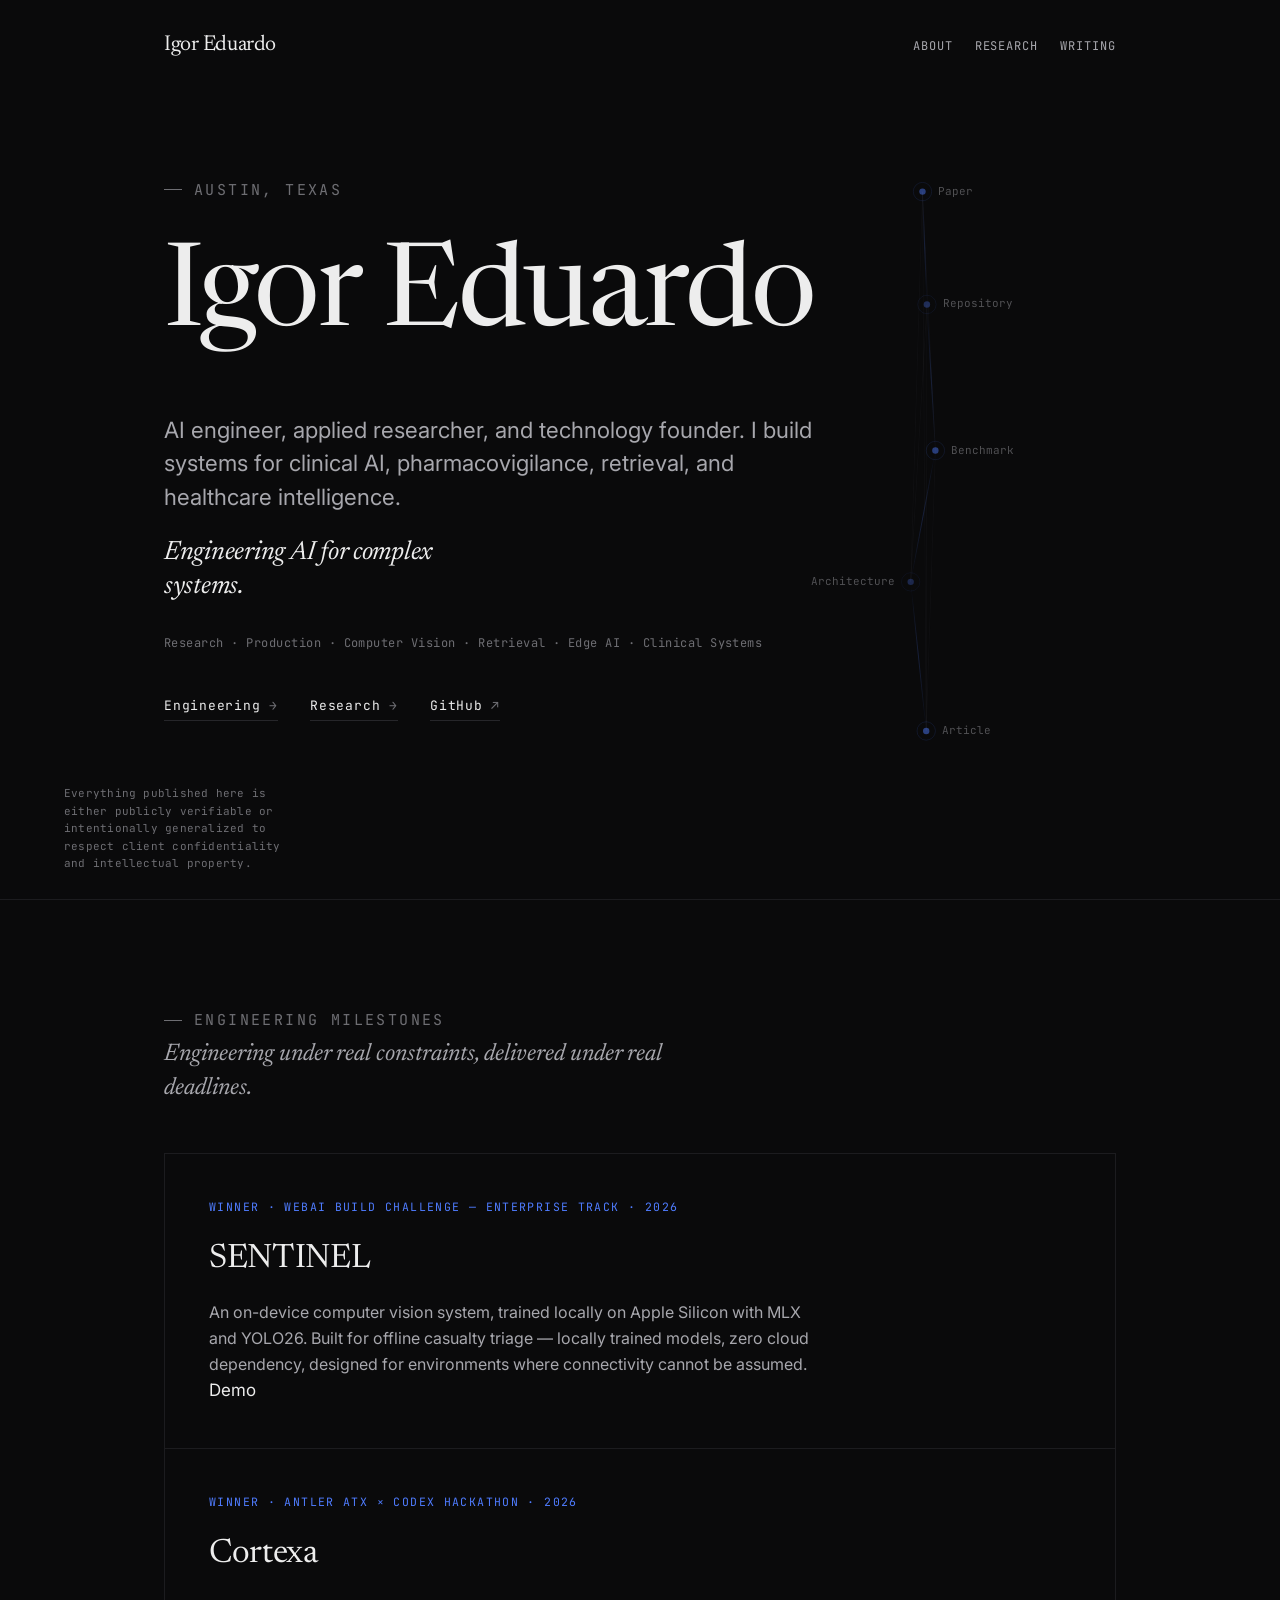
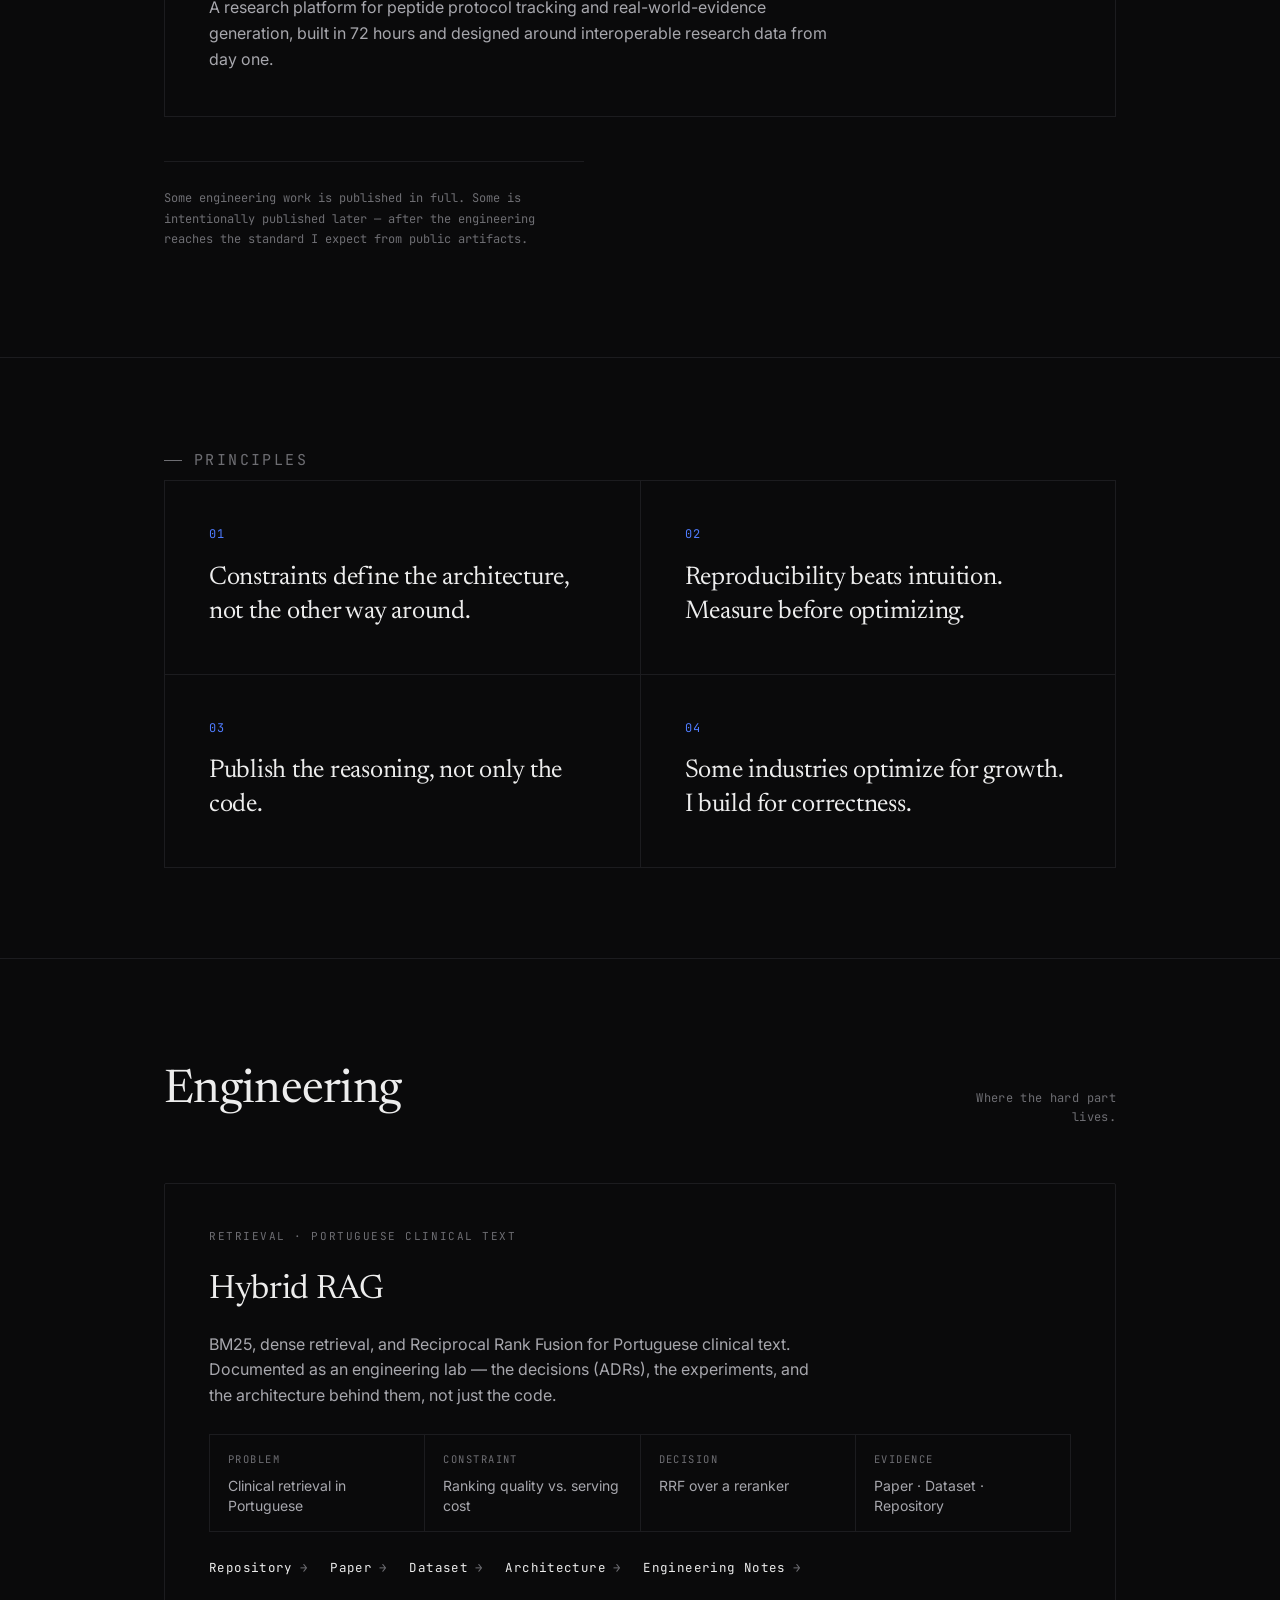
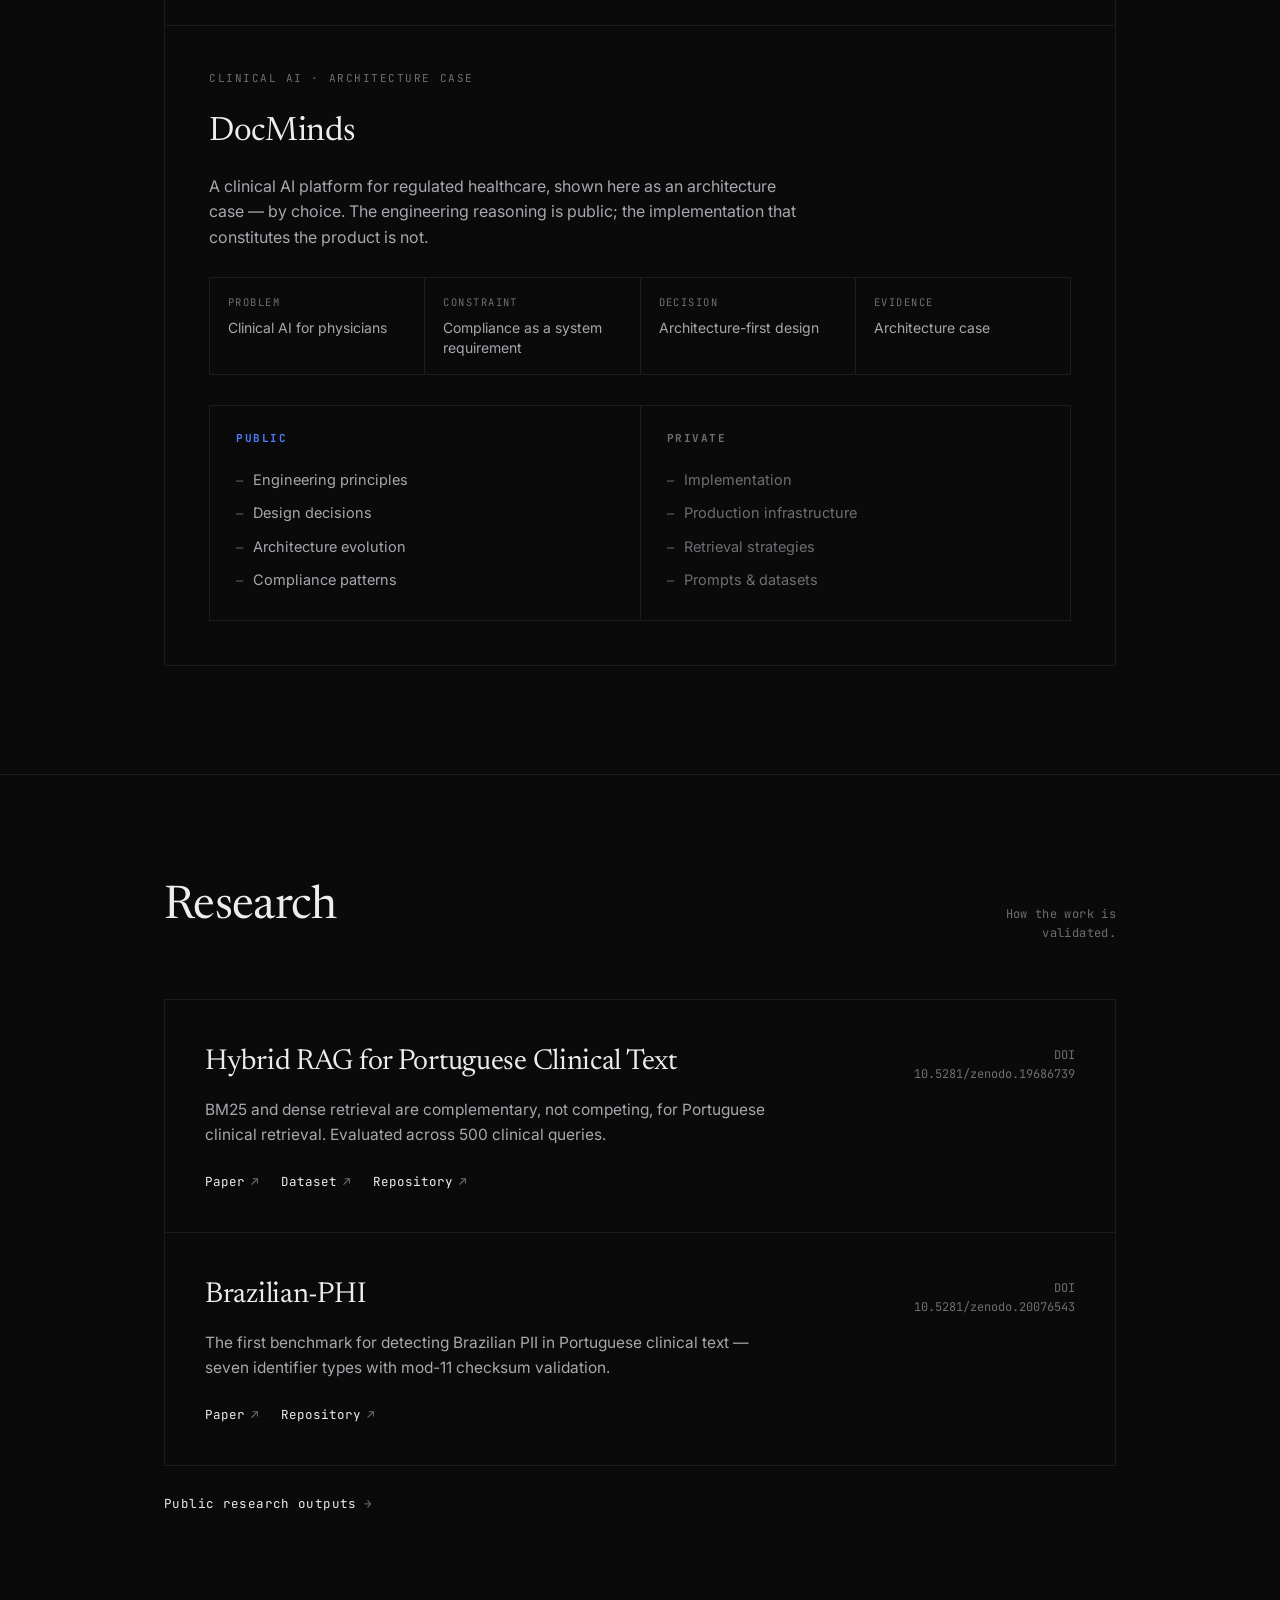
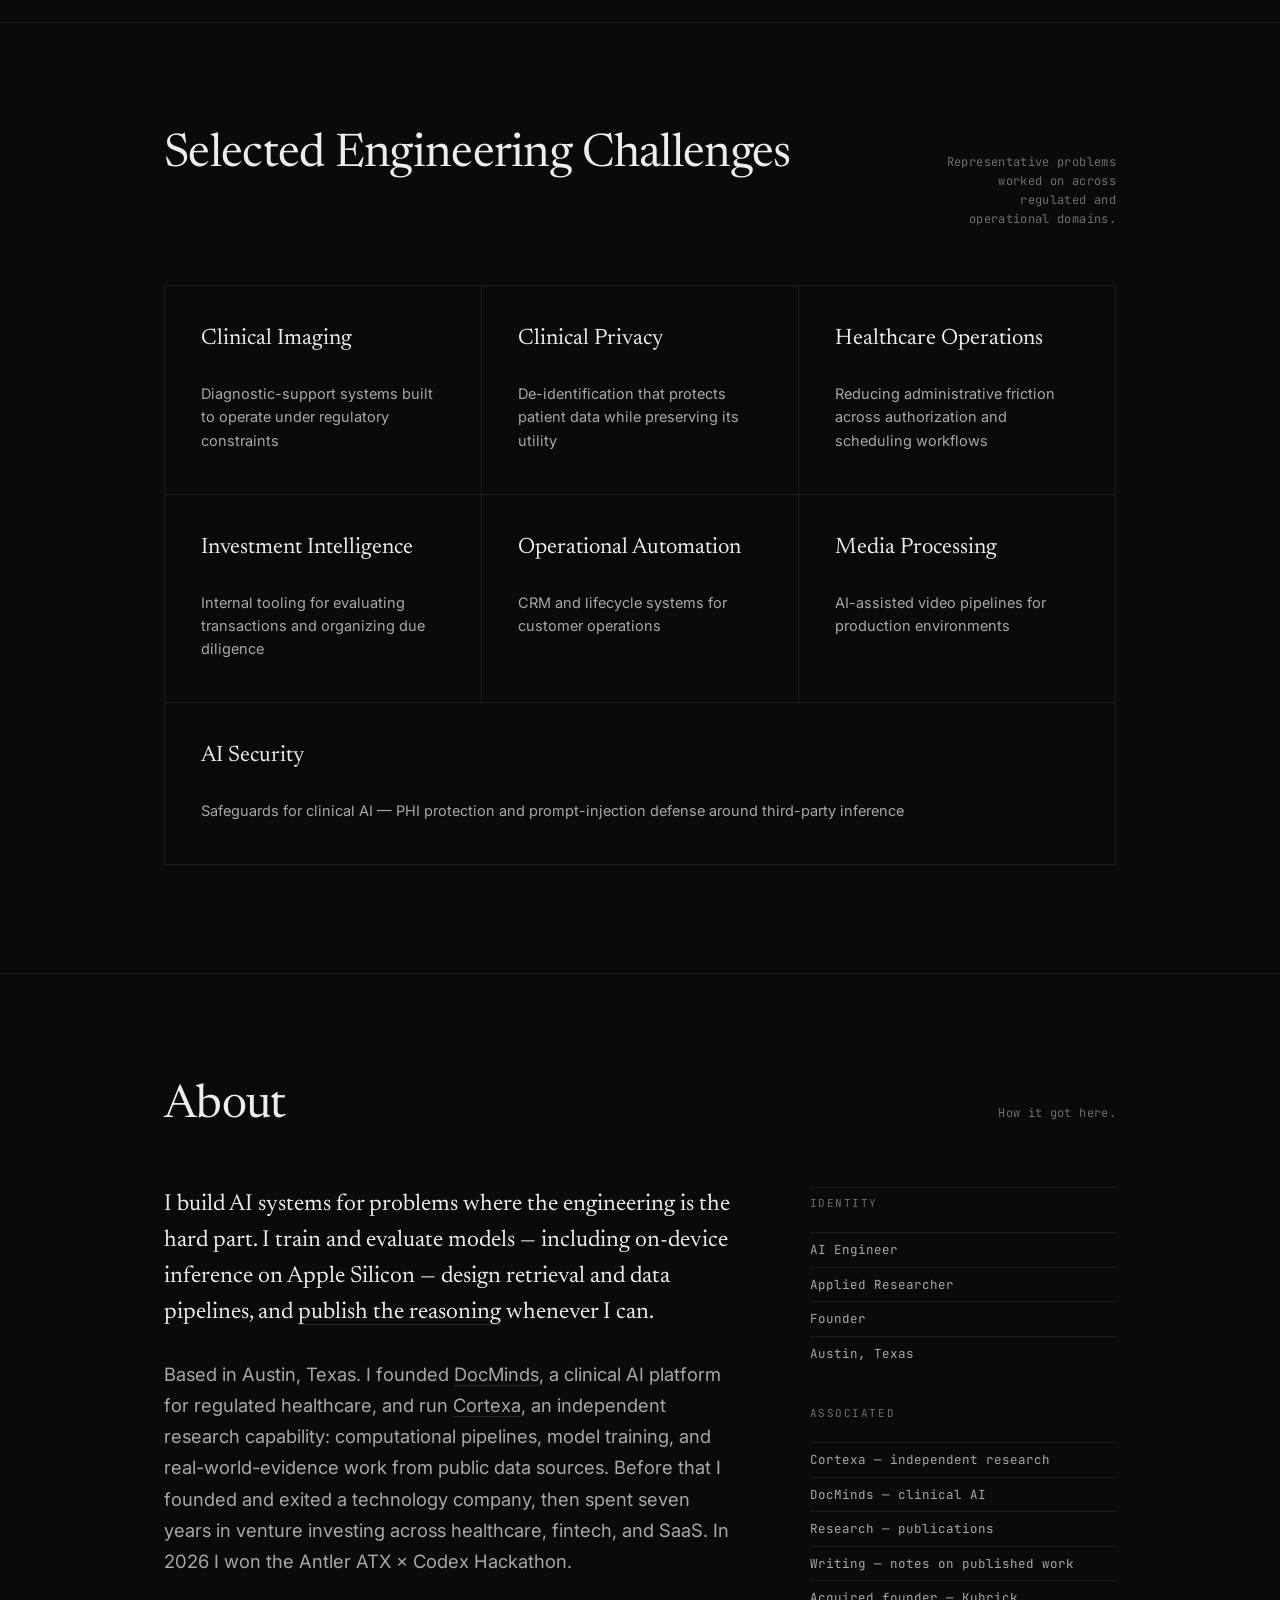
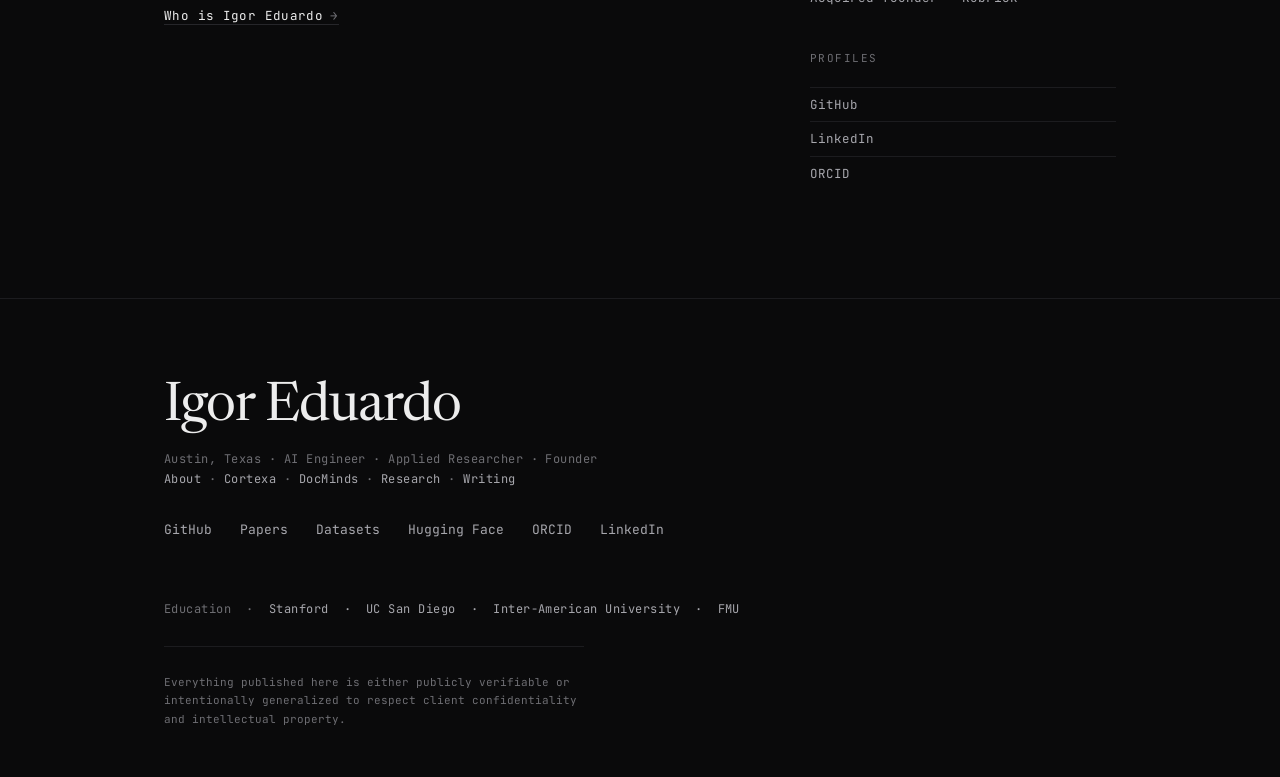
<file: index.html>
<!DOCTYPE html>
<html lang="en">
<head>
<meta charset="UTF-8">
<meta name="viewport" content="width=device-width, initial-scale=1.0">
<!-- Google tag (gtag.js) -->
<script async src="https://www.googletagmanager.com/gtag/js?id=G-GVETYRRB9K"></script>
<script>
  window.dataLayer = window.dataLayer || [];
  function gtag(){dataLayer.push(arguments);}
  gtag('js', new Date());

  gtag('config', 'G-GVETYRRB9K');
</script>
<title>Igor Eduardo — AI Engineer &amp; Founder, Cortexa · Austin, TX</title>
<meta name="description" content="Igor Eduardo is an AI engineer, applied researcher, and technology founder based in Austin, Texas. Work focuses on clinical AI, pharmacovigilance, retrieval systems, and healthcare intelligence.">
<meta name="author" content="Igor Eduardo">
<link rel="canonical" href="https://igoreduardo.com/">
<link rel="icon" href="/favicon.svg" type="image/svg+xml">
<link rel="icon" href="/favicon.ico" sizes="any">
<link rel="apple-touch-icon" href="/apple-touch-icon.png">
<meta property="og:title" content="Igor Eduardo — AI Engineer &amp; Founder, Cortexa · Austin, TX">
<meta property="og:description" content="AI engineer, applied researcher, and technology founder based in Austin, Texas. Clinical AI, pharmacovigilance, retrieval systems, and healthcare intelligence.">
<meta property="og:url" content="https://igoreduardo.com/">
<meta property="og:type" content="profile">
<meta property="og:image" content="https://igoreduardo.com/images/og-igor-eduardo.jpg">
<meta property="og:image:width" content="1200">
<meta property="og:image:height" content="630">
<meta property="og:image:alt" content="Igor Eduardo">
<meta property="og:locale" content="en_US">
<meta name="twitter:card" content="summary_large_image">
<meta name="twitter:title" content="Igor Eduardo — AI Engineer &amp; Founder, Cortexa · Austin, TX">
<meta name="twitter:description" content="AI engineer, applied researcher, and technology founder based in Austin, Texas. Clinical AI, pharmacovigilance, retrieval systems, and healthcare intelligence.">
<meta name="twitter:image" content="https://igoreduardo.com/images/og-igor-eduardo.jpg">
<meta name="twitter:creator" content="@igoreduardht">
<meta property="profile:first_name" content="Igor">
<meta property="profile:last_name" content="Eduardo">
<script type="application/ld+json">
{
  "@context": "https://schema.org",
  "@type": "ProfilePage",
  "mainEntity": {
    "@type": "Person",
    "@id": "https://igoreduardo.com/#igor",
    "name": "Igor Eduardo",
    "url": "https://igoreduardo.com/",
    "image": "https://igoreduardo.com/assets/igor-eduardo-ai-engineer-austin.png",
    "jobTitle": "AI Engineer and Applied Researcher",
    "description": "AI engineer, applied researcher, and technology founder based in Austin, Texas. Work focuses on clinical AI, pharmacovigilance, retrieval systems, and healthcare intelligence.",
    "address": {
      "@type": "PostalAddress",
      "addressLocality": "Austin",
      "addressRegion": "TX",
      "addressCountry": "US"
    },
    "sameAs": [
      "https://www.linkedin.com/in/igor-eduardo-00z/",
      "https://orcid.org/0009-0005-6288-1135",
      "https://github.com/nomad-link-id",
      "https://huggingface.co/igor-eduardo-research",
      "https://huggingface.co/Nomad-link-id",
      "https://medium.com/@nomad-link-id",
      "https://dev.to/nomad-link-id",
      "https://x.com/igoreduardht",
      "https://bsky.app/profile/nomad-linkd-id.bsky.social",
      "https://www.reddit.com/user/nomad-link-id/",
      "https://news.ycombinator.com/user?id=nomad-linkd-id"
    ],
    "knowsAbout": [
      "Clinical AI",
      "Pharmacovigilance",
      "Retrieval systems",
      "Healthcare intelligence",
      "Computer vision",
      "Edge AI"
    ],
    "worksFor": [
      {
        "@type": "Organization",
        "@id": "https://www.cortexa.social/#org",
        "name": "Cortexa",
        "url": "https://www.cortexa.social/"
      },
      {
        "@type": "Organization",
        "@id": "https://www.docminds.ai/#org",
        "name": "DocMinds",
        "url": "https://www.docminds.ai/"
      }
    ]
  }
}
</script>
<link rel="preconnect" href="https://fonts.googleapis.com">
<link rel="preconnect" href="https://fonts.gstatic.com" crossorigin>
<link href="https://fonts.googleapis.com/css2?family=Newsreader:ital,opsz,wght@0,6..72,400;0,6..72,500;1,6..72,400&family=Inter:wght@400;500;600&family=JetBrains+Mono:wght@400;500&display=swap" rel="stylesheet">
<style>
  :root{
    --bg:#0A0A0B;
    --bg-raise:#141416;
    --line:#26262A;
    --line-soft:#1C1C1F;
    --fg:#EDEDED;
    --fg-dim:#A7A7AD;
    --fg-mute:#6E6E73;
    --accent:#4F7CFF;
    --accent-dim:#3355c7;
    --serif:"Newsreader",Georgia,serif;
    --sans:"Inter",system-ui,sans-serif;
    --mono:"JetBrains Mono",ui-monospace,monospace;
    --maxw:1080px;
    --gutter:clamp(20px,5vw,64px);
  }
  *{box-sizing:border-box;margin:0;padding:0}
  html{scroll-behavior:smooth}
  #igor, #about, #docminds, #cortexa, #research, #engineering, #work{
    scroll-margin-top:32px;
  }
  body{
    background:var(--bg);color:var(--fg);
    font-family:var(--sans);font-size:17px;line-height:1.6;
    -webkit-font-smoothing:antialiased;text-rendering:optimizeLegibility;
    overflow-x:hidden;
  }
  a{color:inherit;text-decoration:none}
  ::selection{background:rgba(79,124,255,.28)}

  .wrap{max-width:var(--maxw);margin:0 auto;padding:0 var(--gutter)}

  .site-nav{
    position:absolute;top:0;left:0;right:0;z-index:3;
    padding:28px 0 0;
  }
  .nav-bar{display:flex;justify-content:space-between;align-items:baseline;gap:20px;flex-wrap:wrap}
  .site-nav .brand{font-family:var(--serif);font-size:1.35rem;letter-spacing:-.02em}
  .site-nav .nav-links{display:flex;gap:22px;flex-wrap:wrap;
    font-family:var(--mono);font-size:12px;letter-spacing:.08em;text-transform:uppercase}
  .site-nav a{transition:color .25s}
  .site-nav .nav-links a{color:var(--fg-dim)}
  .site-nav a:hover{color:var(--accent)}
  .section-more{margin-top:28px;font-family:var(--mono);font-size:12.5px;letter-spacing:.03em}
  .section-more a{color:var(--fg);transition:color .25s}
  .section-more a::after{content:"→";margin-left:7px;color:var(--fg-mute);transition:color .25s,margin-left .25s}
  .section-more a:hover{color:var(--accent)}
  .section-more a:hover::after{color:var(--accent);margin-left:11px}

  /* eyebrow / labels */
  .eyebrow{
    font-family:var(--mono);font-size:15px;letter-spacing:.16em;
    text-transform:uppercase;color:var(--fg-mute);
    display:flex;align-items:center;gap:12px;
  }
  .eyebrow::before{content:"";width:18px;height:1px;background:var(--fg-mute)}

  /* ---------- HERO ---------- */
  .hero{position:relative;min-height:100vh;display:flex;align-items:center;
    border-bottom:1px solid var(--line-soft);overflow:hidden}
  #corpus{position:absolute;inset:0;width:100%;height:100%;z-index:0;opacity:.9}
  .hero-inner{position:relative;z-index:2;width:100%}
  .hero h1{
    font-family:var(--serif);font-weight:400;
    font-size:clamp(3rem,9vw,7.5rem);line-height:.98;letter-spacing:-.02em;
    margin:.35em 0 .5em;
  }
  .hero h1 em{font-style:italic;color:var(--fg)}
  .hero .sub{
    max-width:48ch;font-size:clamp(1.05rem,2.2vw,1.4rem);
    color:var(--fg-dim);line-height:1.5;font-weight:400;
  }
  .hero .craft{
    font-family:var(--serif);font-style:italic;
    font-size:clamp(1.2rem,2.4vw,1.65rem);line-height:1.3;
    letter-spacing:-.01em;color:var(--fg);
    max-width:22ch;margin-top:.85em;
  }
  .hero .craft em{font-style:italic;color:var(--fg)}
  .hero .actions{margin-top:2.6rem;display:flex;gap:2rem;flex-wrap:wrap}
  .hero-tags{margin-top:1.8rem;font-family:var(--mono);font-size:12px;
    letter-spacing:.04em;color:var(--fg-mute);line-height:1.8}
  .hero .actions a{
    font-family:var(--mono);font-size:13px;letter-spacing:.06em;
    color:var(--fg);padding-bottom:4px;position:relative;
    transition:color .25s;
  }
  .hero .actions a::after{content:"";position:absolute;left:0;bottom:0;
    width:100%;height:1px;background:var(--line);transition:background .25s,transform .25s;
    transform:scaleX(1);transform-origin:left}
  .hero .actions a:hover{color:var(--accent)}
  .hero .actions a:hover::after{background:var(--accent)}
  .hero .actions a span{color:var(--fg-mute);transition:color .25s}
  .hero .actions a:hover span{color:var(--accent)}

  .governance{
    position:absolute;bottom:26px;z-index:2;
    font-family:var(--mono);font-size:11px;letter-spacing:.02em;
    color:var(--fg-mute);max-width:52ch;line-height:1.6;
  }

  /* ---------- MILESTONES ---------- */
  .milestones{padding:clamp(80px,12vh,150px) 0;border-bottom:1px solid var(--line-soft)}
  .ms-caption{font-family:var(--serif);font-size:clamp(1.15rem,2.2vw,1.5rem);
    color:var(--fg-dim);font-style:italic;max-width:44ch;margin:6px 0 48px;line-height:1.4}
  .ms-list{display:grid;gap:1px;background:var(--line-soft);border:1px solid var(--line-soft)}
  .ms{background:var(--bg);padding:clamp(28px,4vw,44px);transition:background .4s}
  .ms:hover{background:var(--bg-raise)}
  .ms .win{font-family:var(--mono);font-size:11.5px;letter-spacing:.12em;
    text-transform:uppercase;color:var(--accent);margin-bottom:16px;
    display:flex;gap:10px;align-items:center}
  .ms h3{font-family:var(--serif);font-size:clamp(1.5rem,3vw,2.1rem);
    font-weight:400;letter-spacing:-.01em;margin-bottom:14px}
  .ms p{color:var(--fg-dim);max-width:62ch;font-size:16px}
  .ms-note{font-family:var(--mono);font-size:12px;color:var(--fg-mute);
    line-height:1.7;max-width:60ch;margin-top:44px;border-top:1px solid var(--line-soft);padding-top:26px}

  /* ---------- PRINCIPLES ---------- */
  .principles{padding:clamp(70px,10vh,120px) 0;border-bottom:1px solid var(--line-soft)}
  .prin-grid{display:grid;grid-template-columns:repeat(2,1fr);gap:1px;
    background:var(--line-soft);border:1px solid var(--line-soft);margin-top:8px}
  .prin{background:var(--bg);padding:clamp(28px,4vw,44px);transition:background .4s;position:relative}
  .prin:hover{background:var(--bg-raise)}
  .prin .n{font-family:var(--mono);font-size:12px;color:var(--accent);
    letter-spacing:.1em;margin-bottom:16px}
  .prin p{font-family:var(--serif);font-size:clamp(1.2rem,2.3vw,1.6rem);
    line-height:1.35;color:var(--fg);font-weight:400;letter-spacing:-.01em}

  /* constraint spine inside engineering cards */
  .spine{display:grid;grid-template-columns:repeat(4,1fr);gap:1px;margin:26px 0 4px;
    background:var(--line-soft);border:1px solid var(--line-soft)}
  .spine > div{background:var(--bg);padding:16px 18px}
  .spine dt{font-family:var(--mono);font-size:10.5px;letter-spacing:.14em;
    text-transform:uppercase;color:var(--fg-mute);margin-bottom:8px}
  .spine dd{font-size:14px;color:var(--fg-dim);line-height:1.4}
  @media(max-width:760px){.spine{grid-template-columns:1fr 1fr}.prin-grid{grid-template-columns:1fr}}

  /* ---------- SECTION SHELL ---------- */
  section{padding:clamp(80px,12vh,150px) 0;border-bottom:1px solid var(--line-soft)}
  .sec-head{display:flex;justify-content:space-between;align-items:baseline;
    gap:24px;margin-bottom:56px;flex-wrap:wrap}
  .sec-head h2{
    font-family:var(--serif);font-weight:400;font-size:clamp(1.8rem,4vw,2.9rem);
    letter-spacing:-.015em;line-height:1.05;
  }
  .sec-head .q{font-family:var(--mono);font-size:12px;color:var(--fg-mute);
    letter-spacing:.03em;max-width:26ch;text-align:right}

  /* reveal */
  .reveal{opacity:0;transform:translateY(22px);filter:blur(6px);
    transition:opacity .9s cubic-bezier(.2,.7,.2,1),transform .9s cubic-bezier(.2,.7,.2,1),filter .9s}
  .reveal.in{opacity:1;transform:none;filter:none}

  /* ---------- ENGINEERING CARDS ---------- */
  .cards{display:grid;gap:1px;background:var(--line-soft);
    border:1px solid var(--line-soft);border-radius:2px;overflow:hidden}
  .card{background:var(--bg);padding:clamp(28px,4vw,44px);position:relative;
    transition:background .4s}
  .card:hover{background:var(--bg-raise)}
  .card .kicker{font-family:var(--mono);font-size:11px;letter-spacing:.14em;
    text-transform:uppercase;color:var(--fg-mute);margin-bottom:18px;
    display:flex;gap:10px;align-items:center}
  .card h3{font-family:var(--serif);font-size:clamp(1.5rem,3vw,2.1rem);
    font-weight:400;letter-spacing:-.01em;margin-bottom:14px}
  .card p{color:var(--fg-dim);max-width:60ch;font-size:16px}
  .card .links{margin-top:26px;display:flex;gap:22px;flex-wrap:wrap}
  .card .links a{font-family:var(--mono);font-size:12.5px;letter-spacing:.03em;
    color:var(--fg);position:relative;padding-bottom:3px;transition:color .25s}
  .card .links a::after{content:"→";margin-left:7px;color:var(--fg-mute);transition:color .25s,margin-left .25s}
  .card .links a:hover{color:var(--accent)}
  .card .links a:hover::after{color:var(--accent);margin-left:11px}

  /* docminds split */
  .split{display:grid;grid-template-columns:1fr 1fr;gap:1px;margin-top:30px;
    background:var(--line-soft);border:1px solid var(--line-soft)}
  .split > div{background:var(--bg);padding:24px 26px}
  .split h4{font-family:var(--mono);font-size:11px;letter-spacing:.14em;
    text-transform:uppercase;margin-bottom:16px;color:var(--fg-mute)}
  .split.pub h4 span{color:var(--accent)}
  .split ul{list-style:none}
  .split li{font-size:14.5px;color:var(--fg-dim);padding:5px 0;
    display:flex;gap:10px;align-items:baseline}
  .split li::before{content:"—";color:var(--fg-mute);font-family:var(--mono);font-size:12px}
  .split .priv li{color:var(--fg-mute)}

  /* ---------- RESEARCH ---------- */
  .papers{display:grid;gap:1px;background:var(--line-soft);border:1px solid var(--line-soft)}
  .paper{background:var(--bg);padding:clamp(26px,3.5vw,40px);
    display:grid;grid-template-columns:1fr auto;gap:20px 40px;align-items:start;
    transition:background .4s}
  .paper:hover{background:var(--bg-raise)}
  .paper h3{font-family:var(--serif);font-size:clamp(1.35rem,2.6vw,1.8rem);
    font-weight:400;letter-spacing:-.01em;margin-bottom:12px}
  .paper p{color:var(--fg-dim);max-width:58ch;font-size:15.5px}
  .paper .doi{font-family:var(--mono);font-size:12px;color:var(--fg-mute);
    white-space:nowrap;text-align:right;padding-top:6px}
  .paper .links{grid-column:1/-1;display:flex;gap:22px;flex-wrap:wrap;margin-top:4px}
  .paper .links a{font-family:var(--mono);font-size:12.5px;color:var(--fg);transition:color .25s}
  .paper .links a::after{content:"↗";margin-left:6px;color:var(--fg-mute);transition:color .25s}
  .paper .links a:hover{color:var(--accent)}
  .paper .links a:hover::after{color:var(--accent)}

  /* ---------- SELECTED WORK ---------- */
  .work{display:grid;grid-template-columns:repeat(3,1fr);gap:1px;
    background:var(--line-soft);border:1px solid var(--line-soft)}
  .work > div{background:var(--bg);padding:clamp(24px,3vw,36px);transition:background .4s}
  .work > div:hover{background:var(--bg-raise)}
  .work > div:last-child:nth-child(3n+1){grid-column:1/-1}
  .work h3{font-family:var(--serif);font-size:1.4rem;font-weight:400;margin-bottom:18px}
  .work ul{list-style:none}
  .work li{font-size:14.5px;color:var(--fg-dim);padding:6px 0;
    border-top:1px solid var(--line-soft)}
  .work li:first-child{border-top:none}

  /* ---------- ABOUT ---------- */
  .about-grid{display:grid;grid-template-columns:1.3fr .7fr;gap:clamp(40px,6vw,90px)}
  .about-body p{font-family:var(--serif);font-size:clamp(1.15rem,2vw,1.45rem);
    line-height:1.55;color:var(--fg);margin-bottom:1.2em;font-weight:400}
  .about-body p+p{font-size:clamp(1rem,1.6vw,1.15rem);color:var(--fg-dim);font-family:var(--sans);line-height:1.7}
  .about-body a{border-bottom:1px solid var(--line);transition:color .25s,border-color .25s}
  .about-body a:hover{color:var(--accent);border-bottom-color:var(--accent)}
  .roles{font-family:var(--mono);font-size:12.5px;line-height:2.2;color:var(--fg-dim)}
  .roles .r-label{color:var(--fg-mute);display:block;letter-spacing:.14em;
    text-transform:uppercase;font-size:11px;margin-bottom:14px}
  .roles .r-later{margin-top:28px;border-top:none}
  .roles span{display:block;padding:3px 0;border-top:1px solid var(--line-soft)}
  .roles a{transition:color .25s}
  .roles a:hover{color:var(--accent)}

  /* ---------- FOOTER ---------- */
  footer{padding:clamp(60px,9vh,110px) 0 48px}
  .foot-top{display:flex;justify-content:space-between;align-items:flex-end;
    gap:30px;flex-wrap:wrap;margin-bottom:60px}
  .foot-name{font-family:var(--serif);font-size:clamp(2rem,5vw,3.4rem);
    font-weight:400;letter-spacing:-.02em;line-height:1}
  .foot-id{font-family:var(--mono);font-size:12px;color:var(--fg-mute);
    letter-spacing:.04em;margin-top:14px;line-height:1.7}
  .foot-id a{color:var(--fg-dim);transition:color .25s}
  .foot-id a:hover{color:var(--accent)}
  .foot-links{display:flex;gap:28px;flex-wrap:wrap}
  .foot-links a{font-family:var(--mono);font-size:13px;color:var(--fg-dim);
    position:relative;transition:color .25s}
  .foot-links a:hover{color:var(--accent)}
  .edu{font-family:var(--mono);font-size:12px;color:var(--fg-mute);
    letter-spacing:.04em;margin-bottom:26px}
  .edu span{color:var(--fg-dim)}
  .foot-gov{font-family:var(--mono);font-size:11px;color:var(--fg-mute);
    max-width:60ch;line-height:1.7;border-top:1px solid var(--line-soft);padding-top:26px}

  @media(max-width:760px){
    .about-grid{grid-template-columns:1fr}
    .work{grid-template-columns:1fr}
    .split{grid-template-columns:1fr}
    .paper{grid-template-columns:1fr}
    .paper .doi{text-align:left}
    .sec-head .q{text-align:left}
  }
  @media(prefers-reduced-motion:reduce){
    .reveal{opacity:1;transform:none;filter:none;transition:none}
    html{scroll-behavior:auto}
  }
</style>
</head>
<body>

<!-- ===================== HERO ===================== -->
<header class="hero">
  <canvas id="corpus"></canvas>
  <nav class="site-nav" aria-label="Primary">
    <div class="wrap nav-bar">
      <a class="brand" href="/">Igor Eduardo</a>
      <div class="nav-links">
        <a href="/about/">About</a>
        <a href="/research/">Research</a>
        <a href="/writing/">Writing</a>
      </div>
    </div>
  </nav>
  <div class="wrap hero-inner">
    <div class="reveal in">
      <div class="eyebrow">Austin, Texas</div>
      <h1 id="igor">Igor Eduardo</h1>
      <p class="sub">AI engineer, applied researcher, and technology founder. I build systems for clinical AI, pharmacovigilance, retrieval, and healthcare intelligence.</p>
      <p class="craft">Engineering AI for <em>complex systems.</em></p>
      <div class="hero-tags">Research · Production · Computer Vision · Retrieval · Edge AI · Clinical Systems</div>
      <div class="actions">
        <a href="#engineering">Engineering <span>→</span></a>
        <a href="#research">Research <span>→</span></a>
        <a href="https://github.com/nomad-link-id" target="_blank" rel="noopener">GitHub <span>↗</span></a>
      </div>
    </div>
  </div>
  <div class="wrap governance">Everything published here is either publicly verifiable or intentionally generalized to respect client confidentiality and intellectual property.</div>
</header>

<!-- ===================== MILESTONES ===================== -->
<section class="milestones">
  <div class="wrap">
    <div class="eyebrow reveal">Engineering Milestones</div>
    <p class="ms-caption reveal">Engineering under real constraints, delivered under real deadlines.</p>
    <div class="ms-list reveal">
      <div class="ms">
        <div class="win">Winner · webAI Build Challenge — Enterprise Track · 2026</div>
        <h3>SENTINEL</h3>
        <p>An on-device computer vision system, trained locally on Apple Silicon with MLX and YOLO26. Built for offline casualty triage — locally trained models, zero cloud dependency, designed for environments where connectivity cannot be assumed.</p>
        <div class="links"><a href="https://youtu.be/c2v5Mdg5fpw" target="_blank" rel="noopener">Demo</a></div>
      </div>
      <div class="ms">
        <div class="win">Winner · Antler ATX × Codex Hackathon · 2026</div>
        <h3>Cortexa</h3>
        <p>A research platform for peptide protocol tracking and real-world-evidence generation, built in 72 hours and designed around interoperable research data from day one.</p>
      </div>
    </div>
    <p class="ms-note reveal">Some engineering work is published in full. Some is intentionally published later — after the engineering reaches the standard I expect from public artifacts.</p>
  </div>
</section>

<!-- ===================== PRINCIPLES ===================== -->
<section class="principles">
  <div class="wrap">
    <div class="eyebrow reveal">Principles</div>
    <div class="prin-grid reveal">
      <div class="prin"><div class="n">01</div><p>Constraints define the architecture, not the other way around.</p></div>
      <div class="prin"><div class="n">02</div><p>Reproducibility beats intuition. Measure before optimizing.</p></div>
      <div class="prin"><div class="n">03</div><p>Publish the reasoning, not only the code.</p></div>
      <div class="prin"><div class="n">04</div><p>Some industries optimize for growth. I build for correctness.</p></div>
    </div>
  </div>
</section>

<!-- ===================== ENGINEERING ===================== -->
<section id="engineering">
  <div class="wrap">
    <div class="sec-head reveal">
      <h2>Engineering</h2>
      <div class="q">Where the hard part lives.</div>
    </div>
    <div class="cards reveal">
      <div class="card">
        <div class="kicker">Retrieval · Portuguese clinical text</div>
        <h3>Hybrid RAG</h3>
        <p>BM25, dense retrieval, and Reciprocal Rank Fusion for Portuguese clinical text. Documented as an engineering lab — the decisions (ADRs), the experiments, and the architecture behind them, not just the code.</p>
        <dl class="spine">
          <div><dt>Problem</dt><dd>Clinical retrieval in Portuguese</dd></div>
          <div><dt>Constraint</dt><dd>Ranking quality vs. serving cost</dd></div>
          <div><dt>Decision</dt><dd>RRF over a reranker</dd></div>
          <div><dt>Evidence</dt><dd>Paper · Dataset · Repository</dd></div>
        </dl>
        <div class="links">
          <a href="https://github.com/nomad-link-id/hybrid-rag-pipeline" target="_blank" rel="noopener">Repository</a>
          <a href="https://doi.org/10.5281/zenodo.19686739" target="_blank" rel="noopener">Paper</a>
          <a href="https://huggingface.co/datasets/igor-eduardo-research/mirage-pt" target="_blank" rel="noopener">Dataset</a>
          <a href="https://github.com/nomad-link-id/hybrid-rag-pipeline/blob/main/engineering/ARCHITECTURE.md" target="_blank" rel="noopener">Architecture</a>
          <a href="https://github.com/nomad-link-id/hybrid-rag-pipeline/tree/main/adrs" target="_blank" rel="noopener">Engineering Notes</a>
        </div>
      </div>
      <div class="card" id="docminds">
        <div class="kicker">Clinical AI · Architecture Case</div>
        <h3><a href="https://www.docminds.ai/" target="_blank" rel="noopener">DocMinds</a></h3>
        <p>A clinical AI platform for regulated healthcare, shown here as an architecture case — by choice. The engineering reasoning is public; the implementation that constitutes the product is not.</p>
        <dl class="spine">
          <div><dt>Problem</dt><dd>Clinical AI for physicians</dd></div>
          <div><dt>Constraint</dt><dd>Compliance as a system requirement</dd></div>
          <div><dt>Decision</dt><dd>Architecture-first design</dd></div>
          <div><dt>Evidence</dt><dd>Architecture case</dd></div>
        </dl>
        <div class="split pub">
          <div>
            <h4><span>Public</span></h4>
            <ul>
              <li>Engineering principles</li>
              <li>Design decisions</li>
              <li>Architecture evolution</li>
              <li>Compliance patterns</li>
            </ul>
          </div>
          <div class="priv">
            <h4>Private</h4>
            <ul>
              <li>Implementation</li>
              <li>Production infrastructure</li>
              <li>Retrieval strategies</li>
              <li>Prompts &amp; datasets</li>
            </ul>
          </div>
        </div>
      </div>
    </div>
  </div>
</section>

<!-- ===================== RESEARCH ===================== -->
<section id="research">
  <div class="wrap">
    <div class="sec-head reveal">
      <h2>Research</h2>
      <div class="q">How the work is validated.</div>
    </div>
    <div class="papers reveal">
      <div class="paper">
        <div>
          <h3>Hybrid RAG for Portuguese Clinical Text</h3>
          <p>BM25 and dense retrieval are complementary, not competing, for Portuguese clinical retrieval. Evaluated across 500 clinical queries.</p>
        </div>
        <div class="doi">DOI<br>10.5281/zenodo.19686739</div>
        <div class="links">
          <a href="https://doi.org/10.5281/zenodo.19686739" target="_blank" rel="noopener">Paper</a>
          <a href="https://huggingface.co/datasets/igor-eduardo-research/mirage-pt" target="_blank" rel="noopener">Dataset</a>
          <a href="https://github.com/nomad-link-id/hybrid-rag-pipeline" target="_blank" rel="noopener">Repository</a>
        </div>
      </div>
      <div class="paper">
        <div>
          <h3>Brazilian-PHI</h3>
          <p>The first benchmark for detecting Brazilian PII in Portuguese clinical text — seven identifier types with mod-11 checksum validation.</p>
        </div>
        <div class="doi">DOI<br>10.5281/zenodo.20076543</div>
        <div class="links">
          <a href="https://doi.org/10.5281/zenodo.20076543" target="_blank" rel="noopener">Paper</a>
          <a href="https://github.com/nomad-link-id/brazilian-phi" target="_blank" rel="noopener">Repository</a>
        </div>
      </div>
    </div>
    <div class="section-more reveal"><a href="/research/">Public research outputs</a></div>
  </div>
</section>

<!-- ===================== SELECTED WORK ===================== -->
<section id="work">
  <div class="wrap">
    <div class="sec-head reveal">
      <h2>Selected Engineering Challenges</h2>
      <div class="q">Representative problems worked on across regulated and operational domains.</div>
    </div>
    <div class="work reveal">
      <div>
        <h3>Clinical Imaging</h3>
        <ul>
          <li>Diagnostic-support systems built to operate under regulatory constraints</li>
        </ul>
      </div>
      <div>
        <h3>Clinical Privacy</h3>
        <ul>
          <li>De-identification that protects patient data while preserving its utility</li>
        </ul>
      </div>
      <div>
        <h3>Healthcare Operations</h3>
        <ul>
          <li>Reducing administrative friction across authorization and scheduling workflows</li>
        </ul>
      </div>
      <div>
        <h3>Investment Intelligence</h3>
        <ul>
          <li>Internal tooling for evaluating transactions and organizing due diligence</li>
        </ul>
      </div>
      <div>
        <h3>Operational Automation</h3>
        <ul>
          <li>CRM and lifecycle systems for customer operations</li>
        </ul>
      </div>
      <div>
        <h3>Media Processing</h3>
        <ul>
          <li>AI-assisted video pipelines for production environments</li>
        </ul>
      </div>
      <div>
        <h3>AI Security</h3>
        <ul>
          <li>Safeguards for clinical AI — PHI protection and prompt-injection defense around third-party inference</li>
        </ul>
      </div>
    </div>
  </div>
</section>

<!-- ===================== ABOUT ===================== -->
<section id="about">
  <div class="wrap">
    <div class="sec-head reveal">
      <h2>About</h2>
      <div class="q">How it got here.</div>
    </div>
    <div class="about-grid reveal">
      <div class="about-body">
        <p>I build AI systems for problems where the engineering is the hard part. I train and evaluate models — including on-device inference on Apple Silicon — design retrieval and data pipelines, and <a href="#research">publish the reasoning</a> whenever I can.</p>
        <p>Based in Austin, Texas. I founded <a href="#docminds">DocMinds</a>, a clinical AI platform for regulated healthcare, and run <a id="cortexa" href="https://www.cortexa.social/" target="_blank" rel="noopener">Cortexa</a>, an independent research capability: computational pipelines, model training, and real-world-evidence work from public data sources. Before that I founded and exited a technology company, then spent seven years in venture investing across healthcare, fintech, and SaaS. In 2026 I won the Antler ATX × Codex Hackathon.</p>
        <div class="section-more"><a href="/about/">Who is Igor Eduardo</a></div>
      </div>
      <div class="roles">
        <span class="r-label">Identity</span>
        <span>AI Engineer</span>
        <span>Applied Researcher</span>
        <span>Founder</span>
        <span>Austin, Texas</span>
        <span class="r-label r-later">Associated</span>
        <span><a href="#cortexa">Cortexa</a> — independent research</span>
        <span><a href="#docminds">DocMinds</a> — clinical AI</span>
        <span><a href="#research">Research</a> — publications</span>
        <span><a href="/writing/">Writing</a> — notes on published work</span>
        <span>Acquired founder — Kubrick</span>
        <span class="r-label r-later">Profiles</span>
        <span><a href="https://github.com/nomad-link-id" target="_blank" rel="noopener">GitHub</a></span>
        <span><a href="https://www.linkedin.com/in/igor-eduardo-00z/" target="_blank" rel="noopener">LinkedIn</a></span>
        <span><a href="https://orcid.org/0009-0005-6288-1135" target="_blank" rel="noopener">ORCID</a></span>
      </div>
    </div>
  </div>
</section>

<!-- ===================== FOOTER ===================== -->
<footer>
  <div class="wrap">
    <div class="foot-top reveal">
      <div>
        <div class="foot-name">Igor Eduardo</div>
        <div class="foot-id">Austin, Texas · AI Engineer · Applied Researcher · Founder<br>
          <a href="/about/">About</a> · <a href="#cortexa">Cortexa</a> · <a href="#docminds">DocMinds</a> · <a href="/research/">Research</a> · <a href="/writing/">Writing</a></div>
      </div>
      <div class="foot-links">
        <a href="https://github.com/nomad-link-id" target="_blank" rel="noopener">GitHub</a>
        <a href="https://orcid.org/0009-0005-6288-1135" target="_blank" rel="noopener">Papers</a>
        <a href="https://doi.org/10.5281/zenodo.19686739" target="_blank" rel="noopener">Datasets</a>
        <a href="https://huggingface.co/igor-eduardo-research" target="_blank" rel="noopener">Hugging Face</a>
        <a href="https://orcid.org/0009-0005-6288-1135" target="_blank" rel="noopener">ORCID</a>
        <a href="https://www.linkedin.com/in/igor-eduardo-00z/" target="_blank" rel="noopener">LinkedIn</a>
      </div>
    </div>
    <div class="edu reveal">Education&nbsp;&nbsp;·&nbsp;&nbsp;<span>Stanford &nbsp;·&nbsp; UC San Diego &nbsp;·&nbsp; Inter-American University &nbsp;·&nbsp; FMU</span></div>
    <div class="foot-gov reveal">Everything published here is either publicly verifiable or intentionally generalized to respect client confidentiality and intellectual property.</div>
  </div>
</footer>

<script>
/* ---------- scroll reveal ---------- */
const io=new IntersectionObserver((es)=>{
  es.forEach(e=>{if(e.isIntersecting){e.target.classList.add('in');io.unobserve(e.target)}});
},{threshold:.14,rootMargin:'0px 0px -8% 0px'});
document.querySelectorAll('.reveal').forEach(el=>io.observe(el));

/* ---------- hero: the living corpus ---------- */
(function(){
  const c=document.getElementById('corpus');
  if(!c) return;
  const reduce=window.matchMedia('(prefers-reduced-motion: reduce)').matches;
  const ctx=c.getContext('2d');
  let w,h,dpr,nodes,t=0;
  const LABELS=['Paper','Repository','Benchmark','Architecture','Article'];

  function size(){
    dpr=Math.min(window.devicePixelRatio||1,2);
    w=c.clientWidth;h=c.clientHeight;
    c.width=w*dpr;c.height=h*dpr;ctx.setTransform(dpr,0,0,dpr,0,0);
    build();
  }
  function build(){
    // a vertical spine of labelled nodes on the right portion of the hero
    nodes=[];
    const n=LABELS.length;
    const cx=w>760? w*0.72 : w*0.5;
    const top=h*0.20, bottom=h*0.80;
    for(let i=0;i<n;i++){
      const y=top+(bottom-top)*(i/(n-1));
      nodes.push({
        x:cx+(i%2? 42:-42)*(w>760?1:0.4),
        y, bx:cx, by:y,
        r:3.2, label:LABELS[i],
        ph:Math.random()*Math.PI*2, amp:10+Math.random()*10
      });
    }
  }
  function draw(){
    ctx.clearRect(0,0,w,h);
    t+=reduce?0:0.006;
    // update positions (slow drift)
    nodes.forEach((nd,i)=>{
      nd.x=nd.bx+Math.sin(t+nd.ph)*nd.amp;
      nd.y=nd.by+Math.cos(t*0.8+nd.ph)*nd.amp*0.6;
    });
    // connecting lines (the corpus reinforcing itself)
    for(let i=0;i<nodes.length-1;i++){
      const a=nodes[i],b=nodes[i+1];
      const g=ctx.createLinearGradient(a.x,a.y,b.x,b.y);
      g.addColorStop(0,'rgba(79,124,255,0.0)');
      g.addColorStop(.5,'rgba(79,124,255,0.22)');
      g.addColorStop(1,'rgba(79,124,255,0.0)');
      ctx.strokeStyle=g;ctx.lineWidth=1;
      ctx.beginPath();ctx.moveTo(a.x,a.y);ctx.lineTo(b.x,b.y);ctx.stroke();
    }
    // faint cross-links (non-adjacent) — barely perceptible
    ctx.strokeStyle='rgba(120,120,130,0.06)';ctx.lineWidth=1;
    for(let i=0;i<nodes.length;i++){
      for(let j=i+2;j<nodes.length;j++){
        ctx.beginPath();ctx.moveTo(nodes[i].x,nodes[i].y);ctx.lineTo(nodes[j].x,nodes[j].y);ctx.stroke();
      }
    }
    // nodes + labels
    nodes.forEach(nd=>{
      const pulse=reduce?1:(0.75+0.25*Math.sin(t*2+nd.ph));
      ctx.beginPath();
      ctx.arc(nd.x,nd.y,nd.r,0,Math.PI*2);
      ctx.fillStyle=`rgba(79,124,255,${0.55*pulse})`;ctx.fill();
      ctx.beginPath();
      ctx.arc(nd.x,nd.y,nd.r+6,0,Math.PI*2);
      ctx.strokeStyle=`rgba(79,124,255,${0.14*pulse})`;ctx.lineWidth=1;ctx.stroke();
      // label
      ctx.font='11px "JetBrains Mono", monospace';
      ctx.fillStyle='rgba(167,167,173,0.5)';
      ctx.textBaseline='middle';
      const off=nd.x>=nd.bx? 16 : -16 - ctx.measureText(nd.label).width;
      ctx.fillText(nd.label,nd.x+off,nd.y);
    });
    requestAnimationFrame(draw);
  }
  window.addEventListener('resize',size,{passive:true});
  size();draw();
})();
</script>
</body>
</html>
</file>
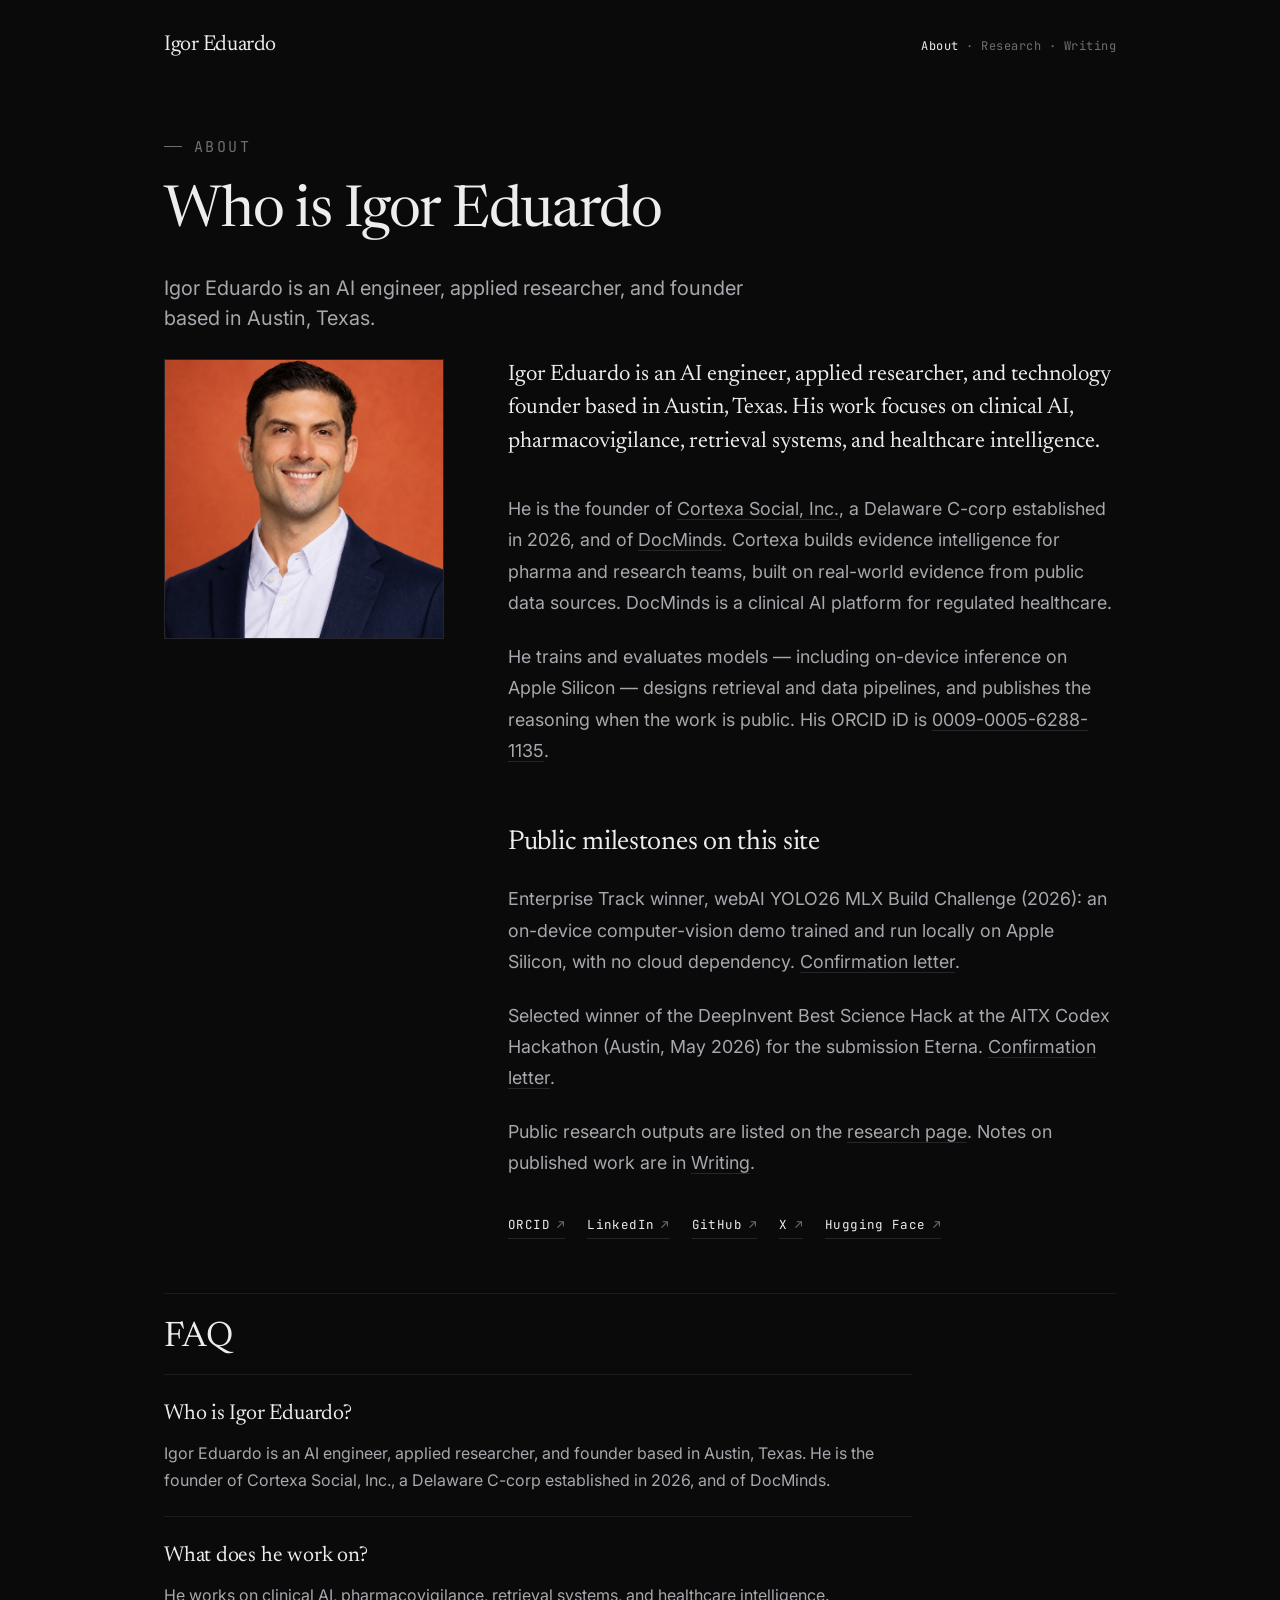
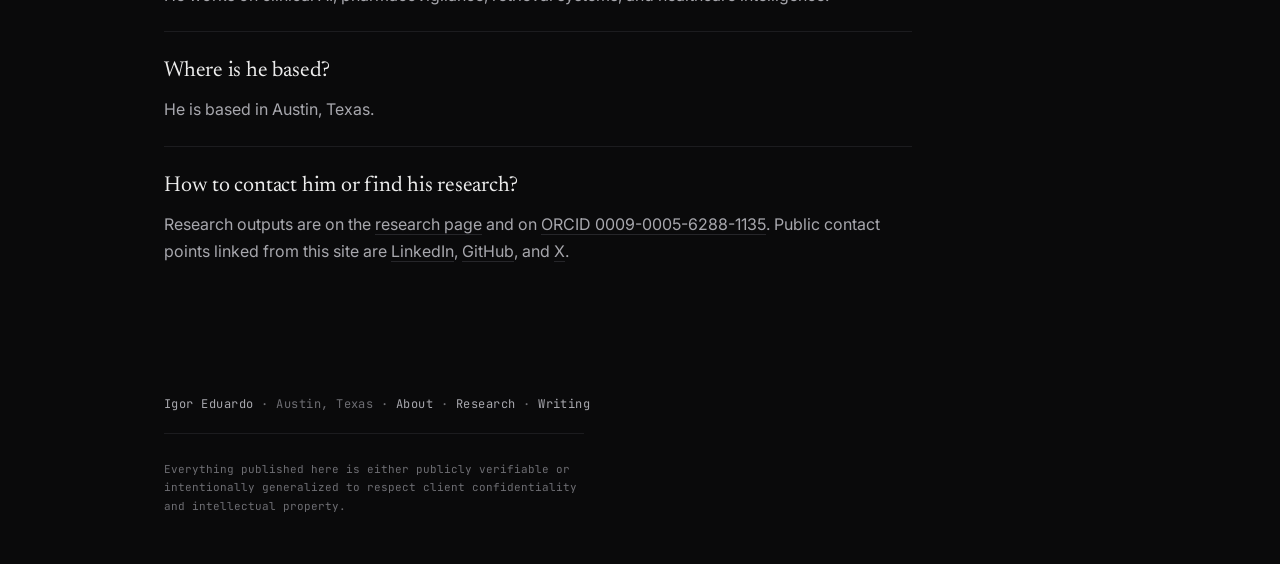
<file: about/index.html>
<!DOCTYPE html>
<html lang="en">
<head>
<meta charset="UTF-8">
<meta name="viewport" content="width=device-width, initial-scale=1.0">
<!-- Google tag (gtag.js) -->
<script async src="https://www.googletagmanager.com/gtag/js?id=G-GVETYRRB9K"></script>
<script>
  window.dataLayer = window.dataLayer || [];
  function gtag(){dataLayer.push(arguments);}
  gtag('js', new Date());

  gtag('config', 'G-GVETYRRB9K');
</script>
<title>Who is Igor Eduardo | Igor Eduardo</title>
<meta name="description" content="Who is Igor Eduardo? An AI engineer, applied researcher, and founder based in Austin, Texas. Founder of Cortexa Social, Inc. and DocMinds. ORCID 0009-0005-6288-1135.">
<meta name="author" content="Igor Eduardo">
<link rel="canonical" href="https://igoreduardo.com/about/">
<link rel="icon" href="/favicon.svg" type="image/svg+xml">
<link rel="icon" href="/favicon.ico" sizes="any">
<link rel="apple-touch-icon" href="/apple-touch-icon.png">
<meta property="og:title" content="Who is Igor Eduardo | Igor Eduardo">
<meta property="og:description" content="AI engineer, applied researcher, and founder based in Austin, Texas. Founder of Cortexa Social, Inc. and DocMinds.">
<meta property="og:url" content="https://igoreduardo.com/about/">
<meta property="og:type" content="profile">
<meta property="og:image" content="https://igoreduardo.com/images/og-igor-eduardo.jpg">
<meta property="og:image:width" content="1200">
<meta property="og:image:height" content="630">
<meta property="og:image:alt" content="Igor Eduardo">
<meta property="og:locale" content="en_US">
<meta name="twitter:card" content="summary_large_image">
<meta name="twitter:title" content="Who is Igor Eduardo | Igor Eduardo">
<meta name="twitter:description" content="AI engineer, applied researcher, and founder based in Austin, Texas. Founder of Cortexa Social, Inc. and DocMinds.">
<meta name="twitter:image" content="https://igoreduardo.com/images/og-igor-eduardo.jpg">
<meta name="twitter:creator" content="@igoreduardht">
<meta property="profile:first_name" content="Igor">
<meta property="profile:last_name" content="Eduardo">
<script type="application/ld+json">
{
  "@context": "https://schema.org",
  "@graph": [
    {
      "@type": "ProfilePage",
      "@id": "https://igoreduardo.com/about/",
      "url": "https://igoreduardo.com/about/",
      "name": "Who is Igor Eduardo",
      "inLanguage": "en",
      "primaryImageOfPage": {
        "@type": "ImageObject",
        "url": "https://igoreduardo.com/assets/igor-eduardo-ai-engineer-austin.png",
        "caption": "Igor Eduardo, AI engineer and founder of Cortexa, Austin, Texas"
      },
      "mainEntity": {
        "@id": "https://igoreduardo.com/#igor"
      }
    },
    {
      "@type": "Person",
      "@id": "https://igoreduardo.com/#igor",
      "name": "Igor Eduardo",
      "url": "https://igoreduardo.com/",
      "image": "https://igoreduardo.com/assets/igor-eduardo-ai-engineer-austin.png",
      "jobTitle": "AI Engineer and Applied Researcher",
      "description": "AI engineer, applied researcher, and technology founder based in Austin, Texas. Work focuses on clinical AI, pharmacovigilance, retrieval systems, and healthcare intelligence.",
      "identifier": {
        "@type": "PropertyValue",
        "propertyID": "ORCID",
        "value": "0009-0005-6288-1135",
        "url": "https://orcid.org/0009-0005-6288-1135"
      },
      "address": {
        "@type": "PostalAddress",
        "addressLocality": "Austin",
        "addressRegion": "TX",
        "addressCountry": "US"
      },
      "sameAs": [
        "https://www.linkedin.com/in/igor-eduardo-00z/",
        "https://orcid.org/0009-0005-6288-1135",
        "https://github.com/nomad-link-id",
        "https://huggingface.co/igor-eduardo-research",
        "https://huggingface.co/Nomad-link-id",
        "https://medium.com/@nomad-link-id",
        "https://dev.to/nomad-link-id",
        "https://x.com/igoreduardht",
        "https://bsky.app/profile/nomad-linkd-id.bsky.social",
        "https://www.reddit.com/user/nomad-link-id/",
        "https://news.ycombinator.com/user?id=nomad-linkd-id"
      ],
      "knowsAbout": [
        "Clinical AI",
        "Pharmacovigilance",
        "Retrieval systems",
        "Healthcare intelligence",
        "Computer vision",
        "Edge AI"
      ],
      "worksFor": [
        {
          "@type": "Organization",
          "@id": "https://www.cortexa.social/#org",
          "name": "Cortexa",
          "legalName": "Cortexa Social, Inc.",
          "url": "https://www.cortexa.social/"
        },
        {
          "@type": "Organization",
          "@id": "https://www.docminds.ai/#org",
          "name": "DocMinds",
          "url": "https://www.docminds.ai/"
        }
      ]
    }
  ]
}
</script>
<script type="application/ld+json">
{
  "@context": "https://schema.org",
  "@type": "FAQPage",
  "url": "https://igoreduardo.com/about/",
  "mainEntity": [
    {
      "@type": "Question",
      "name": "Who is Igor Eduardo?",
      "acceptedAnswer": {
        "@type": "Answer",
        "text": "Igor Eduardo is an AI engineer, applied researcher, and founder based in Austin, Texas. He is the founder of Cortexa Social, Inc., a Delaware C-corp established in 2026, and of DocMinds."
      }
    },
    {
      "@type": "Question",
      "name": "What does he work on?",
      "acceptedAnswer": {
        "@type": "Answer",
        "text": "He works on clinical AI, pharmacovigilance, retrieval systems, and healthcare intelligence."
      }
    },
    {
      "@type": "Question",
      "name": "Where is he based?",
      "acceptedAnswer": {
        "@type": "Answer",
        "text": "He is based in Austin, Texas."
      }
    },
    {
      "@type": "Question",
      "name": "How to contact him or find his research?",
      "acceptedAnswer": {
        "@type": "Answer",
        "text": "Research outputs are on the research page and on ORCID 0009-0005-6288-1135. Public contact points linked from this site are LinkedIn, GitHub, and X."
      }
    }
  ]
}
</script>
<link rel="preconnect" href="https://fonts.googleapis.com">
<link rel="preconnect" href="https://fonts.gstatic.com" crossorigin>
<link href="https://fonts.googleapis.com/css2?family=Newsreader:ital,opsz,wght@0,6..72,400;0,6..72,500;1,6..72,400&family=Inter:wght@400;500;600&family=JetBrains+Mono:wght@400;500&display=swap" rel="stylesheet">
<link rel="stylesheet" href="/writing/styles.css">
</head>
<body>
  <div class="wrap">
    <nav class="site-nav" aria-label="Primary">
      <a class="brand" href="/">Igor Eduardo</a>
      <div class="crumb"><a href="/about/" aria-current="page">About</a> · <a href="/research/">Research</a> · <a href="/writing/">Writing</a></div>
    </nav>

    <header class="page-head">
      <div class="eyebrow">About</div>
      <h1>Who is Igor Eduardo</h1>
      <p class="lede">Igor Eduardo is an AI engineer, applied researcher, and founder based in Austin, Texas.</p>
    </header>

    <div class="profile">
      <figure class="portrait">
        <picture>
          <source srcset="/assets/igor-eduardo-ai-engineer-austin.webp" type="image/webp">
          <img src="/assets/igor-eduardo-ai-engineer-austin.png" width="1254" height="1254" alt="Igor Eduardo, AI engineer and founder of Cortexa, Austin, Texas">
        </picture>
      </figure>
      <div class="prose">
        <p class="lead">Igor Eduardo is an AI engineer, applied researcher, and technology founder based in Austin, Texas. His work focuses on clinical AI, pharmacovigilance, retrieval systems, and healthcare intelligence.</p>
        <p>He is the founder of <a href="https://www.cortexa.social/" target="_blank" rel="noopener">Cortexa Social, Inc.</a>, a Delaware C-corp established in 2026, and of <a href="https://www.docminds.ai/" target="_blank" rel="noopener">DocMinds</a>. Cortexa builds evidence intelligence for pharma and research teams, built on real-world evidence from public data sources. DocMinds is a clinical AI platform for regulated healthcare.</p>
        <p>He trains and evaluates models — including on-device inference on Apple Silicon — designs retrieval and data pipelines, and publishes the reasoning when the work is public. His ORCID iD is <a href="https://orcid.org/0009-0005-6288-1135" target="_blank" rel="noopener">0009-0005-6288-1135</a>.</p>

        <h2>Public milestones on this site</h2>
        <p>Enterprise Track winner, webAI YOLO26 MLX Build Challenge (2026): an on-device computer-vision demo trained and run locally on Apple Silicon, with no cloud dependency. <a href="/writing/webai-sentinel-confirmation.html">Confirmation letter</a>.</p>
        <p>Selected winner of the DeepInvent Best Science Hack at the AITX Codex Hackathon (Austin, May 2026) for the submission Eterna. <a href="/writing/aitx-deepinvent-confirmation.html">Confirmation letter</a>.</p>
        <p>Public research outputs are listed on the <a href="/research/">research page</a>. Notes on published work are in <a href="/writing/">Writing</a>.</p>
        <div class="sources">
          <a href="https://orcid.org/0009-0005-6288-1135" target="_blank" rel="noopener">ORCID</a>
          <a href="https://www.linkedin.com/in/igor-eduardo-00z/" target="_blank" rel="noopener">LinkedIn</a>
          <a href="https://github.com/nomad-link-id" target="_blank" rel="noopener">GitHub</a>
          <a href="https://x.com/igoreduardht" target="_blank" rel="noopener">X</a>
          <a href="https://huggingface.co/igor-eduardo-research" target="_blank" rel="noopener">Hugging Face</a>
        </div>
      </div>
    </div>

    <section class="faq" aria-labelledby="faq-heading">
      <h2 id="faq-heading">FAQ</h2>
      <div class="faq-item">
        <h3>Who is Igor Eduardo?</h3>
        <p>Igor Eduardo is an AI engineer, applied researcher, and founder based in Austin, Texas. He is the founder of Cortexa Social, Inc., a Delaware C-corp established in 2026, and of DocMinds.</p>
      </div>
      <div class="faq-item">
        <h3>What does he work on?</h3>
        <p>He works on clinical AI, pharmacovigilance, retrieval systems, and healthcare intelligence.</p>
      </div>
      <div class="faq-item">
        <h3>Where is he based?</h3>
        <p>He is based in Austin, Texas.</p>
      </div>
      <div class="faq-item">
        <h3>How to contact him or find his research?</h3>
        <p>Research outputs are on the <a href="/research/">research page</a> and on <a href="https://orcid.org/0009-0005-6288-1135" target="_blank" rel="noopener">ORCID 0009-0005-6288-1135</a>. Public contact points linked from this site are <a href="https://www.linkedin.com/in/igor-eduardo-00z/" target="_blank" rel="noopener">LinkedIn</a>, <a href="https://github.com/nomad-link-id" target="_blank" rel="noopener">GitHub</a>, and <a href="https://x.com/igoreduardht" target="_blank" rel="noopener">X</a>.</p>
      </div>
    </section>
  </div>

  <footer>
    <div class="wrap">
      <div class="foot-meta"><a href="/">Igor Eduardo</a> · Austin, Texas · <a href="/about/" aria-current="page">About</a> · <a href="/research/">Research</a> · <a href="/writing/">Writing</a></div>
      <div class="foot-gov">Everything published here is either publicly verifiable or intentionally generalized to respect client confidentiality and intellectual property.</div>
    </div>
  </footer>
</body>
</html>
</file>
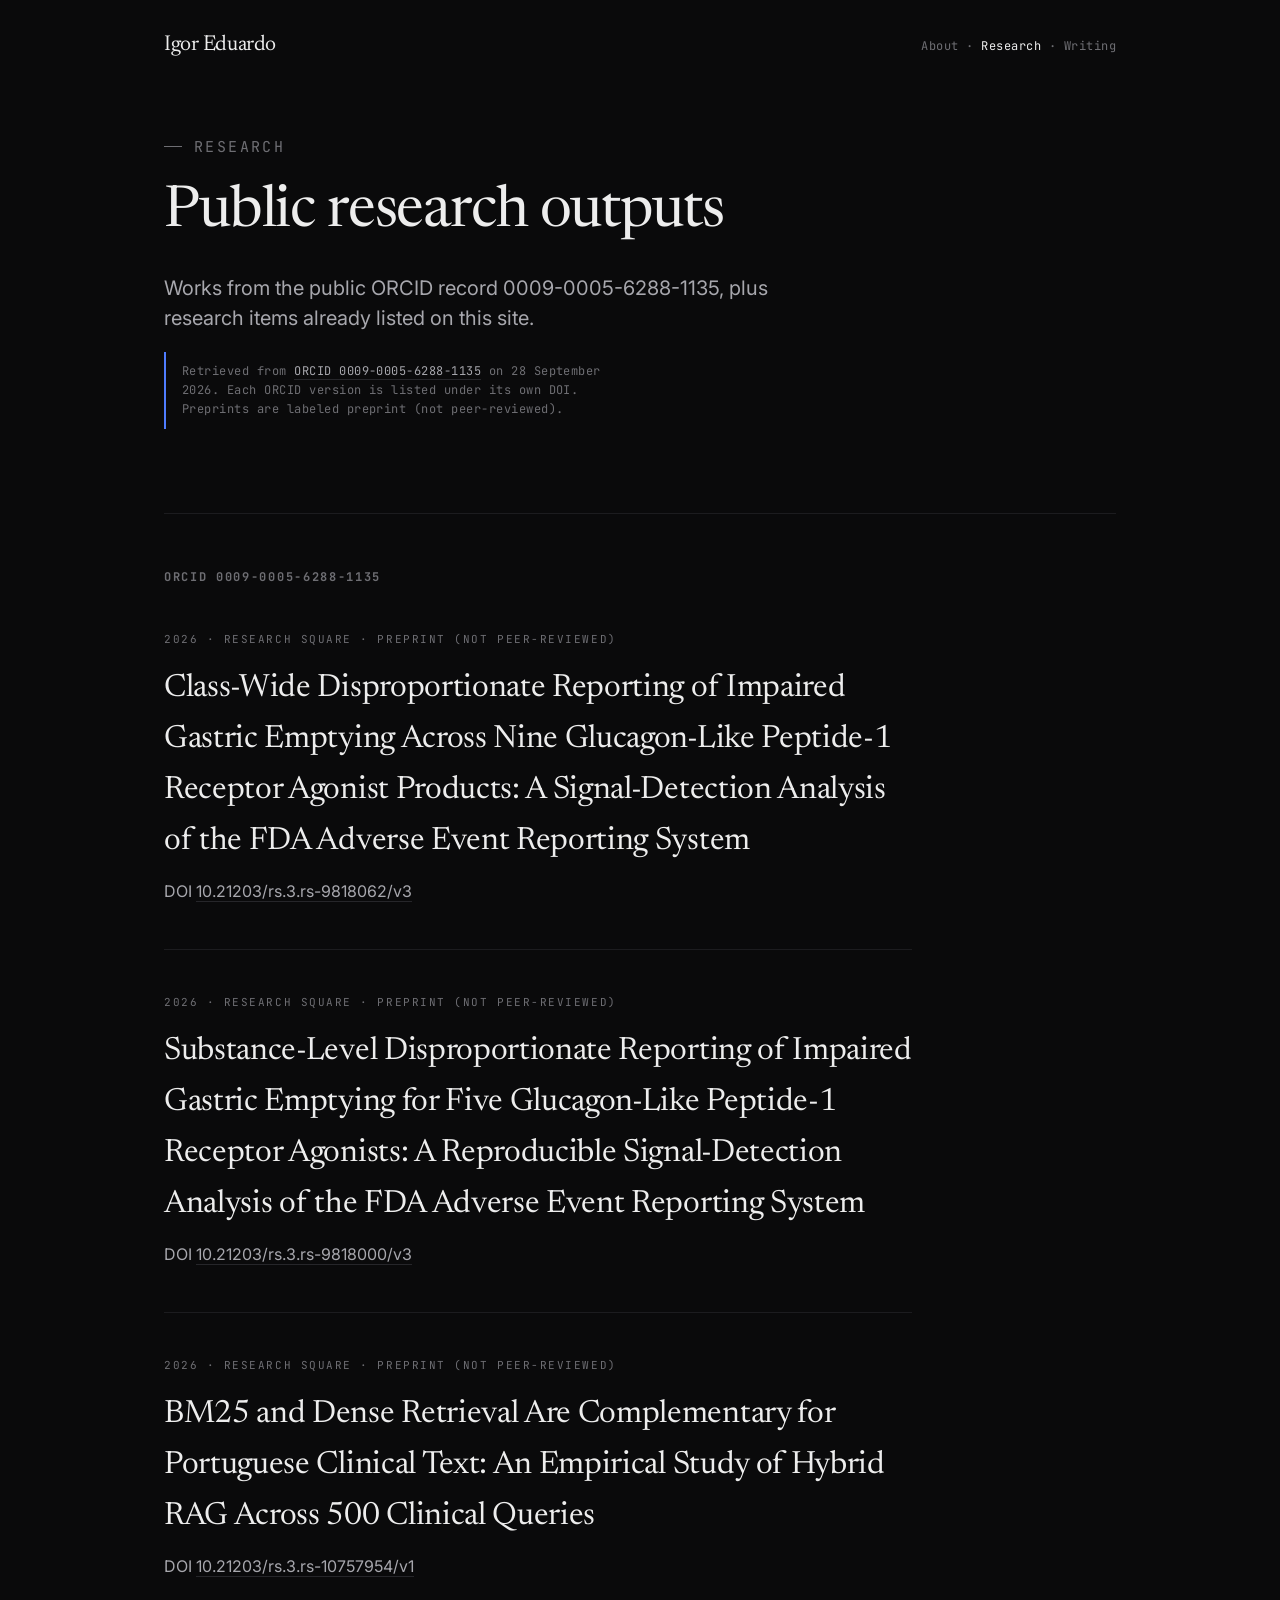
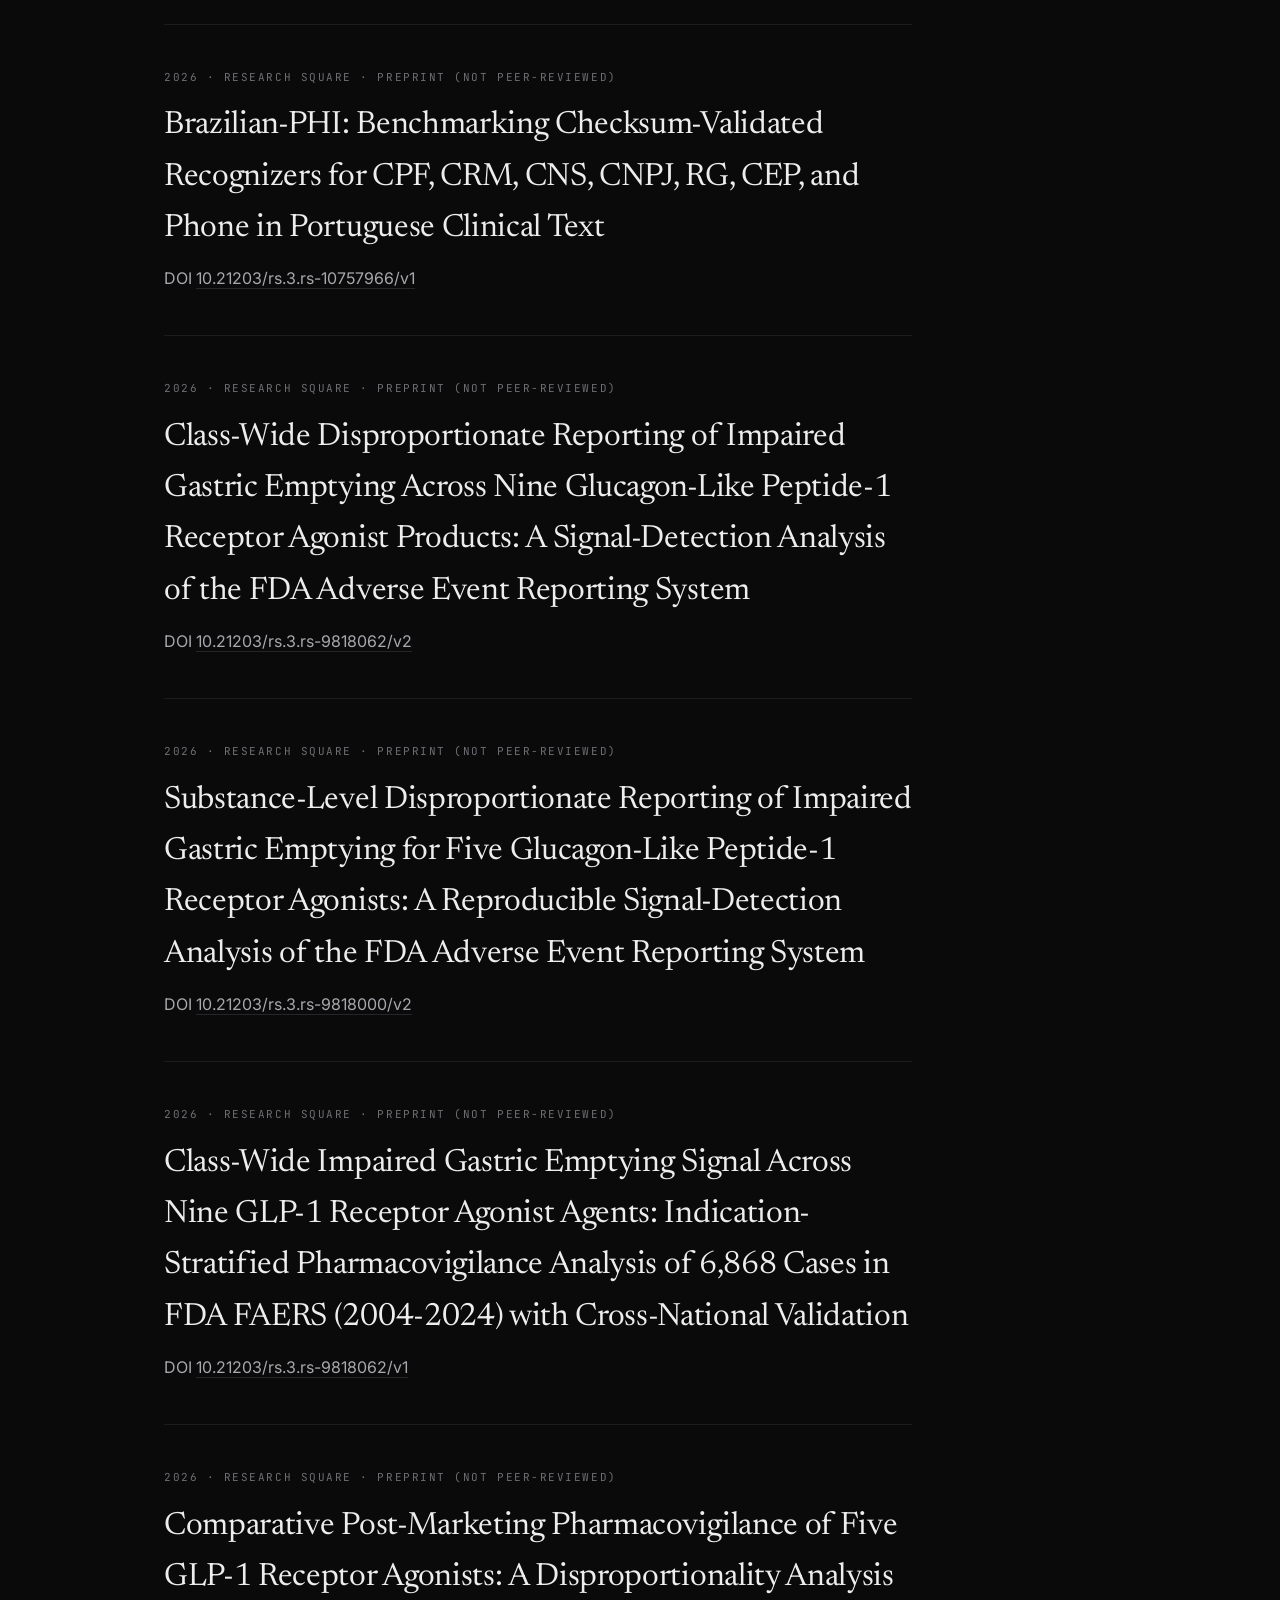
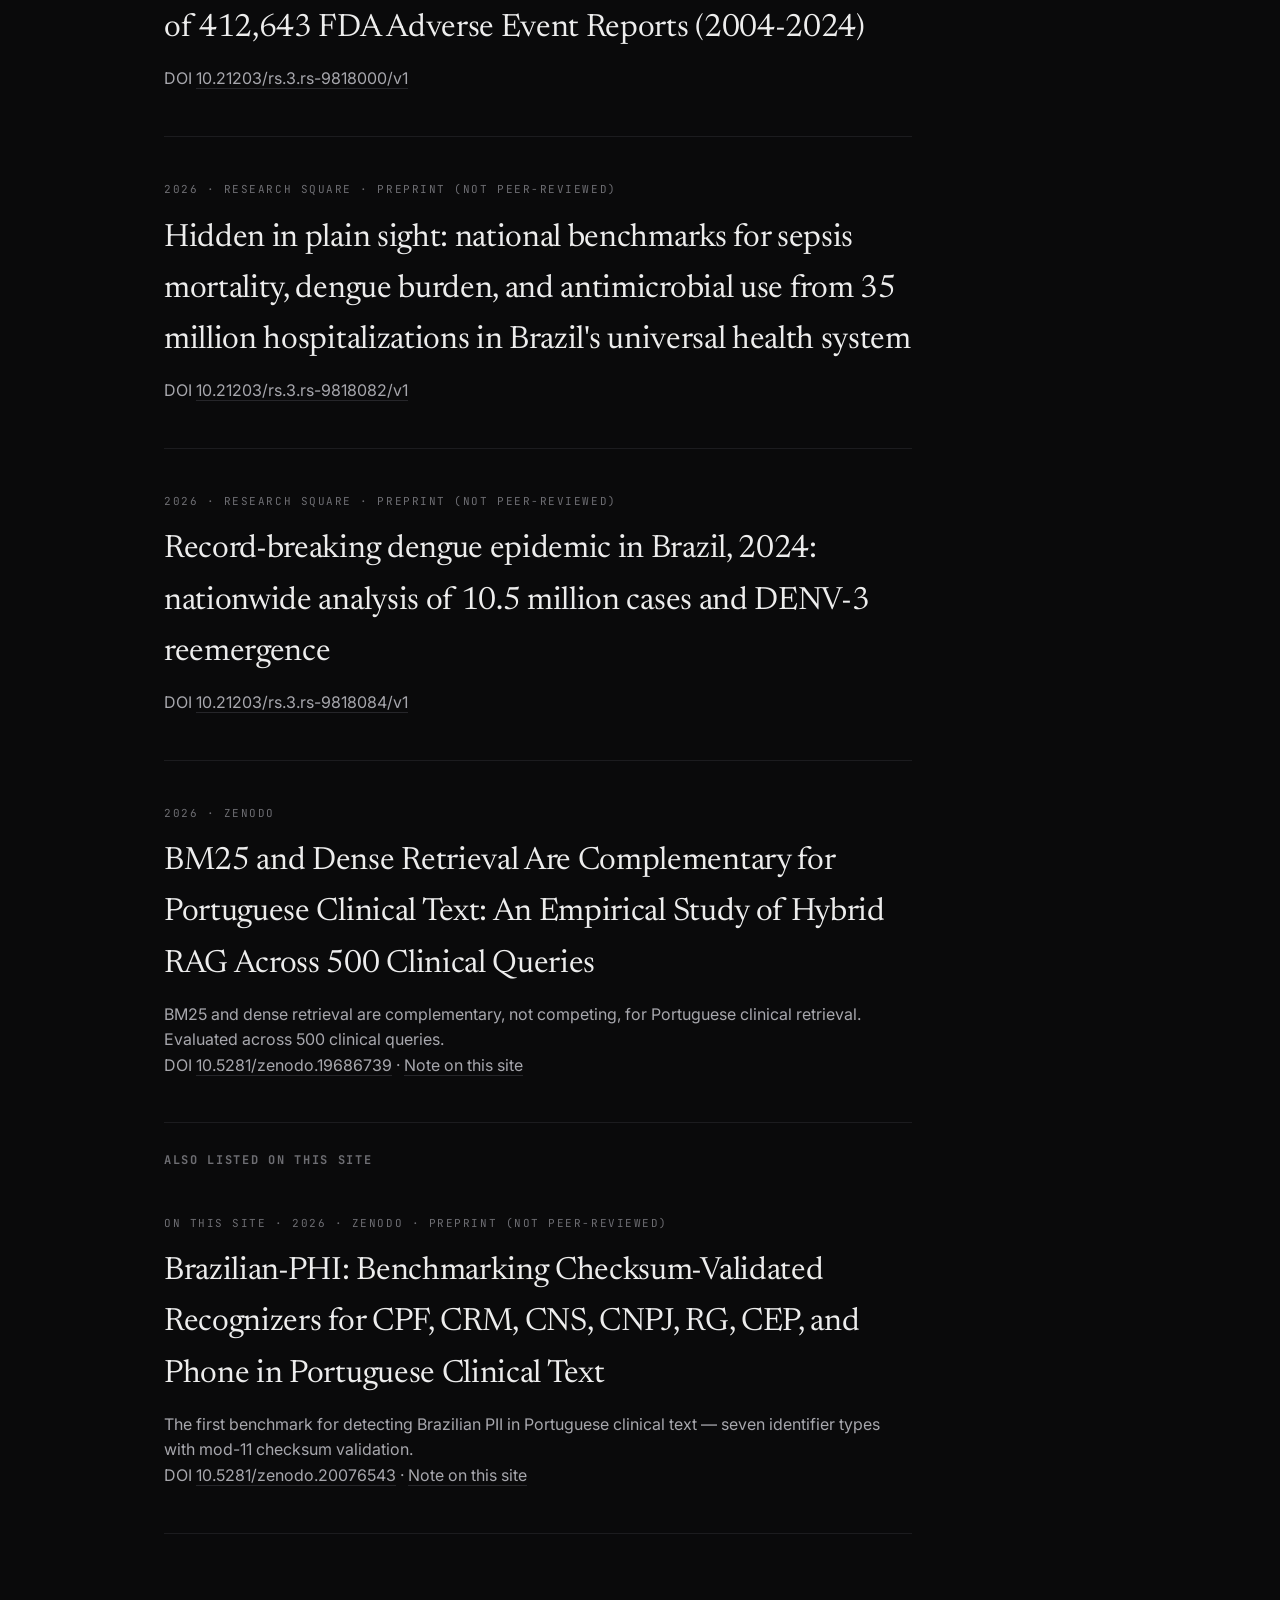
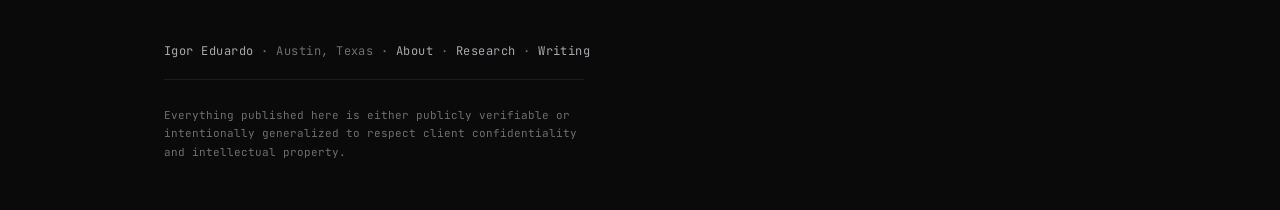
<file: research/index.html>
<!DOCTYPE html>
<html lang="en">
<head>
<meta charset="UTF-8">
<meta name="viewport" content="width=device-width, initial-scale=1.0">
<!-- Google tag (gtag.js) -->
<script async src="https://www.googletagmanager.com/gtag/js?id=G-GVETYRRB9K"></script>
<script>
  window.dataLayer = window.dataLayer || [];
  function gtag(){dataLayer.push(arguments);}
  gtag('js', new Date());

  gtag('config', 'G-GVETYRRB9K');
</script>
<title>Research | Igor Eduardo</title>
<meta name="description" content="Public research outputs by Igor Eduardo: ORCID 0009-0005-6288-1135 and items already listed on this site. Preprints are labeled preprint (not peer-reviewed).">
<meta name="author" content="Igor Eduardo">
<link rel="canonical" href="https://igoreduardo.com/research/">
<link rel="icon" href="/favicon.svg" type="image/svg+xml">
<link rel="icon" href="/favicon.ico" sizes="any">
<link rel="apple-touch-icon" href="/apple-touch-icon.png">
<meta property="og:title" content="Research | Igor Eduardo">
<meta property="og:description" content="Public research outputs by Igor Eduardo from ORCID 0009-0005-6288-1135 and items already listed on this site.">
<meta property="og:url" content="https://igoreduardo.com/research/">
<meta property="og:type" content="website">
<meta property="og:image" content="https://igoreduardo.com/images/og-igor-eduardo.jpg">
<meta property="og:image:width" content="1200">
<meta property="og:image:height" content="630">
<meta property="og:image:alt" content="Igor Eduardo">
<meta property="og:locale" content="en_US">
<meta name="twitter:card" content="summary_large_image">
<meta name="twitter:title" content="Research | Igor Eduardo">
<meta name="twitter:description" content="Public research outputs by Igor Eduardo from ORCID 0009-0005-6288-1135 and items already listed on this site.">
<meta name="twitter:image" content="https://igoreduardo.com/images/og-igor-eduardo.jpg">
<meta name="twitter:creator" content="@igoreduardht">
<script type="application/ld+json">
{
  "@context": "https://schema.org",
  "@type": "CollectionPage",
  "name": "Research — Igor Eduardo",
  "url": "https://igoreduardo.com/research/",
  "description": "Public research outputs by Igor Eduardo from ORCID 0009-0005-6288-1135 and items already listed on this site.",
  "inLanguage": "en",
  "author": {
    "@id": "https://igoreduardo.com/#igor"
  },
  "mainEntity": {
    "@type": "ItemList",
    "itemListElement": [
      {
        "@type": "ListItem",
        "position": 1,
        "item": {
          "@type": "ScholarlyArticle",
          "@id": "https://doi.org/10.21203/rs.3.rs-9818062/v3",
          "name": "Class-Wide Disproportionate Reporting of Impaired Gastric Emptying Across Nine Glucagon-Like Peptide-1 Receptor Agonist Products: A Signal-Detection Analysis of the FDA Adverse Event Reporting System",
          "author": {
            "@type": "Person",
            "@id": "https://igoreduardo.com/#igor",
            "name": "Igor Eduardo",
            "url": "https://igoreduardo.com/"
          },
          "datePublished": "2026-08-26",
          "url": "https://doi.org/10.21203/rs.3.rs-9818062/v3",
          "identifier": "https://doi.org/10.21203/rs.3.rs-9818062/v3",
          "publisher": {
            "@type": "Organization",
            "name": "Research Square"
          },
          "inLanguage": "en",
          "creativeWorkStatus": "preprint (not peer-reviewed)"
        }
      },
      {
        "@type": "ListItem",
        "position": 2,
        "item": {
          "@type": "ScholarlyArticle",
          "@id": "https://doi.org/10.21203/rs.3.rs-9818000/v3",
          "name": "Substance-Level Disproportionate Reporting of Impaired Gastric Emptying for Five Glucagon-Like Peptide-1 Receptor Agonists: A Reproducible Signal-Detection Analysis of the FDA Adverse Event Reporting System",
          "author": {
            "@type": "Person",
            "@id": "https://igoreduardo.com/#igor",
            "name": "Igor Eduardo",
            "url": "https://igoreduardo.com/"
          },
          "datePublished": "2026-08-26",
          "url": "https://doi.org/10.21203/rs.3.rs-9818000/v3",
          "identifier": "https://doi.org/10.21203/rs.3.rs-9818000/v3",
          "publisher": {
            "@type": "Organization",
            "name": "Research Square"
          },
          "inLanguage": "en",
          "creativeWorkStatus": "preprint (not peer-reviewed)"
        }
      },
      {
        "@type": "ListItem",
        "position": 3,
        "item": {
          "@type": "ScholarlyArticle",
          "@id": "https://doi.org/10.21203/rs.3.rs-10757954/v1",
          "name": "BM25 and Dense Retrieval Are Complementary for Portuguese Clinical Text: An Empirical Study of Hybrid RAG Across 500 Clinical Queries",
          "author": {
            "@type": "Person",
            "@id": "https://igoreduardo.com/#igor",
            "name": "Igor Eduardo",
            "url": "https://igoreduardo.com/"
          },
          "datePublished": "2026-08-21",
          "url": "https://doi.org/10.21203/rs.3.rs-10757954/v1",
          "identifier": "https://doi.org/10.21203/rs.3.rs-10757954/v1",
          "publisher": {
            "@type": "Organization",
            "name": "Research Square"
          },
          "inLanguage": "en",
          "creativeWorkStatus": "preprint (not peer-reviewed)"
        }
      },
      {
        "@type": "ListItem",
        "position": 4,
        "item": {
          "@type": "ScholarlyArticle",
          "@id": "https://doi.org/10.21203/rs.3.rs-10757966/v1",
          "name": "Brazilian-PHI: Benchmarking Checksum-Validated Recognizers for CPF, CRM, CNS, CNPJ, RG, CEP, and Phone in Portuguese Clinical Text",
          "author": {
            "@type": "Person",
            "@id": "https://igoreduardo.com/#igor",
            "name": "Igor Eduardo",
            "url": "https://igoreduardo.com/"
          },
          "datePublished": "2026-08-21",
          "url": "https://doi.org/10.21203/rs.3.rs-10757966/v1",
          "identifier": "https://doi.org/10.21203/rs.3.rs-10757966/v1",
          "publisher": {
            "@type": "Organization",
            "name": "Research Square"
          },
          "inLanguage": "en",
          "creativeWorkStatus": "preprint (not peer-reviewed)"
        }
      },
      {
        "@type": "ListItem",
        "position": 5,
        "item": {
          "@type": "ScholarlyArticle",
          "@id": "https://doi.org/10.21203/rs.3.rs-9818062/v2",
          "name": "Class-Wide Disproportionate Reporting of Impaired Gastric Emptying Across Nine Glucagon-Like Peptide-1 Receptor Agonist Products: A Signal-Detection Analysis of the FDA Adverse Event Reporting System",
          "author": {
            "@type": "Person",
            "@id": "https://igoreduardo.com/#igor",
            "name": "Igor Eduardo",
            "url": "https://igoreduardo.com/"
          },
          "datePublished": "2026-07-01",
          "url": "https://doi.org/10.21203/rs.3.rs-9818062/v2",
          "identifier": "https://doi.org/10.21203/rs.3.rs-9818062/v2",
          "publisher": {
            "@type": "Organization",
            "name": "Research Square"
          },
          "inLanguage": "en",
          "creativeWorkStatus": "preprint (not peer-reviewed)"
        }
      },
      {
        "@type": "ListItem",
        "position": 6,
        "item": {
          "@type": "ScholarlyArticle",
          "@id": "https://doi.org/10.21203/rs.3.rs-9818000/v2",
          "name": "Substance-Level Disproportionate Reporting of Impaired Gastric Emptying for Five Glucagon-Like Peptide-1 Receptor Agonists: A Reproducible Signal-Detection Analysis of the FDA Adverse Event Reporting System",
          "author": {
            "@type": "Person",
            "@id": "https://igoreduardo.com/#igor",
            "name": "Igor Eduardo",
            "url": "https://igoreduardo.com/"
          },
          "datePublished": "2026-07-01",
          "url": "https://doi.org/10.21203/rs.3.rs-9818000/v2",
          "identifier": "https://doi.org/10.21203/rs.3.rs-9818000/v2",
          "publisher": {
            "@type": "Organization",
            "name": "Research Square"
          },
          "inLanguage": "en",
          "creativeWorkStatus": "preprint (not peer-reviewed)"
        }
      },
      {
        "@type": "ListItem",
        "position": 7,
        "item": {
          "@type": "ScholarlyArticle",
          "@id": "https://doi.org/10.21203/rs.3.rs-9818062/v1",
          "name": "Class-Wide Impaired Gastric Emptying Signal Across Nine GLP-1 Receptor Agonist Agents: Indication-Stratified Pharmacovigilance Analysis of 6,868 Cases in FDA FAERS (2004-2024) with Cross-National Validation",
          "author": {
            "@type": "Person",
            "@id": "https://igoreduardo.com/#igor",
            "name": "Igor Eduardo",
            "url": "https://igoreduardo.com/"
          },
          "datePublished": "2026-05-27",
          "url": "https://doi.org/10.21203/rs.3.rs-9818062/v1",
          "identifier": "https://doi.org/10.21203/rs.3.rs-9818062/v1",
          "publisher": {
            "@type": "Organization",
            "name": "Research Square"
          },
          "inLanguage": "en",
          "creativeWorkStatus": "preprint (not peer-reviewed)"
        }
      },
      {
        "@type": "ListItem",
        "position": 8,
        "item": {
          "@type": "ScholarlyArticle",
          "@id": "https://doi.org/10.21203/rs.3.rs-9818000/v1",
          "name": "Comparative Post-Marketing Pharmacovigilance of Five GLP-1 Receptor Agonists: A Disproportionality Analysis of 412,643 FDA Adverse Event Reports (2004-2024)",
          "author": {
            "@type": "Person",
            "@id": "https://igoreduardo.com/#igor",
            "name": "Igor Eduardo",
            "url": "https://igoreduardo.com/"
          },
          "datePublished": "2026-05-27",
          "url": "https://doi.org/10.21203/rs.3.rs-9818000/v1",
          "identifier": "https://doi.org/10.21203/rs.3.rs-9818000/v1",
          "publisher": {
            "@type": "Organization",
            "name": "Research Square"
          },
          "inLanguage": "en",
          "creativeWorkStatus": "preprint (not peer-reviewed)"
        }
      },
      {
        "@type": "ListItem",
        "position": 9,
        "item": {
          "@type": "ScholarlyArticle",
          "@id": "https://doi.org/10.21203/rs.3.rs-9818082/v1",
          "name": "Hidden in plain sight: national benchmarks for sepsis mortality, dengue burden, and antimicrobial use from 35 million hospitalizations in Brazil's universal health system",
          "author": {
            "@type": "Person",
            "@id": "https://igoreduardo.com/#igor",
            "name": "Igor Eduardo",
            "url": "https://igoreduardo.com/"
          },
          "datePublished": "2026-05-27",
          "url": "https://doi.org/10.21203/rs.3.rs-9818082/v1",
          "identifier": "https://doi.org/10.21203/rs.3.rs-9818082/v1",
          "publisher": {
            "@type": "Organization",
            "name": "Research Square"
          },
          "inLanguage": "en",
          "creativeWorkStatus": "preprint (not peer-reviewed)"
        }
      },
      {
        "@type": "ListItem",
        "position": 10,
        "item": {
          "@type": "ScholarlyArticle",
          "@id": "https://doi.org/10.21203/rs.3.rs-9818084/v1",
          "name": "Record-breaking dengue epidemic in Brazil, 2024: nationwide analysis of 10.5 million cases and DENV-3 reemergence",
          "author": {
            "@type": "Person",
            "@id": "https://igoreduardo.com/#igor",
            "name": "Igor Eduardo",
            "url": "https://igoreduardo.com/"
          },
          "datePublished": "2026-05-27",
          "url": "https://doi.org/10.21203/rs.3.rs-9818084/v1",
          "identifier": "https://doi.org/10.21203/rs.3.rs-9818084/v1",
          "publisher": {
            "@type": "Organization",
            "name": "Research Square"
          },
          "inLanguage": "en",
          "creativeWorkStatus": "preprint (not peer-reviewed)"
        }
      },
      {
        "@type": "ListItem",
        "position": 11,
        "item": {
          "@type": "ScholarlyArticle",
          "@id": "https://doi.org/10.5281/zenodo.19686739",
          "name": "BM25 and Dense Retrieval Are Complementary for Portuguese Clinical Text: An Empirical Study of Hybrid RAG Across 500 Clinical Queries",
          "author": {
            "@type": "Person",
            "@id": "https://igoreduardo.com/#igor",
            "name": "Igor Eduardo",
            "url": "https://igoreduardo.com/"
          },
          "datePublished": "2026-04-21",
          "url": "https://doi.org/10.5281/zenodo.19686739",
          "identifier": "https://doi.org/10.5281/zenodo.19686739",
          "publisher": {
            "@type": "Organization",
            "name": "Zenodo"
          },
          "inLanguage": "en",
          "description": "BM25 and dense retrieval are complementary, not competing, for Portuguese clinical retrieval. Evaluated across 500 clinical queries."
        }
      },
      {
        "@type": "ListItem",
        "position": 12,
        "item": {
          "@type": "ScholarlyArticle",
          "@id": "https://doi.org/10.5281/zenodo.20076543",
          "name": "Brazilian-PHI: Benchmarking Checksum-Validated Recognizers for CPF, CRM, CNS, CNPJ, RG, CEP, and Phone in Portuguese Clinical Text",
          "author": {
            "@type": "Person",
            "@id": "https://igoreduardo.com/#igor",
            "name": "Igor Eduardo",
            "url": "https://igoreduardo.com/"
          },
          "datePublished": "2026",
          "url": "https://doi.org/10.5281/zenodo.20076543",
          "identifier": "https://doi.org/10.5281/zenodo.20076543",
          "publisher": {
            "@type": "Organization",
            "name": "Zenodo"
          },
          "inLanguage": "en",
          "creativeWorkStatus": "preprint (not peer-reviewed)",
          "description": "The first benchmark for detecting Brazilian PII in Portuguese clinical text — seven identifier types with mod-11 checksum validation."
        }
      }
    ]
  }
}
</script>
<link rel="preconnect" href="https://fonts.googleapis.com">
<link rel="preconnect" href="https://fonts.gstatic.com" crossorigin>
<link href="https://fonts.googleapis.com/css2?family=Newsreader:ital,opsz,wght@0,6..72,400;0,6..72,500;1,6..72,400&family=Inter:wght@400;500;600&family=JetBrains+Mono:wght@400;500&display=swap" rel="stylesheet">
<link rel="stylesheet" href="/writing/styles.css">
</head>
<body>
  <div class="wrap">
    <nav class="site-nav" aria-label="Primary">
      <a class="brand" href="/">Igor Eduardo</a>
      <div class="crumb"><a href="/about/">About</a> · <a href="/research/" aria-current="page">Research</a> · <a href="/writing/">Writing</a></div>
    </nav>

    <header class="page-head">
      <div class="eyebrow">Research</div>
      <h1>Public research outputs</h1>
      <p class="lede">Works from the public ORCID record 0009-0005-6288-1135, plus research items already listed on this site.</p>
      <p class="notice">Retrieved from <a href="https://orcid.org/0009-0005-6288-1135" target="_blank" rel="noopener">ORCID 0009-0005-6288-1135</a> on 28 September 2026. Each ORCID version is listed under its own DOI. Preprints are labeled preprint (not peer-reviewed).</p>
    </header>
  </div>

  <div class="wrap">
    <section class="list">
      <h2 class="list-label" id="orcid-works">ORCID 0009-0005-6288-1135</h2>
      <article class="entry">
        <div class="kicker">2026 · Research Square · preprint (not peer-reviewed)</div>
        <h2><a href="https://doi.org/10.21203/rs.3.rs-9818062/v3" target="_blank" rel="noopener">Class-Wide Disproportionate Reporting of Impaired Gastric Emptying Across Nine Glucagon-Like Peptide-1 Receptor Agonist Products: A Signal-Detection Analysis of the FDA Adverse Event Reporting System</a></h2>
        <p>DOI <a href="https://doi.org/10.21203/rs.3.rs-9818062/v3" target="_blank" rel="noopener">10.21203/rs.3.rs-9818062/v3</a></p>
      </article>
      <article class="entry">
        <div class="kicker">2026 · Research Square · preprint (not peer-reviewed)</div>
        <h2><a href="https://doi.org/10.21203/rs.3.rs-9818000/v3" target="_blank" rel="noopener">Substance-Level Disproportionate Reporting of Impaired Gastric Emptying for Five Glucagon-Like Peptide-1 Receptor Agonists: A Reproducible Signal-Detection Analysis of the FDA Adverse Event Reporting System</a></h2>
        <p>DOI <a href="https://doi.org/10.21203/rs.3.rs-9818000/v3" target="_blank" rel="noopener">10.21203/rs.3.rs-9818000/v3</a></p>
      </article>
      <article class="entry">
        <div class="kicker">2026 · Research Square · preprint (not peer-reviewed)</div>
        <h2><a href="https://doi.org/10.21203/rs.3.rs-10757954/v1" target="_blank" rel="noopener">BM25 and Dense Retrieval Are Complementary for Portuguese Clinical Text: An Empirical Study of Hybrid RAG Across 500 Clinical Queries</a></h2>
        <p>DOI <a href="https://doi.org/10.21203/rs.3.rs-10757954/v1" target="_blank" rel="noopener">10.21203/rs.3.rs-10757954/v1</a></p>
      </article>
      <article class="entry">
        <div class="kicker">2026 · Research Square · preprint (not peer-reviewed)</div>
        <h2><a href="https://doi.org/10.21203/rs.3.rs-10757966/v1" target="_blank" rel="noopener">Brazilian-PHI: Benchmarking Checksum-Validated Recognizers for CPF, CRM, CNS, CNPJ, RG, CEP, and Phone in Portuguese Clinical Text</a></h2>
        <p>DOI <a href="https://doi.org/10.21203/rs.3.rs-10757966/v1" target="_blank" rel="noopener">10.21203/rs.3.rs-10757966/v1</a></p>
      </article>
      <article class="entry">
        <div class="kicker">2026 · Research Square · preprint (not peer-reviewed)</div>
        <h2><a href="https://doi.org/10.21203/rs.3.rs-9818062/v2" target="_blank" rel="noopener">Class-Wide Disproportionate Reporting of Impaired Gastric Emptying Across Nine Glucagon-Like Peptide-1 Receptor Agonist Products: A Signal-Detection Analysis of the FDA Adverse Event Reporting System</a></h2>
        <p>DOI <a href="https://doi.org/10.21203/rs.3.rs-9818062/v2" target="_blank" rel="noopener">10.21203/rs.3.rs-9818062/v2</a></p>
      </article>
      <article class="entry">
        <div class="kicker">2026 · Research Square · preprint (not peer-reviewed)</div>
        <h2><a href="https://doi.org/10.21203/rs.3.rs-9818000/v2" target="_blank" rel="noopener">Substance-Level Disproportionate Reporting of Impaired Gastric Emptying for Five Glucagon-Like Peptide-1 Receptor Agonists: A Reproducible Signal-Detection Analysis of the FDA Adverse Event Reporting System</a></h2>
        <p>DOI <a href="https://doi.org/10.21203/rs.3.rs-9818000/v2" target="_blank" rel="noopener">10.21203/rs.3.rs-9818000/v2</a></p>
      </article>
      <article class="entry">
        <div class="kicker">2026 · Research Square · preprint (not peer-reviewed)</div>
        <h2><a href="https://doi.org/10.21203/rs.3.rs-9818062/v1" target="_blank" rel="noopener">Class-Wide Impaired Gastric Emptying Signal Across Nine GLP-1 Receptor Agonist Agents: Indication-Stratified Pharmacovigilance Analysis of 6,868 Cases in FDA FAERS (2004-2024) with Cross-National Validation</a></h2>
        <p>DOI <a href="https://doi.org/10.21203/rs.3.rs-9818062/v1" target="_blank" rel="noopener">10.21203/rs.3.rs-9818062/v1</a></p>
      </article>
      <article class="entry">
        <div class="kicker">2026 · Research Square · preprint (not peer-reviewed)</div>
        <h2><a href="https://doi.org/10.21203/rs.3.rs-9818000/v1" target="_blank" rel="noopener">Comparative Post-Marketing Pharmacovigilance of Five GLP-1 Receptor Agonists: A Disproportionality Analysis of 412,643 FDA Adverse Event Reports (2004-2024)</a></h2>
        <p>DOI <a href="https://doi.org/10.21203/rs.3.rs-9818000/v1" target="_blank" rel="noopener">10.21203/rs.3.rs-9818000/v1</a></p>
      </article>
      <article class="entry">
        <div class="kicker">2026 · Research Square · preprint (not peer-reviewed)</div>
        <h2><a href="https://doi.org/10.21203/rs.3.rs-9818082/v1" target="_blank" rel="noopener">Hidden in plain sight: national benchmarks for sepsis mortality, dengue burden, and antimicrobial use from 35 million hospitalizations in Brazil&#x27;s universal health system</a></h2>
        <p>DOI <a href="https://doi.org/10.21203/rs.3.rs-9818082/v1" target="_blank" rel="noopener">10.21203/rs.3.rs-9818082/v1</a></p>
      </article>
      <article class="entry">
        <div class="kicker">2026 · Research Square · preprint (not peer-reviewed)</div>
        <h2><a href="https://doi.org/10.21203/rs.3.rs-9818084/v1" target="_blank" rel="noopener">Record-breaking dengue epidemic in Brazil, 2024: nationwide analysis of 10.5 million cases and DENV-3 reemergence</a></h2>
        <p>DOI <a href="https://doi.org/10.21203/rs.3.rs-9818084/v1" target="_blank" rel="noopener">10.21203/rs.3.rs-9818084/v1</a></p>
      </article>
      <article class="entry">
        <div class="kicker">2026 · Zenodo</div>
        <h2><a href="https://doi.org/10.5281/zenodo.19686739" target="_blank" rel="noopener">BM25 and Dense Retrieval Are Complementary for Portuguese Clinical Text: An Empirical Study of Hybrid RAG Across 500 Clinical Queries</a></h2>
        <p>BM25 and dense retrieval are complementary, not competing, for Portuguese clinical retrieval. Evaluated across 500 clinical queries.</p><p>DOI <a href="https://doi.org/10.5281/zenodo.19686739" target="_blank" rel="noopener">10.5281/zenodo.19686739</a> · <a href="/writing/hybrid-rag-portuguese-clinical.html">Note on this site</a></p>
      </article>
      <h2 class="list-label" id="site-works">Also listed on this site</h2>
      <article class="entry">
        <div class="kicker">On this site · 2026 · Zenodo · preprint (not peer-reviewed)</div>
        <h2><a href="https://doi.org/10.5281/zenodo.20076543" target="_blank" rel="noopener">Brazilian-PHI: Benchmarking Checksum-Validated Recognizers for CPF, CRM, CNS, CNPJ, RG, CEP, and Phone in Portuguese Clinical Text</a></h2>
        <p>The first benchmark for detecting Brazilian PII in Portuguese clinical text — seven identifier types with mod-11 checksum validation.</p><p>DOI <a href="https://doi.org/10.5281/zenodo.20076543" target="_blank" rel="noopener">10.5281/zenodo.20076543</a> · <a href="/writing/brazilian-phi.html">Note on this site</a></p>
      </article>
    </section>
  </div>

  <footer>
    <div class="wrap">
      <div class="foot-meta"><a href="/">Igor Eduardo</a> · Austin, Texas · <a href="/about/">About</a> · <a href="/research/" aria-current="page">Research</a> · <a href="/writing/">Writing</a></div>
      <div class="foot-gov">Everything published here is either publicly verifiable or intentionally generalized to respect client confidentiality and intellectual property.</div>
    </div>
  </footer>
</body>
</html>
</file>
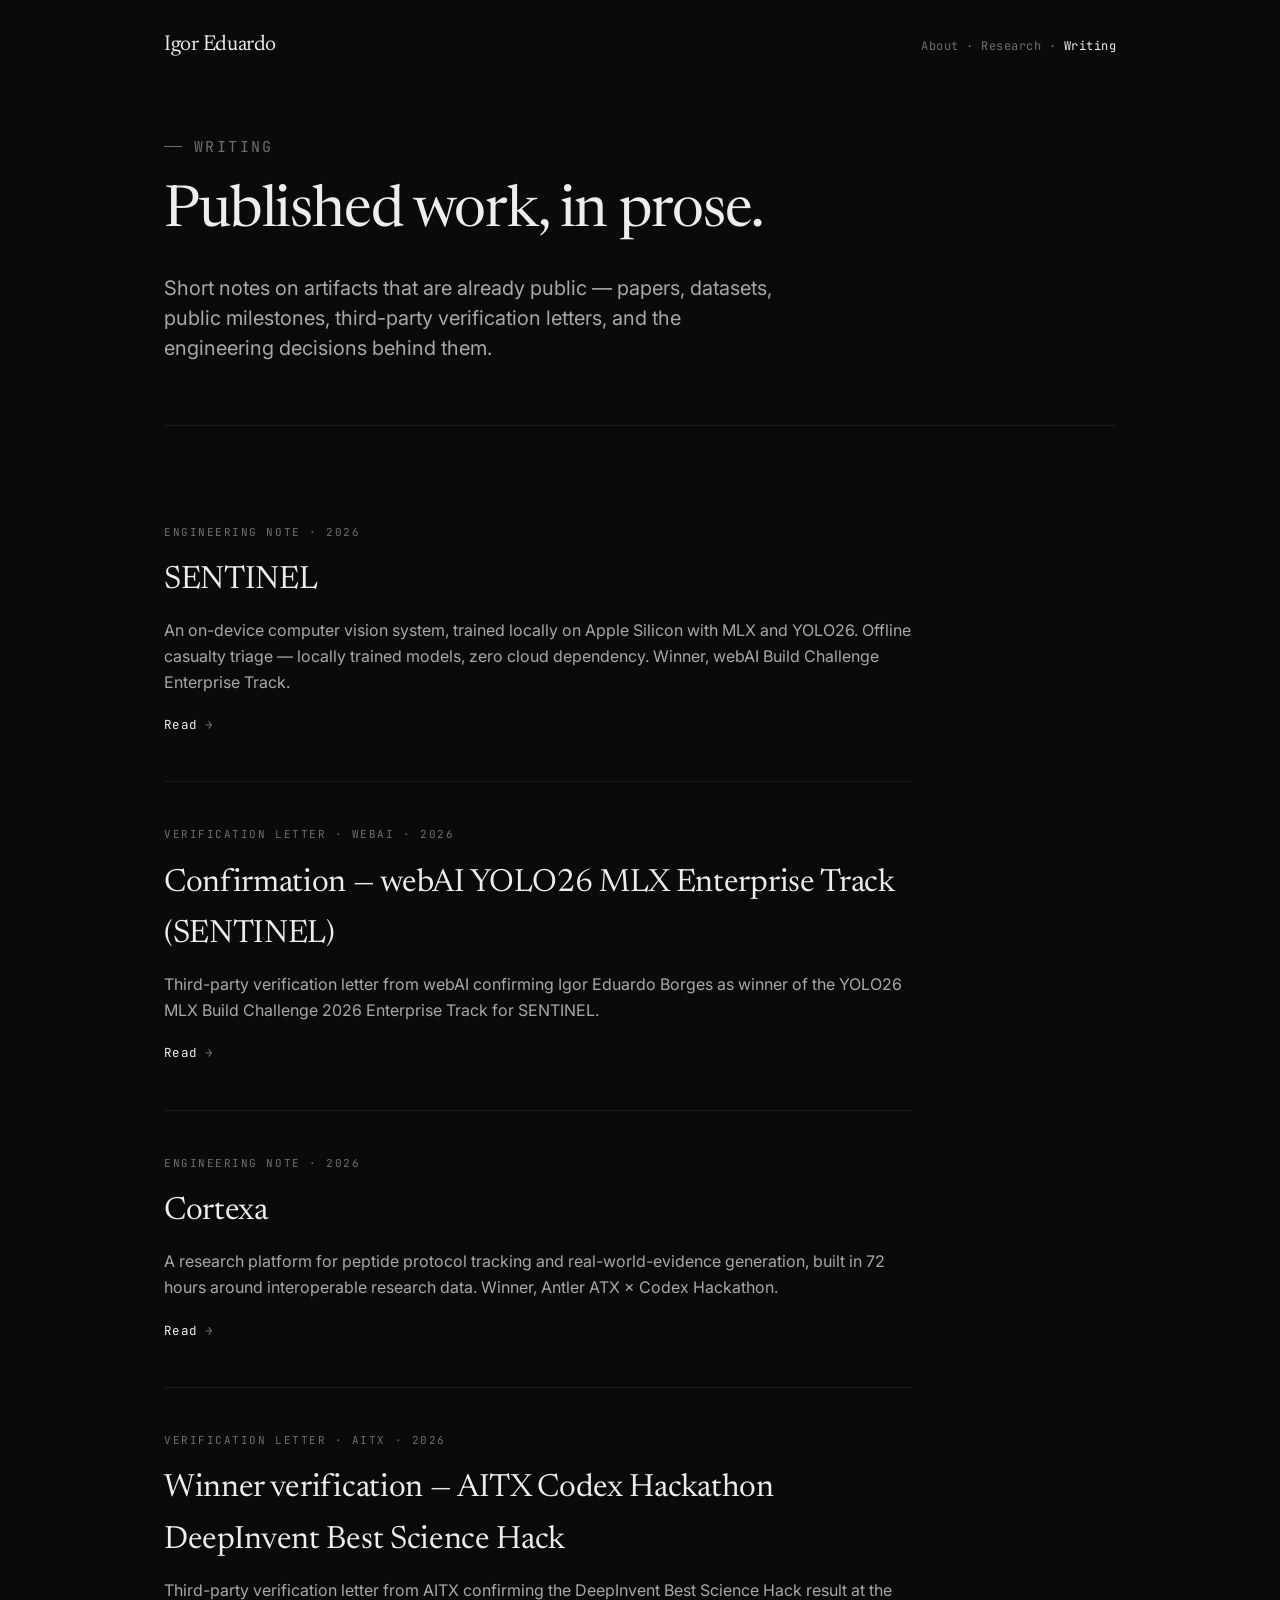
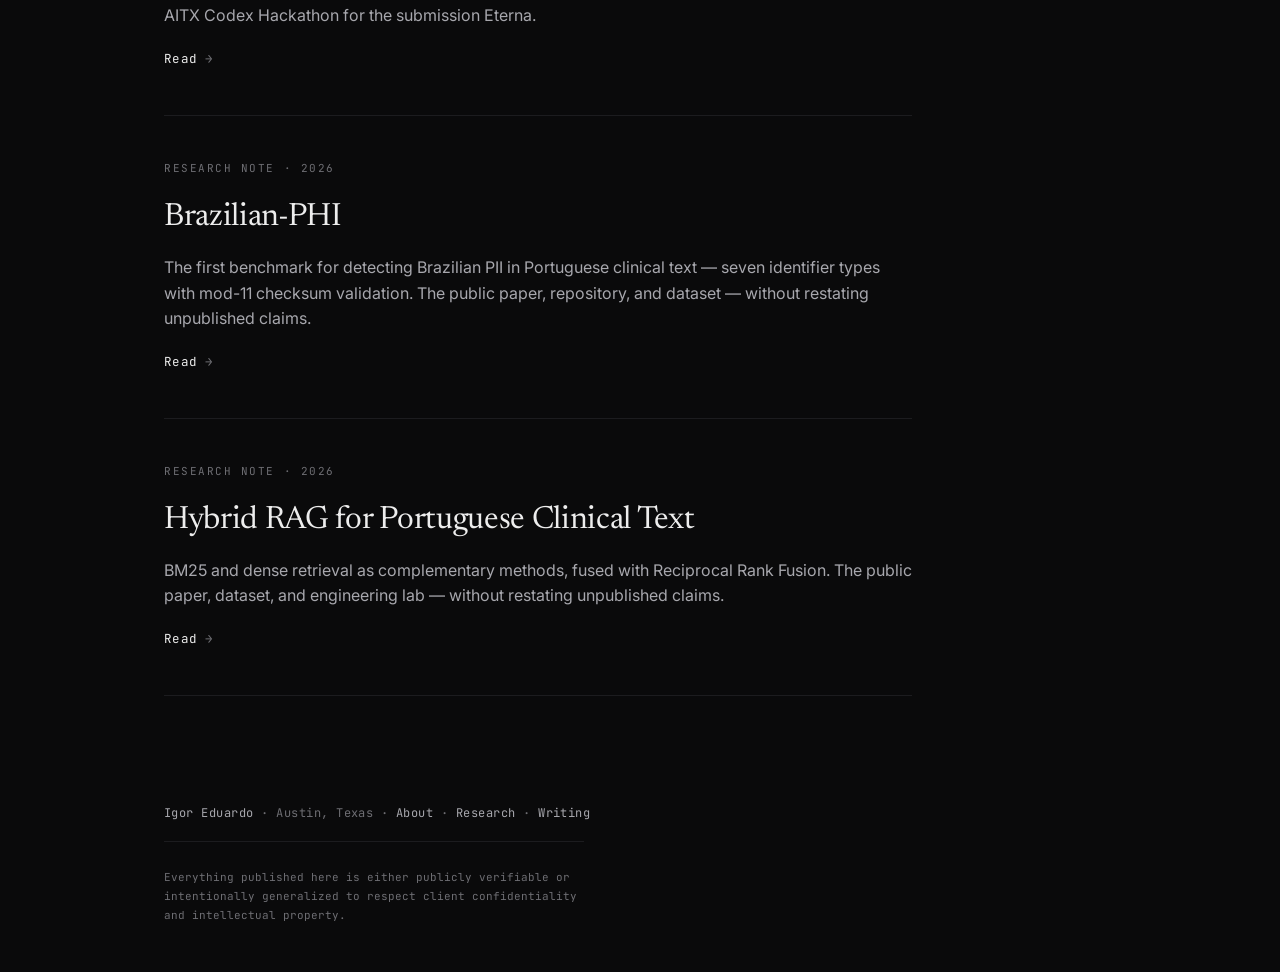
<file: writing/index.html>
<!DOCTYPE html>
<html lang="en">
<head>
<meta charset="UTF-8">
<meta name="viewport" content="width=device-width, initial-scale=1.0">
<!-- Google tag (gtag.js) -->
<script async src="https://www.googletagmanager.com/gtag/js?id=G-GVETYRRB9K"></script>
<script>
  window.dataLayer = window.dataLayer || [];
  function gtag(){dataLayer.push(arguments);}
  gtag('js', new Date());

  gtag('config', 'G-GVETYRRB9K');
</script>
<title>Writing | Igor Eduardo</title>
<meta name="description" content="Notes on published engineering and research by Igor Eduardo. SENTINEL, Cortexa, Brazilian-PHI, Hybrid RAG, and third-party award verification letters.">
<meta name="author" content="Igor Eduardo">
<link rel="canonical" href="https://igoreduardo.com/writing/">
<link rel="icon" href="/favicon.svg" type="image/svg+xml">
<link rel="icon" href="/favicon.ico" sizes="any">
<link rel="apple-touch-icon" href="/apple-touch-icon.png">
<meta property="og:title" content="Writing | Igor Eduardo">
<meta property="og:description" content="Notes on published engineering and research by Igor Eduardo.">
<meta property="og:url" content="https://igoreduardo.com/writing/">
<meta property="og:type" content="website">
<meta property="og:image" content="https://igoreduardo.com/images/og-igor-eduardo.jpg">
<meta property="og:image:width" content="1200">
<meta property="og:image:height" content="630">
<meta property="og:image:alt" content="Igor Eduardo">
<meta property="og:locale" content="en_US">
<meta name="twitter:card" content="summary_large_image">
<meta name="twitter:title" content="Writing | Igor Eduardo">
<meta name="twitter:description" content="Notes on published engineering and research by Igor Eduardo.">
<meta name="twitter:image" content="https://igoreduardo.com/images/og-igor-eduardo.jpg">
<meta name="twitter:creator" content="@igoreduardht">
<script type="application/ld+json">
{
  "@context": "https://schema.org",
  "@type": "CollectionPage",
  "name": "Writing — Igor Eduardo",
  "url": "https://igoreduardo.com/writing/",
  "description": "Notes on published engineering and research by Igor Eduardo.",
  "author": {
    "@type": "Person",
    "@id": "https://igoreduardo.com/#igor",
    "name": "Igor Eduardo",
    "url": "https://igoreduardo.com/"
  },
  "mainEntity": {
    "@type": "ItemList",
    "itemListElement": [
      {
        "@type": "ListItem",
        "position": 1,
        "url": "https://igoreduardo.com/writing/sentinel-webai.html",
        "name": "SENTINEL"
      },
      {
        "@type": "ListItem",
        "position": 2,
        "url": "https://igoreduardo.com/writing/webai-sentinel-confirmation.html",
        "name": "Confirmation — webAI YOLO26 MLX Enterprise Track (SENTINEL)"
      },
      {
        "@type": "ListItem",
        "position": 3,
        "url": "https://igoreduardo.com/writing/antler-cortexa.html",
        "name": "Cortexa"
      },
      {
        "@type": "ListItem",
        "position": 4,
        "url": "https://igoreduardo.com/writing/aitx-deepinvent-confirmation.html",
        "name": "Winner verification — AITX Codex Hackathon DeepInvent Best Science Hack"
      },
      {
        "@type": "ListItem",
        "position": 5,
        "url": "https://igoreduardo.com/writing/brazilian-phi.html",
        "name": "Brazilian-PHI"
      },
      {
        "@type": "ListItem",
        "position": 6,
        "url": "https://igoreduardo.com/writing/hybrid-rag-portuguese-clinical.html",
        "name": "Hybrid RAG for Portuguese Clinical Text"
      }
    ]
  }
}
</script>
<link rel="preconnect" href="https://fonts.googleapis.com">
<link rel="preconnect" href="https://fonts.gstatic.com" crossorigin>
<link href="https://fonts.googleapis.com/css2?family=Newsreader:ital,opsz,wght@0,6..72,400;0,6..72,500;1,6..72,400&family=Inter:wght@400;500;600&family=JetBrains+Mono:wght@400;500&display=swap" rel="stylesheet">
<link rel="stylesheet" href="styles.css">
</head>
<body>
  <div class="wrap">
    <nav class="site-nav" aria-label="Primary">
      <a class="brand" href="/">Igor Eduardo</a>
      <div class="crumb"><a href="/about/">About</a> · <a href="/research/">Research</a> · <a href="/writing/" aria-current="page">Writing</a></div>
    </nav>

    <header class="page-head">
      <div class="eyebrow">Writing</div>
      <h1>Published work, in prose.</h1>
      <p class="lede">Short notes on artifacts that are already public — papers, datasets, public milestones, third-party verification letters, and the engineering decisions behind them.</p>
    </header>
  </div>

  <div class="wrap">
    <section class="list">
      <article class="entry">
        <div class="kicker">Engineering note · 2026</div>
        <h2><a href="sentinel-webai.html">SENTINEL</a></h2>
        <p>An on-device computer vision system, trained locally on Apple Silicon with MLX and YOLO26. Offline casualty triage — locally trained models, zero cloud dependency. Winner, webAI Build Challenge Enterprise Track.</p>
        <a class="more" href="sentinel-webai.html">Read</a>
      </article>
      <article class="entry">
        <div class="kicker">Verification letter · webAI · 2026</div>
        <h2><a href="webai-sentinel-confirmation.html">Confirmation — webAI YOLO26 MLX Enterprise Track (SENTINEL)</a></h2>
        <p>Third-party verification letter from webAI confirming Igor Eduardo Borges as winner of the YOLO26 MLX Build Challenge 2026 Enterprise Track for SENTINEL.</p>
        <a class="more" href="webai-sentinel-confirmation.html">Read</a>
      </article>
      <article class="entry">
        <div class="kicker">Engineering note · 2026</div>
        <h2><a href="antler-cortexa.html">Cortexa</a></h2>
        <p>A research platform for peptide protocol tracking and real-world-evidence generation, built in 72 hours around interoperable research data. Winner, Antler ATX × Codex Hackathon.</p>
        <a class="more" href="antler-cortexa.html">Read</a>
      </article>
      <article class="entry">
        <div class="kicker">Verification letter · AITX · 2026</div>
        <h2><a href="aitx-deepinvent-confirmation.html">Winner verification — AITX Codex Hackathon DeepInvent Best Science Hack</a></h2>
        <p>Third-party verification letter from AITX confirming the DeepInvent Best Science Hack result at the AITX Codex Hackathon for the submission Eterna.</p>
        <a class="more" href="aitx-deepinvent-confirmation.html">Read</a>
      </article>
      <article class="entry">
        <div class="kicker">Research note · 2026</div>
        <h2><a href="brazilian-phi.html">Brazilian-PHI</a></h2>
        <p>The first benchmark for detecting Brazilian PII in Portuguese clinical text — seven identifier types with mod-11 checksum validation. The public paper, repository, and dataset — without restating unpublished claims.</p>
        <a class="more" href="brazilian-phi.html">Read</a>
      </article>
      <article class="entry">
        <div class="kicker">Research note · 2026</div>
        <h2><a href="hybrid-rag-portuguese-clinical.html">Hybrid RAG for Portuguese Clinical Text</a></h2>
        <p>BM25 and dense retrieval as complementary methods, fused with Reciprocal Rank Fusion. The public paper, dataset, and engineering lab — without restating unpublished claims.</p>
        <a class="more" href="hybrid-rag-portuguese-clinical.html">Read</a>
      </article>
    </section>
  </div>

  <footer>
    <div class="wrap">
      <div class="foot-meta"><a href="/">Igor Eduardo</a> · Austin, Texas · <a href="/about/">About</a> · <a href="/research/">Research</a> · <a href="/writing/">Writing</a></div>
      <div class="foot-gov">Everything published here is either publicly verifiable or intentionally generalized to respect client confidentiality and intellectual property.</div>
    </div>
  </footer>
</body>
</html>
</file>
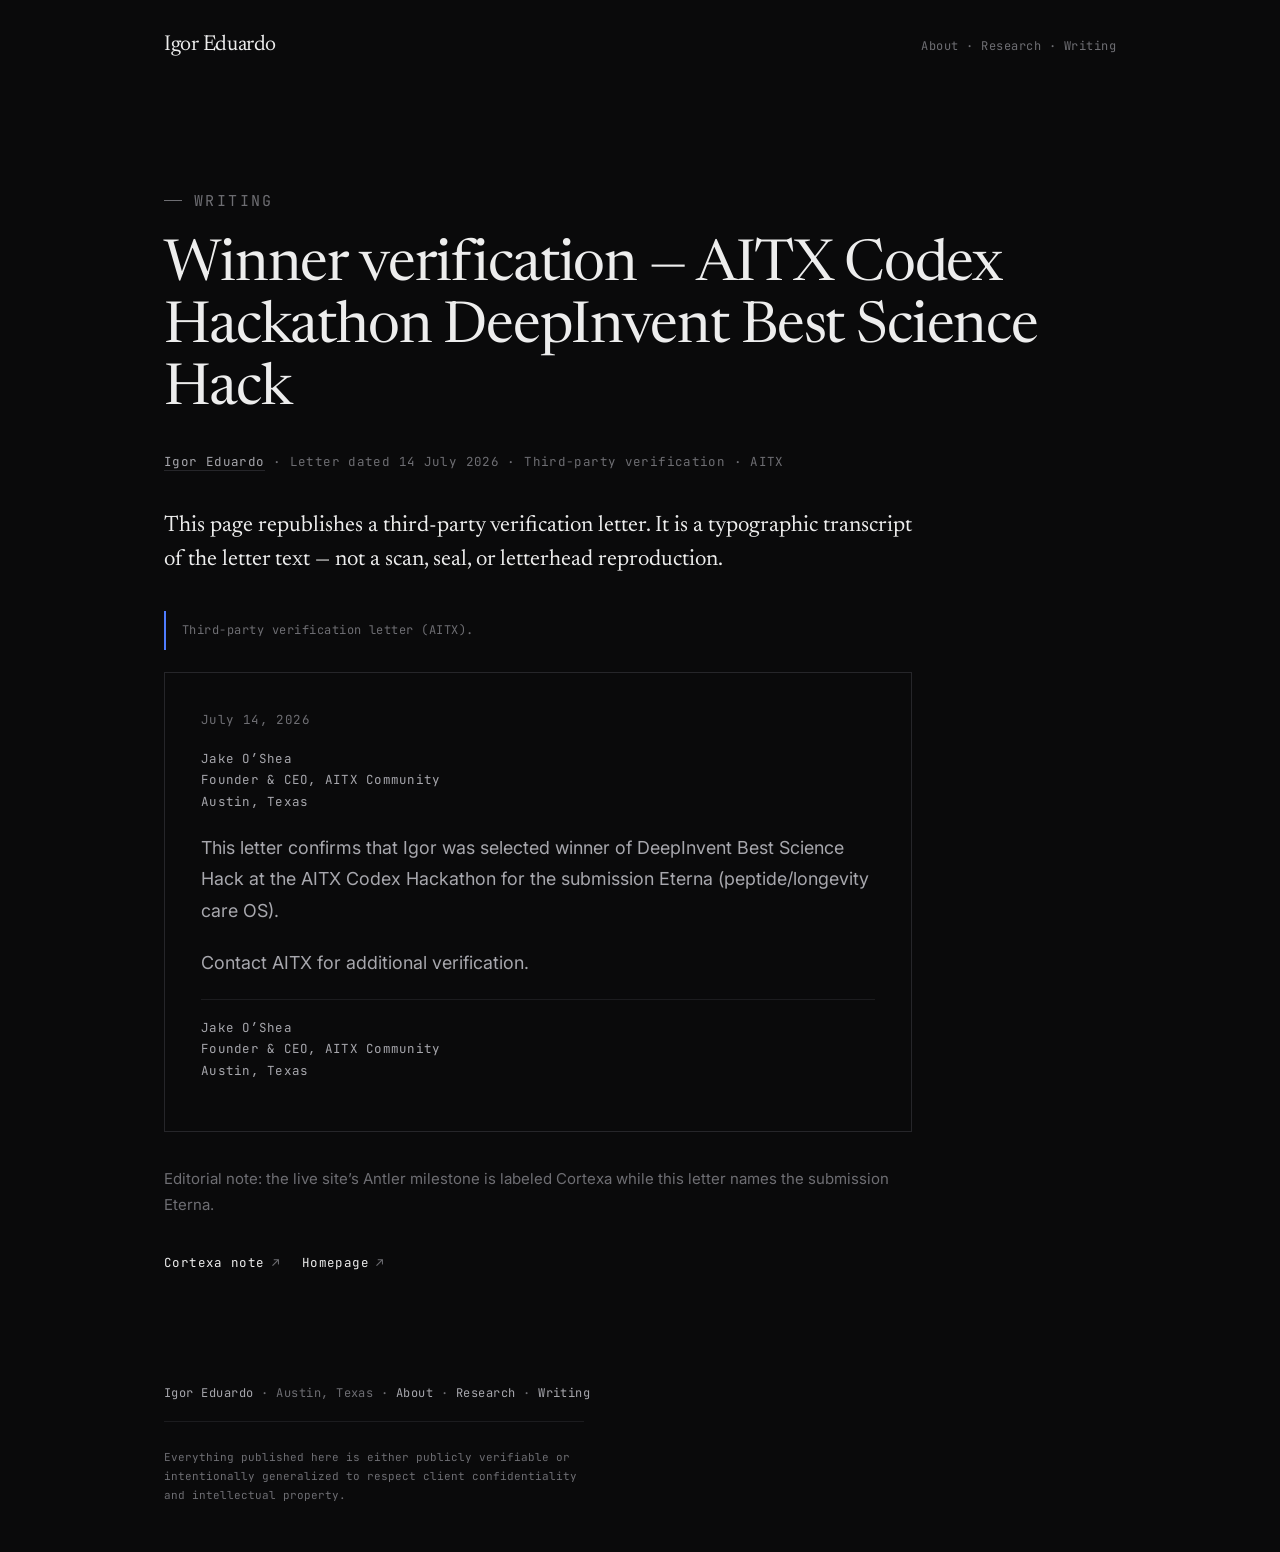
<file: writing/aitx-deepinvent-confirmation.html>
<!DOCTYPE html>
<html lang="en">
<head>
<meta charset="UTF-8">
<meta name="viewport" content="width=device-width, initial-scale=1.0">
<!-- Google tag (gtag.js) -->
<script async src="https://www.googletagmanager.com/gtag/js?id=G-GVETYRRB9K"></script>
<script>
  window.dataLayer = window.dataLayer || [];
  function gtag(){dataLayer.push(arguments);}
  gtag('js', new Date());

  gtag('config', 'G-GVETYRRB9K');
</script>
<title>Winner verification — AITX Codex Hackathon DeepInvent Best Science Hack | Igor Eduardo</title>
<meta name="description" content="Verification page republishing a third-party letter from AITX confirming Igor as winner of DeepInvent Best Science Hack at the AITX Codex Hackathon for the submission Eterna.">
<meta name="author" content="Igor Eduardo">
<link rel="canonical" href="https://igoreduardo.com/writing/aitx-deepinvent-confirmation.html">
<link rel="icon" href="/favicon.svg" type="image/svg+xml">
<link rel="icon" href="/favicon.ico" sizes="any">
<link rel="apple-touch-icon" href="/apple-touch-icon.png">
<meta property="og:title" content="Winner verification — AITX Codex Hackathon DeepInvent Best Science Hack | Igor Eduardo">
<meta property="og:description" content="Third-party verification letter (AITX): DeepInvent Best Science Hack at the AITX Codex Hackathon, submission Eterna.">
<meta property="og:url" content="https://igoreduardo.com/writing/aitx-deepinvent-confirmation.html">
<meta property="og:type" content="article">
<meta property="og:image" content="https://igoreduardo.com/images/og-igor-eduardo.jpg">
<meta property="og:image:width" content="1200">
<meta property="og:image:height" content="630">
<meta property="og:image:alt" content="Igor Eduardo">
<meta property="og:locale" content="en_US">
<meta name="twitter:card" content="summary_large_image">
<meta name="twitter:title" content="Winner verification — AITX Codex Hackathon DeepInvent Best Science Hack | Igor Eduardo">
<meta name="twitter:description" content="Third-party verification letter (AITX): DeepInvent Best Science Hack at the AITX Codex Hackathon, submission Eterna.">
<meta name="twitter:image" content="https://igoreduardo.com/images/og-igor-eduardo.jpg">
<meta name="twitter:creator" content="@igoreduardht">
<meta property="article:author" content="Igor Eduardo">
<meta property="article:published_time" content="2026-07-14">
<script type="application/ld+json">
{
  "@context": "https://schema.org",
  "@type": ["Article", "BlogPosting"],
  "headline": "Winner verification — AITX Codex Hackathon DeepInvent Best Science Hack",
  "description": "Verification page republishing a third-party letter from AITX confirming Igor as winner of DeepInvent Best Science Hack at the AITX Codex Hackathon for the submission Eterna.",
  "url": "https://igoreduardo.com/writing/aitx-deepinvent-confirmation.html",
  "mainEntityOfPage": {
    "@type": "WebPage",
    "@id": "https://igoreduardo.com/writing/aitx-deepinvent-confirmation.html"
  },
  "datePublished": "2026-07-14",
  "dateModified": "2026-09-15",
  "inLanguage": "en",
  "author": {
    "@type": "Person",
    "@id": "https://igoreduardo.com/#igor",
    "name": "Igor Eduardo",
    "url": "https://igoreduardo.com/"
  },
  "about": [
    {
      "@type": "Person",
      "@id": "https://igoreduardo.com/#igor",
      "name": "Igor Eduardo",
      "url": "https://igoreduardo.com/"
    },
    {
      "@type": "DigitalDocument",
      "name": "Winner verification letter — AITX Codex Hackathon DeepInvent Best Science Hack",
      "dateCreated": "2026-07-14",
      "author": {
        "@type": "Person",
        "name": "Jake O'Shea",
        "jobTitle": "Founder & CEO",
        "worksFor": {
          "@type": "Organization",
          "name": "AITX Community",
          "address": {
            "@type": "PostalAddress",
            "addressLocality": "Austin",
            "addressRegion": "TX",
            "addressCountry": "US"
          }
        }
      }
    }
  ]
}
</script>
<link rel="preconnect" href="https://fonts.googleapis.com">
<link rel="preconnect" href="https://fonts.gstatic.com" crossorigin>
<link href="https://fonts.googleapis.com/css2?family=Newsreader:ital,opsz,wght@0,6..72,400;0,6..72,500;1,6..72,400&family=Inter:wght@400;500;600&family=JetBrains+Mono:wght@400;500&display=swap" rel="stylesheet">
<link rel="stylesheet" href="styles.css">
</head>
<body>
  <div class="wrap">
    <nav class="site-nav" aria-label="Primary">
      <a class="brand" href="/">Igor Eduardo</a>
      <div class="crumb"><a href="/about/">About</a> · <a href="/research/">Research</a> · <a href="/writing/">Writing</a></div>
    </nav>
  </div>

  <article class="article">
    <div class="wrap">
      <header class="page-head">
        <div class="eyebrow">Writing</div>
        <h1>Winner verification — AITX Codex Hackathon DeepInvent Best Science Hack</h1>
        <p class="byline">
          <a href="https://igoreduardo.com/">Igor Eduardo</a>
          · Letter dated 14 July 2026
          · Third-party verification · AITX
        </p>
      </header>

      <div class="prose">
        <p class="lead">This page republishes a third-party verification letter. It is a typographic transcript of the letter text — not a scan, seal, or letterhead reproduction.</p>

        <p class="notice">Third-party verification letter (AITX).</p>

        <blockquote class="letter">
          <p class="letter-date">July 14, 2026</p>
          <p class="letter-from">
            Jake O’Shea<br>
            Founder &amp; CEO, AITX Community<br>
            Austin, Texas
          </p>
          <p>This letter confirms that Igor was selected winner of DeepInvent Best Science Hack at the AITX Codex Hackathon for the submission Eterna (peptide/longevity care OS).</p>
          <p>Contact AITX for additional verification.</p>
          <p class="letter-sign">
            Jake O’Shea<br>
            Founder &amp; CEO, AITX Community<br>
            Austin, Texas
          </p>
        </blockquote>

        <p class="editorial">Editorial note: the live site’s Antler milestone is labeled Cortexa while this letter names the submission Eterna.</p>
      </div>

      <div class="sources">
        <a href="/writing/antler-cortexa.html">Cortexa note</a>
        <a href="/">Homepage</a>
      </div>
    </div>
  </article>

  <footer>
    <div class="wrap">
      <div class="foot-meta"><a href="/">Igor Eduardo</a> · Austin, Texas · <a href="/about/">About</a> · <a href="/research/">Research</a> · <a href="/writing/">Writing</a></div>
      <div class="foot-gov">Everything published here is either publicly verifiable or intentionally generalized to respect client confidentiality and intellectual property.</div>
    </div>
  </footer>
</body>
</html>
</file>
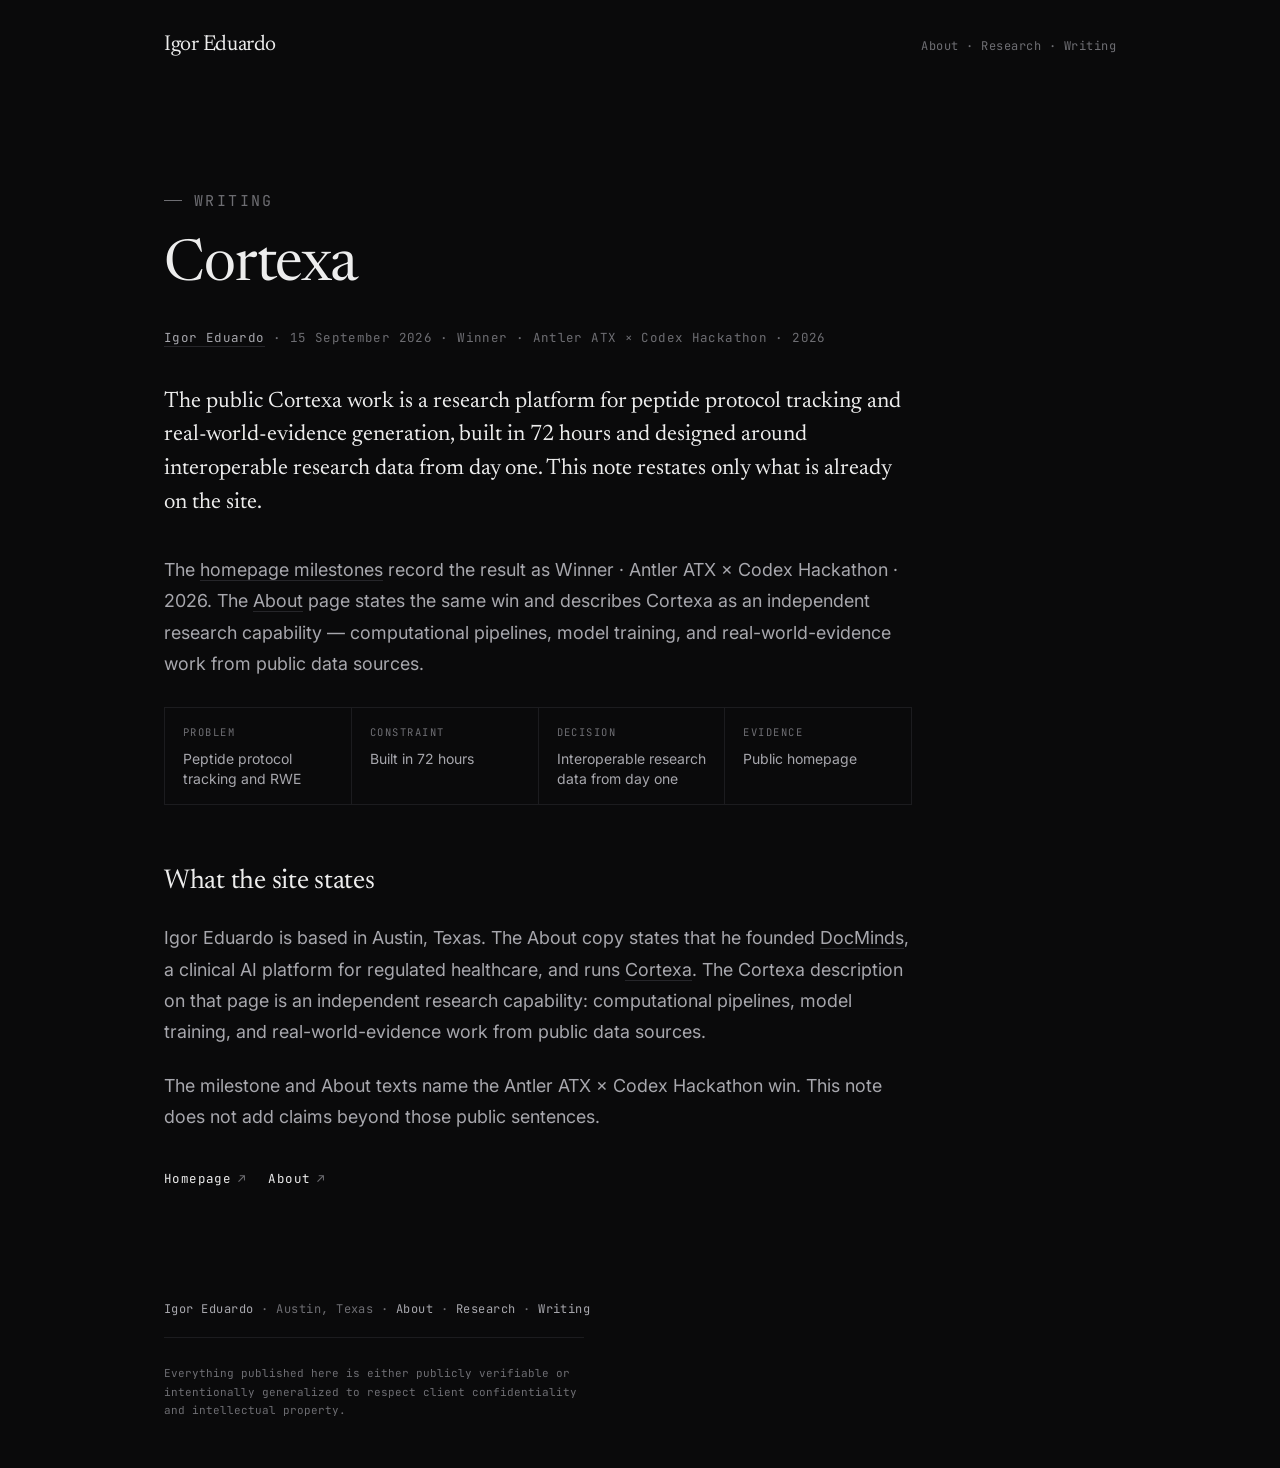
<file: writing/antler-cortexa.html>
<!DOCTYPE html>
<html lang="en">
<head>
<meta charset="UTF-8">
<meta name="viewport" content="width=device-width, initial-scale=1.0">
<!-- Google tag (gtag.js) -->
<script async src="https://www.googletagmanager.com/gtag/js?id=G-GVETYRRB9K"></script>
<script>
  window.dataLayer = window.dataLayer || [];
  function gtag(){dataLayer.push(arguments);}
  gtag('js', new Date());

  gtag('config', 'G-GVETYRRB9K');
</script>
<title>Cortexa | Igor Eduardo</title>
<meta name="description" content="A short note on Cortexa: a research platform for peptide protocol tracking and real-world-evidence generation. Winner of the Antler ATX × Codex Hackathon, 2026.">
<meta name="author" content="Igor Eduardo">
<link rel="canonical" href="https://igoreduardo.com/writing/antler-cortexa.html">
<link rel="icon" href="/favicon.svg" type="image/svg+xml">
<link rel="icon" href="/favicon.ico" sizes="any">
<link rel="apple-touch-icon" href="/apple-touch-icon.png">
<meta property="og:title" content="Cortexa | Igor Eduardo">
<meta property="og:description" content="A research platform for peptide protocol tracking and real-world-evidence generation, built in 72 hours. Winner, Antler ATX × Codex Hackathon, 2026.">
<meta property="og:url" content="https://igoreduardo.com/writing/antler-cortexa.html">
<meta property="og:type" content="article">
<meta property="og:image" content="https://igoreduardo.com/images/og-igor-eduardo.jpg">
<meta property="og:image:width" content="1200">
<meta property="og:image:height" content="630">
<meta property="og:image:alt" content="Igor Eduardo">
<meta property="og:locale" content="en_US">
<meta name="twitter:card" content="summary_large_image">
<meta name="twitter:title" content="Cortexa | Igor Eduardo">
<meta name="twitter:description" content="A research platform for peptide protocol tracking and real-world-evidence generation, built in 72 hours. Winner, Antler ATX × Codex Hackathon, 2026.">
<meta name="twitter:image" content="https://igoreduardo.com/images/og-igor-eduardo.jpg">
<meta name="twitter:creator" content="@igoreduardht">
<meta property="article:author" content="Igor Eduardo">
<meta property="article:published_time" content="2026-09-15">
<script type="application/ld+json">
{
  "@context": "https://schema.org",
  "@type": ["Article", "BlogPosting"],
  "headline": "Cortexa",
  "description": "A short note on Cortexa: a research platform for peptide protocol tracking and real-world-evidence generation. Winner of the Antler ATX × Codex Hackathon, 2026.",
  "url": "https://igoreduardo.com/writing/antler-cortexa.html",
  "mainEntityOfPage": {
    "@type": "WebPage",
    "@id": "https://igoreduardo.com/writing/antler-cortexa.html"
  },
  "datePublished": "2026-09-15",
  "dateModified": "2026-09-15",
  "inLanguage": "en",
  "author": {
    "@type": "Person",
    "@id": "https://igoreduardo.com/#igor",
    "name": "Igor Eduardo",
    "url": "https://igoreduardo.com/"
  }
}
</script>
<link rel="preconnect" href="https://fonts.googleapis.com">
<link rel="preconnect" href="https://fonts.gstatic.com" crossorigin>
<link href="https://fonts.googleapis.com/css2?family=Newsreader:ital,opsz,wght@0,6..72,400;0,6..72,500;1,6..72,400&family=Inter:wght@400;500;600&family=JetBrains+Mono:wght@400;500&display=swap" rel="stylesheet">
<link rel="stylesheet" href="styles.css">
</head>
<body>
  <div class="wrap">
    <nav class="site-nav" aria-label="Primary">
      <a class="brand" href="/">Igor Eduardo</a>
      <div class="crumb"><a href="/about/">About</a> · <a href="/research/">Research</a> · <a href="/writing/">Writing</a></div>
    </nav>
  </div>

  <article class="article">
    <div class="wrap">
      <header class="page-head">
        <div class="eyebrow">Writing</div>
        <h1>Cortexa</h1>
        <p class="byline">
          <a href="https://igoreduardo.com/">Igor Eduardo</a>
          · 15 September 2026
          · Winner · Antler ATX × Codex Hackathon · 2026
        </p>
      </header>

      <div class="prose">
        <p class="lead">The public Cortexa work is a research platform for peptide protocol tracking and real-world-evidence generation, built in 72 hours and designed around interoperable research data from day one. This note restates only what is already on the site.</p>

        <p>The <a href="/">homepage milestones</a> record the result as Winner · Antler ATX × Codex Hackathon · 2026. The <a href="/#about">About</a> page states the same win and describes Cortexa as an independent research capability — computational pipelines, model training, and real-world-evidence work from public data sources.</p>

        <dl class="spine">
          <div><dt>Problem</dt><dd>Peptide protocol tracking and RWE</dd></div>
          <div><dt>Constraint</dt><dd>Built in 72 hours</dd></div>
          <div><dt>Decision</dt><dd>Interoperable research data from day one</dd></div>
          <div><dt>Evidence</dt><dd>Public homepage</dd></div>
        </dl>

        <h2>What the site states</h2>
        <p>Igor Eduardo is based in Austin, Texas. The About copy states that he founded <a href="/#docminds">DocMinds</a>, a clinical AI platform for regulated healthcare, and runs <a href="/#cortexa">Cortexa</a>. The Cortexa description on that page is an independent research capability: computational pipelines, model training, and real-world-evidence work from public data sources.</p>
        <p>The milestone and About texts name the Antler ATX × Codex Hackathon win. This note does not add claims beyond those public sentences.</p>
      </div>

      <div class="sources">
        <a href="/">Homepage</a>
        <a href="/#about">About</a>
      </div>
    </div>
  </article>

  <footer>
    <div class="wrap">
      <div class="foot-meta"><a href="/">Igor Eduardo</a> · Austin, Texas · <a href="/about/">About</a> · <a href="/research/">Research</a> · <a href="/writing/">Writing</a></div>
      <div class="foot-gov">Everything published here is either publicly verifiable or intentionally generalized to respect client confidentiality and intellectual property.</div>
    </div>
  </footer>
</body>
</html>
</file>
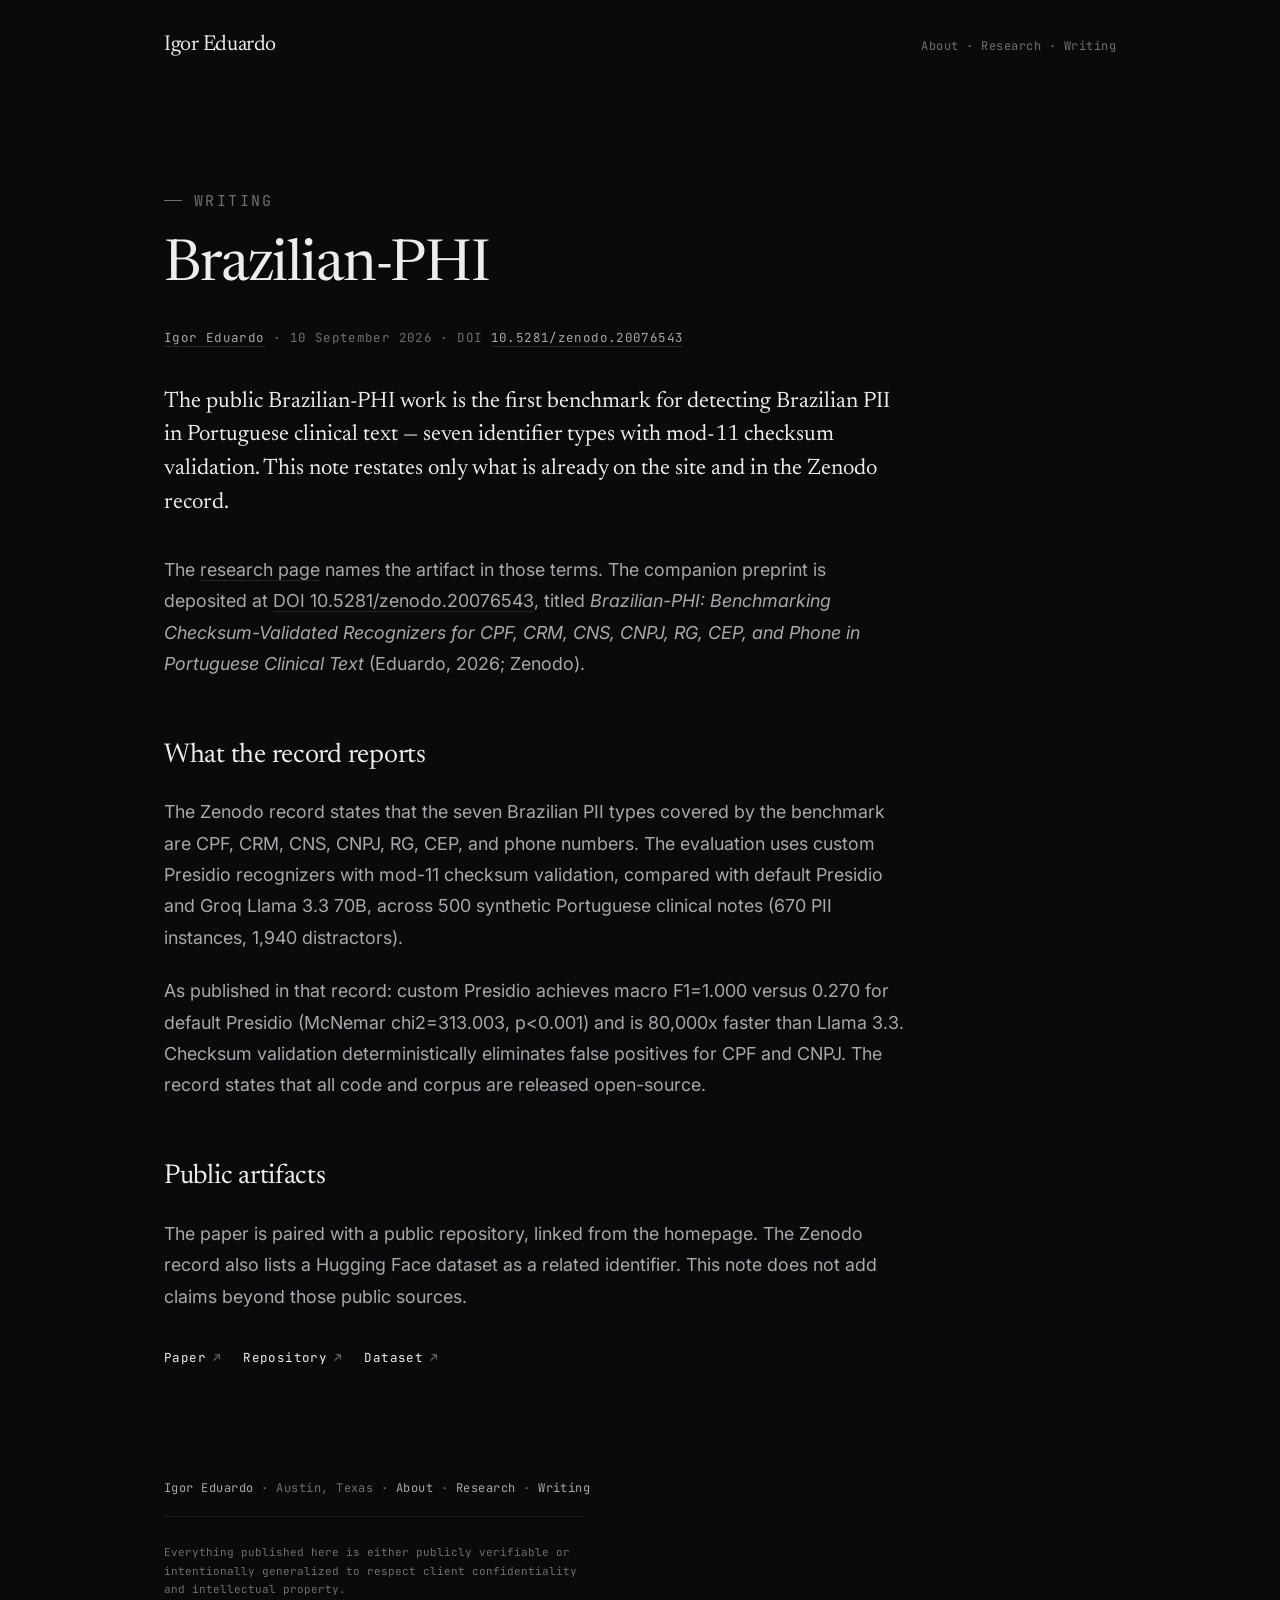
<file: writing/brazilian-phi.html>
<!DOCTYPE html>
<html lang="en">
<head>
<meta charset="UTF-8">
<meta name="viewport" content="width=device-width, initial-scale=1.0">
<!-- Google tag (gtag.js) -->
<script async src="https://www.googletagmanager.com/gtag/js?id=G-GVETYRRB9K"></script>
<script>
  window.dataLayer = window.dataLayer || [];
  function gtag(){dataLayer.push(arguments);}
  gtag('js', new Date());

  gtag('config', 'G-GVETYRRB9K');
</script>
<title>Brazilian-PHI | Igor Eduardo</title>
<meta name="description" content="A short note on Brazilian-PHI: the first benchmark for detecting Brazilian PII in Portuguese clinical text. Seven identifier types with mod-11 checksum validation. Paper DOI 10.5281/zenodo.20076543.">
<meta name="author" content="Igor Eduardo">
<link rel="canonical" href="https://igoreduardo.com/writing/brazilian-phi.html">
<link rel="icon" href="/favicon.svg" type="image/svg+xml">
<link rel="icon" href="/favicon.ico" sizes="any">
<link rel="apple-touch-icon" href="/apple-touch-icon.png">
<meta property="og:title" content="Brazilian-PHI | Igor Eduardo">
<meta property="og:description" content="The first benchmark for detecting Brazilian PII in Portuguese clinical text — seven identifier types with mod-11 checksum validation.">
<meta property="og:url" content="https://igoreduardo.com/writing/brazilian-phi.html">
<meta property="og:type" content="article">
<meta property="og:image" content="https://igoreduardo.com/images/og-igor-eduardo.jpg">
<meta property="og:image:width" content="1200">
<meta property="og:image:height" content="630">
<meta property="og:image:alt" content="Igor Eduardo">
<meta property="og:locale" content="en_US">
<meta name="twitter:card" content="summary_large_image">
<meta name="twitter:title" content="Brazilian-PHI | Igor Eduardo">
<meta name="twitter:description" content="The first benchmark for detecting Brazilian PII in Portuguese clinical text — seven identifier types with mod-11 checksum validation.">
<meta name="twitter:image" content="https://igoreduardo.com/images/og-igor-eduardo.jpg">
<meta name="twitter:creator" content="@igoreduardht">
<meta property="article:author" content="Igor Eduardo">
<meta property="article:published_time" content="2026-09-10">
<script type="application/ld+json">
{
  "@context": "https://schema.org",
  "@type": ["Article", "BlogPosting"],
  "headline": "Brazilian-PHI",
  "description": "A short note on Brazilian-PHI: the first benchmark for detecting Brazilian PII in Portuguese clinical text. Seven identifier types with mod-11 checksum validation. Paper DOI 10.5281/zenodo.20076543.",
  "url": "https://igoreduardo.com/writing/brazilian-phi.html",
  "mainEntityOfPage": {
    "@type": "WebPage",
    "@id": "https://igoreduardo.com/writing/brazilian-phi.html"
  },
  "datePublished": "2026-09-10",
  "dateModified": "2026-09-10",
  "inLanguage": "en",
  "author": {
    "@type": "Person",
    "@id": "https://igoreduardo.com/#igor",
    "name": "Igor Eduardo",
    "url": "https://igoreduardo.com/"
  },
  "citation": {
    "@type": "ScholarlyArticle",
    "name": "Brazilian-PHI: Benchmarking Checksum-Validated Recognizers for CPF, CRM, CNS, CNPJ, RG, CEP, and Phone in Portuguese Clinical Text",
    "author": {
      "@type": "Person",
      "@id": "https://igoreduardo.com/#igor",
      "name": "Igor Eduardo",
      "url": "https://igoreduardo.com/"
    },
    "identifier": "https://doi.org/10.5281/zenodo.20076543",
    "url": "https://doi.org/10.5281/zenodo.20076543",
    "datePublished": "2026"
  }
}
</script>
<link rel="preconnect" href="https://fonts.googleapis.com">
<link rel="preconnect" href="https://fonts.gstatic.com" crossorigin>
<link href="https://fonts.googleapis.com/css2?family=Newsreader:ital,opsz,wght@0,6..72,400;0,6..72,500;1,6..72,400&family=Inter:wght@400;500;600&family=JetBrains+Mono:wght@400;500&display=swap" rel="stylesheet">
<link rel="stylesheet" href="styles.css">
</head>
<body>
  <div class="wrap">
    <nav class="site-nav" aria-label="Primary">
      <a class="brand" href="/">Igor Eduardo</a>
      <div class="crumb"><a href="/about/">About</a> · <a href="/research/">Research</a> · <a href="/writing/">Writing</a></div>
    </nav>
  </div>

  <article class="article">
    <div class="wrap">
      <header class="page-head">
        <div class="eyebrow">Writing</div>
        <h1>Brazilian-PHI</h1>
        <p class="byline">
          <a href="https://igoreduardo.com/">Igor Eduardo</a>
          · 10 September 2026
          · DOI <a href="https://doi.org/10.5281/zenodo.20076543" target="_blank" rel="noopener">10.5281/zenodo.20076543</a>
        </p>
      </header>

      <div class="prose">
        <p class="lead">The public Brazilian-PHI work is the first benchmark for detecting Brazilian PII in Portuguese clinical text — seven identifier types with mod-11 checksum validation. This note restates only what is already on the site and in the Zenodo record.</p>

        <p>The <a href="/#research">research page</a> names the artifact in those terms. The companion preprint is deposited at <a href="https://doi.org/10.5281/zenodo.20076543" target="_blank" rel="noopener">DOI 10.5281/zenodo.20076543</a>, titled <em>Brazilian-PHI: Benchmarking Checksum-Validated Recognizers for CPF, CRM, CNS, CNPJ, RG, CEP, and Phone in Portuguese Clinical Text</em> (Eduardo, 2026; Zenodo).</p>

        <h2>What the record reports</h2>
        <p>The Zenodo record states that the seven Brazilian PII types covered by the benchmark are CPF, CRM, CNS, CNPJ, RG, CEP, and phone numbers. The evaluation uses custom Presidio recognizers with mod-11 checksum validation, compared with default Presidio and Groq Llama 3.3 70B, across 500 synthetic Portuguese clinical notes (670 PII instances, 1,940 distractors).</p>
        <p>As published in that record: custom Presidio achieves macro F1=1.000 versus 0.270 for default Presidio (McNemar chi2=313.003, p&lt;0.001) and is 80,000x faster than Llama 3.3. Checksum validation deterministically eliminates false positives for CPF and CNPJ. The record states that all code and corpus are released open-source.</p>

        <h2>Public artifacts</h2>
        <p>The paper is paired with a public repository, linked from the homepage. The Zenodo record also lists a Hugging Face dataset as a related identifier. This note does not add claims beyond those public sources.</p>
      </div>

      <div class="sources">
        <a href="https://doi.org/10.5281/zenodo.20076543" target="_blank" rel="noopener">Paper</a>
        <a href="https://github.com/nomad-link-id/brazilian-phi" target="_blank" rel="noopener">Repository</a>
        <a href="https://huggingface.co/datasets/igor-eduardo-research/brazilian-phi" target="_blank" rel="noopener">Dataset</a>
      </div>
    </div>
  </article>

  <footer>
    <div class="wrap">
      <div class="foot-meta"><a href="/">Igor Eduardo</a> · Austin, Texas · <a href="/about/">About</a> · <a href="/research/">Research</a> · <a href="/writing/">Writing</a></div>
      <div class="foot-gov">Everything published here is either publicly verifiable or intentionally generalized to respect client confidentiality and intellectual property.</div>
    </div>
  </footer>
</body>
</html>
</file>
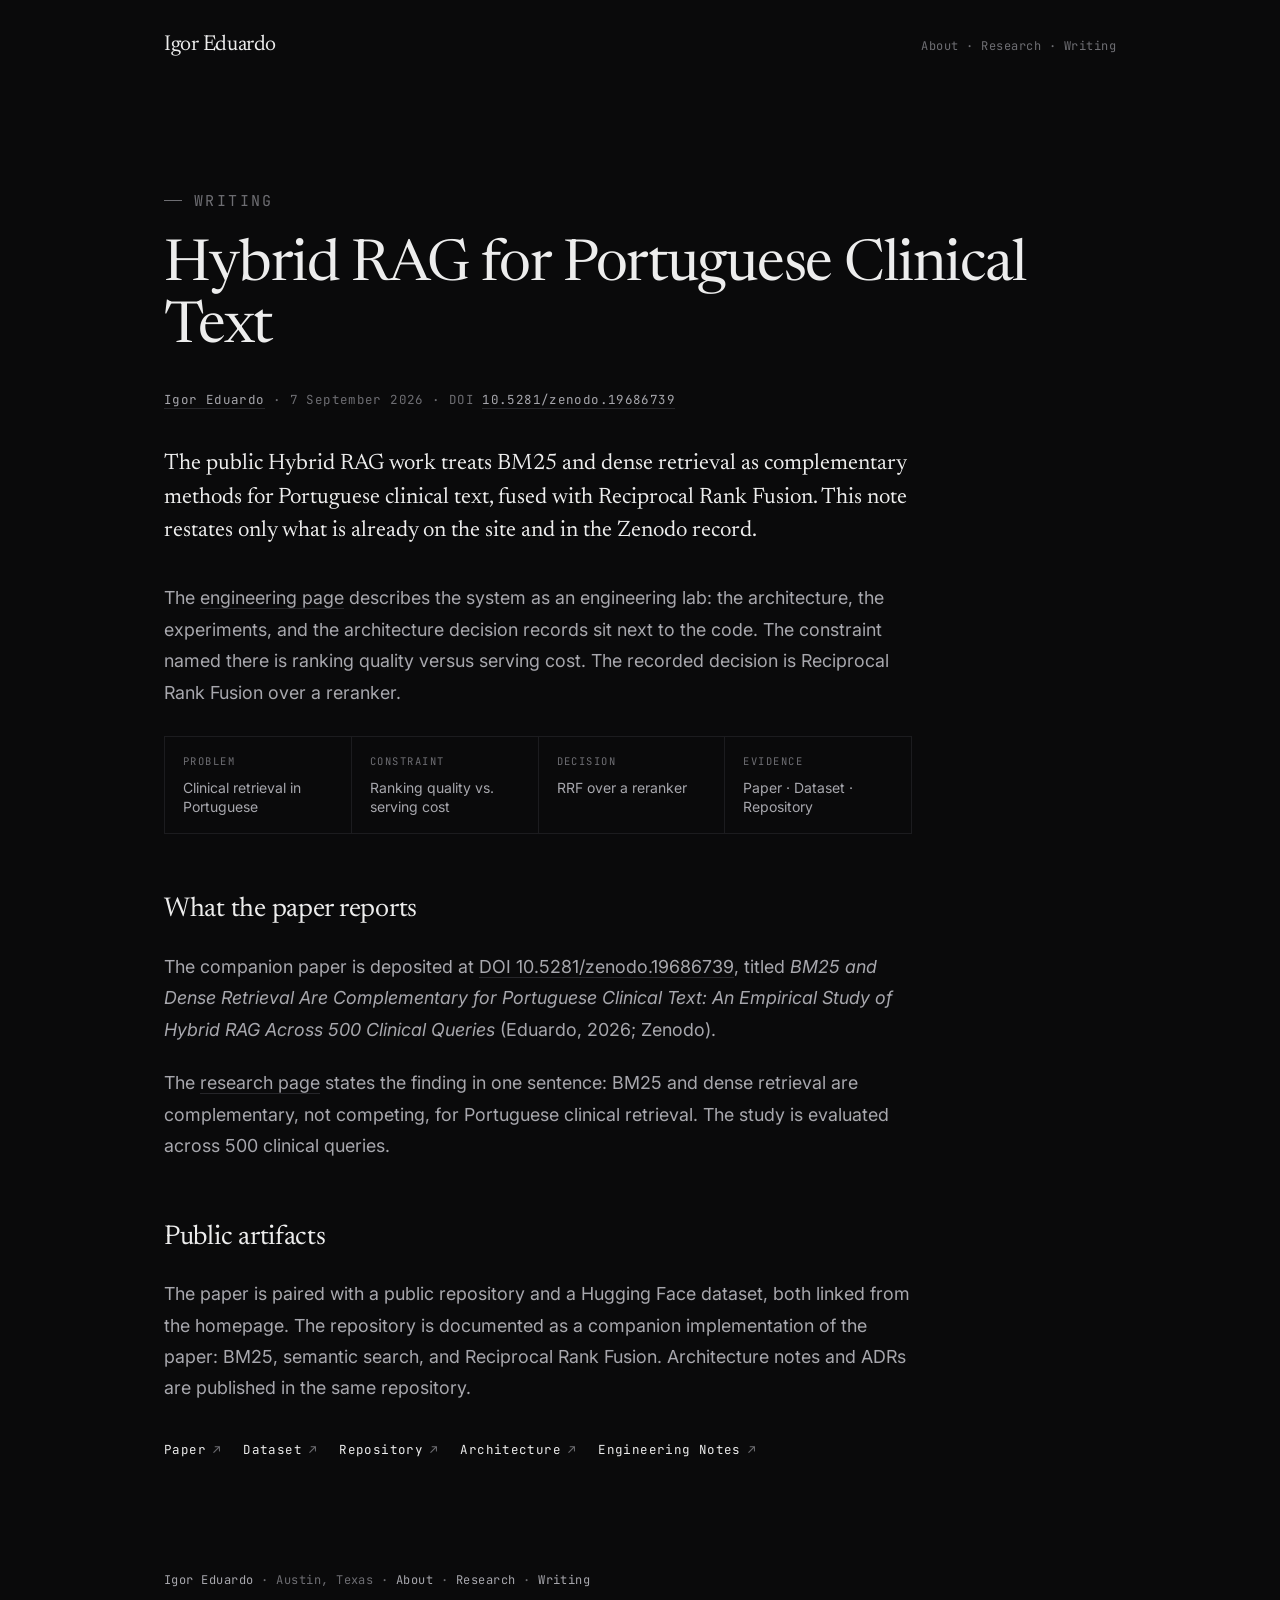
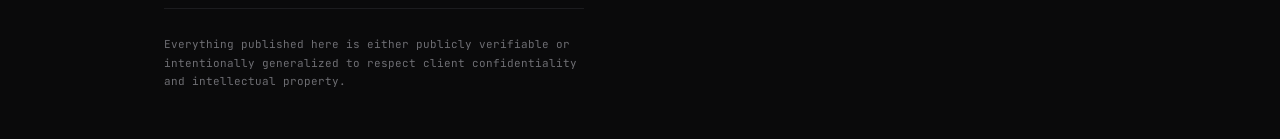
<file: writing/hybrid-rag-portuguese-clinical.html>
<!DOCTYPE html>
<html lang="en">
<head>
<meta charset="UTF-8">
<meta name="viewport" content="width=device-width, initial-scale=1.0">
<!-- Google tag (gtag.js) -->
<script async src="https://www.googletagmanager.com/gtag/js?id=G-GVETYRRB9K"></script>
<script>
  window.dataLayer = window.dataLayer || [];
  function gtag(){dataLayer.push(arguments);}
  gtag('js', new Date());

  gtag('config', 'G-GVETYRRB9K');
</script>
<title>Hybrid RAG for Portuguese Clinical Text | Igor Eduardo</title>
<meta name="description" content="A short note on Hybrid RAG for Portuguese clinical text: BM25, dense retrieval, and Reciprocal Rank Fusion. Paper DOI 10.5281/zenodo.19686739.">
<meta name="author" content="Igor Eduardo">
<link rel="canonical" href="https://igoreduardo.com/writing/hybrid-rag-portuguese-clinical.html">
<link rel="icon" href="/favicon.svg" type="image/svg+xml">
<link rel="icon" href="/favicon.ico" sizes="any">
<link rel="apple-touch-icon" href="/apple-touch-icon.png">
<meta property="og:title" content="Hybrid RAG for Portuguese Clinical Text | Igor Eduardo">
<meta property="og:description" content="BM25, dense retrieval, and Reciprocal Rank Fusion for Portuguese clinical text. Documented as an engineering lab with a public paper, dataset, and repository.">
<meta property="og:url" content="https://igoreduardo.com/writing/hybrid-rag-portuguese-clinical.html">
<meta property="og:type" content="article">
<meta property="og:image" content="https://igoreduardo.com/images/og-igor-eduardo.jpg">
<meta property="og:image:width" content="1200">
<meta property="og:image:height" content="630">
<meta property="og:image:alt" content="Igor Eduardo">
<meta property="og:locale" content="en_US">
<meta name="twitter:card" content="summary_large_image">
<meta name="twitter:title" content="Hybrid RAG for Portuguese Clinical Text | Igor Eduardo">
<meta name="twitter:description" content="BM25, dense retrieval, and Reciprocal Rank Fusion for Portuguese clinical text. Documented as an engineering lab with a public paper, dataset, and repository.">
<meta name="twitter:image" content="https://igoreduardo.com/images/og-igor-eduardo.jpg">
<meta name="twitter:creator" content="@igoreduardht">
<meta property="article:author" content="Igor Eduardo">
<meta property="article:published_time" content="2026-09-07">
<script type="application/ld+json">
{
  "@context": "https://schema.org",
  "@type": ["Article", "BlogPosting"],
  "headline": "Hybrid RAG for Portuguese Clinical Text",
  "description": "A short note on Hybrid RAG for Portuguese clinical text: BM25, dense retrieval, and Reciprocal Rank Fusion. Paper DOI 10.5281/zenodo.19686739.",
  "url": "https://igoreduardo.com/writing/hybrid-rag-portuguese-clinical.html",
  "mainEntityOfPage": {
    "@type": "WebPage",
    "@id": "https://igoreduardo.com/writing/hybrid-rag-portuguese-clinical.html"
  },
  "datePublished": "2026-09-07",
  "dateModified": "2026-09-07",
  "inLanguage": "en",
  "author": {
    "@type": "Person",
    "@id": "https://igoreduardo.com/#igor",
    "name": "Igor Eduardo",
    "url": "https://igoreduardo.com/"
  },
  "citation": {
    "@type": "ScholarlyArticle",
    "name": "BM25 and Dense Retrieval Are Complementary for Portuguese Clinical Text: An Empirical Study of Hybrid RAG Across 500 Clinical Queries",
    "author": {
      "@type": "Person",
      "@id": "https://igoreduardo.com/#igor",
      "name": "Igor Eduardo",
      "url": "https://igoreduardo.com/"
    },
    "identifier": "https://doi.org/10.5281/zenodo.19686739",
    "url": "https://doi.org/10.5281/zenodo.19686739",
    "datePublished": "2026"
  }
}
</script>
<link rel="preconnect" href="https://fonts.googleapis.com">
<link rel="preconnect" href="https://fonts.gstatic.com" crossorigin>
<link href="https://fonts.googleapis.com/css2?family=Newsreader:ital,opsz,wght@0,6..72,400;0,6..72,500;1,6..72,400&family=Inter:wght@400;500;600&family=JetBrains+Mono:wght@400;500&display=swap" rel="stylesheet">
<link rel="stylesheet" href="styles.css">
</head>
<body>
  <div class="wrap">
    <nav class="site-nav" aria-label="Primary">
      <a class="brand" href="/">Igor Eduardo</a>
      <div class="crumb"><a href="/about/">About</a> · <a href="/research/">Research</a> · <a href="/writing/">Writing</a></div>
    </nav>
  </div>

  <article class="article">
    <div class="wrap">
      <header class="page-head">
        <div class="eyebrow">Writing</div>
        <h1>Hybrid RAG for Portuguese Clinical Text</h1>
        <p class="byline">
          <a href="https://igoreduardo.com/">Igor Eduardo</a>
          · 7 September 2026
          · DOI <a href="https://doi.org/10.5281/zenodo.19686739" target="_blank" rel="noopener">10.5281/zenodo.19686739</a>
        </p>
      </header>

      <div class="prose">
        <p class="lead">The public Hybrid RAG work treats BM25 and dense retrieval as complementary methods for Portuguese clinical text, fused with Reciprocal Rank Fusion. This note restates only what is already on the site and in the Zenodo record.</p>

        <p>The <a href="/#engineering">engineering page</a> describes the system as an engineering lab: the architecture, the experiments, and the architecture decision records sit next to the code. The constraint named there is ranking quality versus serving cost. The recorded decision is Reciprocal Rank Fusion over a reranker.</p>

        <dl class="spine">
          <div><dt>Problem</dt><dd>Clinical retrieval in Portuguese</dd></div>
          <div><dt>Constraint</dt><dd>Ranking quality vs. serving cost</dd></div>
          <div><dt>Decision</dt><dd>RRF over a reranker</dd></div>
          <div><dt>Evidence</dt><dd>Paper · Dataset · Repository</dd></div>
        </dl>

        <h2>What the paper reports</h2>
        <p>The companion paper is deposited at <a href="https://doi.org/10.5281/zenodo.19686739" target="_blank" rel="noopener">DOI 10.5281/zenodo.19686739</a>, titled <em>BM25 and Dense Retrieval Are Complementary for Portuguese Clinical Text: An Empirical Study of Hybrid RAG Across 500 Clinical Queries</em> (Eduardo, 2026; Zenodo).</p>
        <p>The <a href="/#research">research page</a> states the finding in one sentence: BM25 and dense retrieval are complementary, not competing, for Portuguese clinical retrieval. The study is evaluated across 500 clinical queries.</p>

        <h2>Public artifacts</h2>
        <p>The paper is paired with a public repository and a Hugging Face dataset, both linked from the homepage. The repository is documented as a companion implementation of the paper: BM25, semantic search, and Reciprocal Rank Fusion. Architecture notes and ADRs are published in the same repository.</p>
      </div>

      <div class="sources">
        <a href="https://doi.org/10.5281/zenodo.19686739" target="_blank" rel="noopener">Paper</a>
        <a href="https://huggingface.co/datasets/igor-eduardo-research/mirage-pt" target="_blank" rel="noopener">Dataset</a>
        <a href="https://github.com/nomad-link-id/hybrid-rag-pipeline" target="_blank" rel="noopener">Repository</a>
        <a href="https://github.com/nomad-link-id/hybrid-rag-pipeline/blob/main/engineering/ARCHITECTURE.md" target="_blank" rel="noopener">Architecture</a>
        <a href="https://github.com/nomad-link-id/hybrid-rag-pipeline/tree/main/adrs" target="_blank" rel="noopener">Engineering Notes</a>
      </div>
    </div>
  </article>

  <footer>
    <div class="wrap">
      <div class="foot-meta"><a href="/">Igor Eduardo</a> · Austin, Texas · <a href="/about/">About</a> · <a href="/research/">Research</a> · <a href="/writing/">Writing</a></div>
      <div class="foot-gov">Everything published here is either publicly verifiable or intentionally generalized to respect client confidentiality and intellectual property.</div>
    </div>
  </footer>
</body>
</html>
</file>
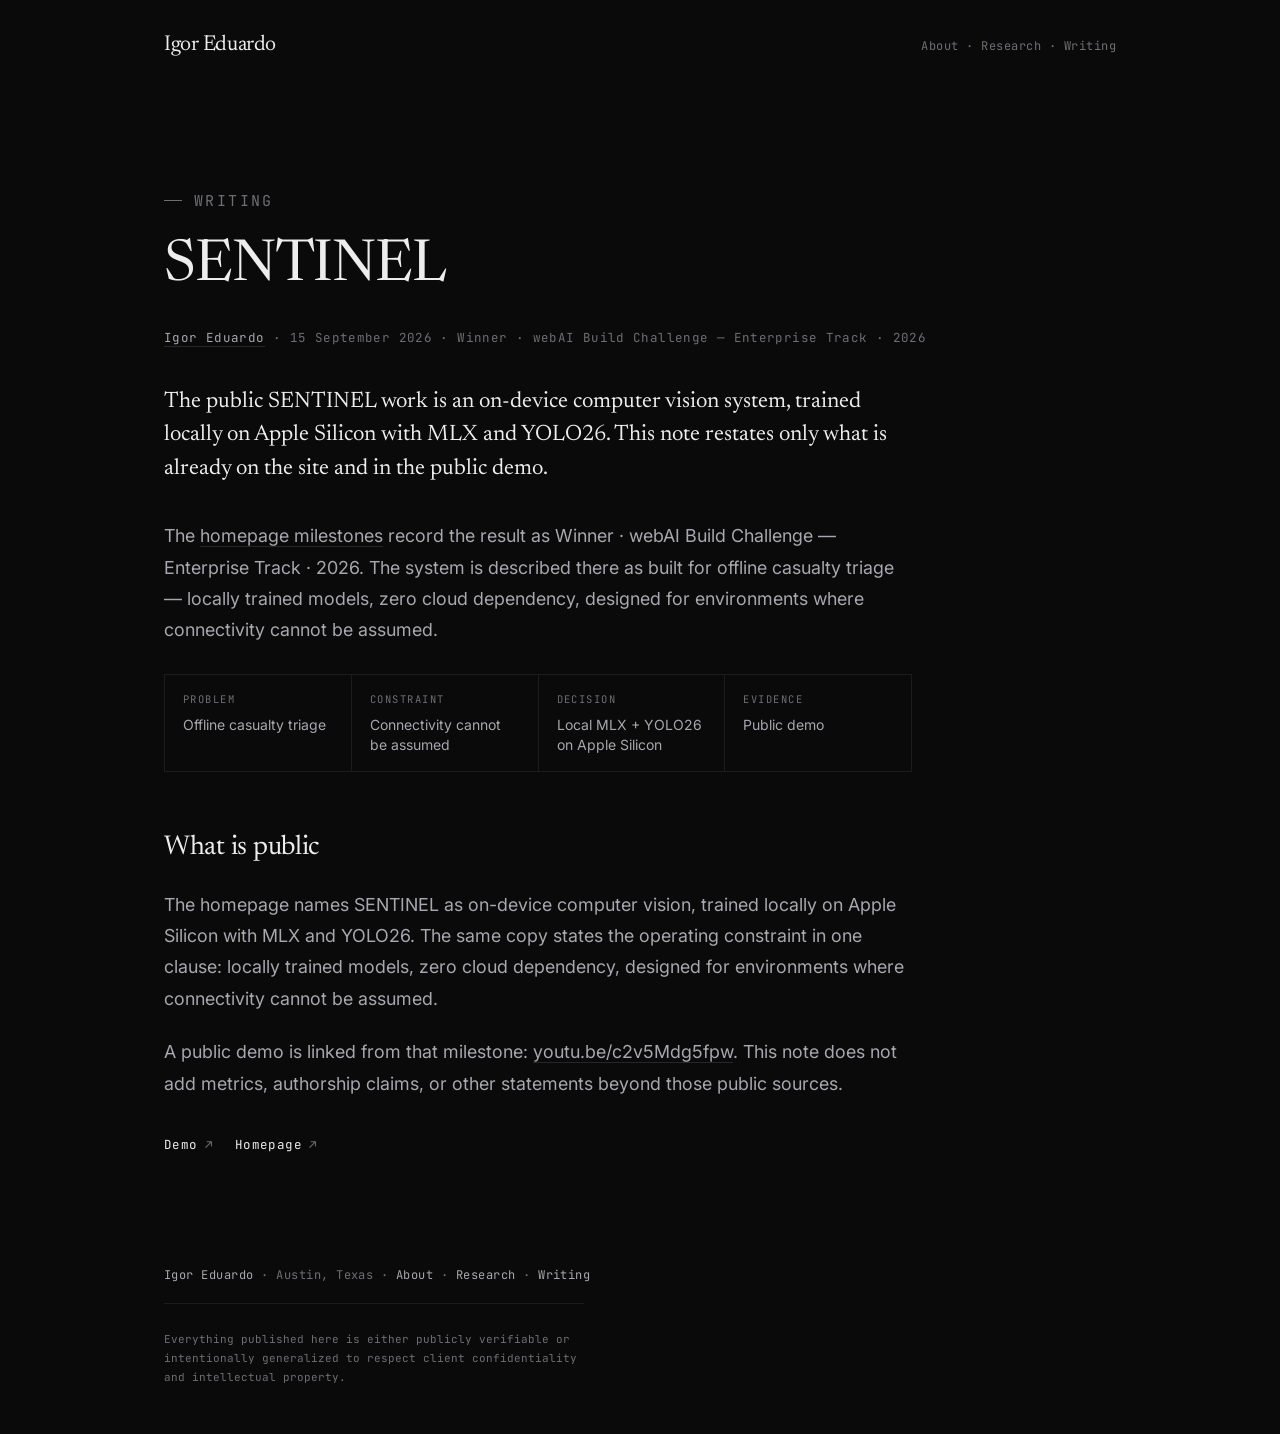
<file: writing/sentinel-webai.html>
<!DOCTYPE html>
<html lang="en">
<head>
<meta charset="UTF-8">
<meta name="viewport" content="width=device-width, initial-scale=1.0">
<!-- Google tag (gtag.js) -->
<script async src="https://www.googletagmanager.com/gtag/js?id=G-GVETYRRB9K"></script>
<script>
  window.dataLayer = window.dataLayer || [];
  function gtag(){dataLayer.push(arguments);}
  gtag('js', new Date());

  gtag('config', 'G-GVETYRRB9K');
</script>
<title>SENTINEL | Igor Eduardo</title>
<meta name="description" content="A short note on SENTINEL: on-device computer vision trained locally on Apple Silicon with MLX and YOLO26. Winner of the webAI Build Challenge Enterprise Track, 2026.">
<meta name="author" content="Igor Eduardo">
<link rel="canonical" href="https://igoreduardo.com/writing/sentinel-webai.html">
<link rel="icon" href="/favicon.svg" type="image/svg+xml">
<link rel="icon" href="/favicon.ico" sizes="any">
<link rel="apple-touch-icon" href="/apple-touch-icon.png">
<meta property="og:title" content="SENTINEL | Igor Eduardo">
<meta property="og:description" content="On-device computer vision for offline casualty triage — locally trained models, zero cloud dependency. Winner, webAI Build Challenge Enterprise Track, 2026.">
<meta property="og:url" content="https://igoreduardo.com/writing/sentinel-webai.html">
<meta property="og:type" content="article">
<meta property="og:image" content="https://igoreduardo.com/images/og-igor-eduardo.jpg">
<meta property="og:image:width" content="1200">
<meta property="og:image:height" content="630">
<meta property="og:image:alt" content="Igor Eduardo">
<meta property="og:locale" content="en_US">
<meta name="twitter:card" content="summary_large_image">
<meta name="twitter:title" content="SENTINEL | Igor Eduardo">
<meta name="twitter:description" content="On-device computer vision for offline casualty triage — locally trained models, zero cloud dependency. Winner, webAI Build Challenge Enterprise Track, 2026.">
<meta name="twitter:image" content="https://igoreduardo.com/images/og-igor-eduardo.jpg">
<meta name="twitter:creator" content="@igoreduardht">
<meta property="article:author" content="Igor Eduardo">
<meta property="article:published_time" content="2026-09-15">
<script type="application/ld+json">
{
  "@context": "https://schema.org",
  "@type": ["Article", "BlogPosting"],
  "headline": "SENTINEL",
  "description": "A short note on SENTINEL: on-device computer vision trained locally on Apple Silicon with MLX and YOLO26. Winner of the webAI Build Challenge Enterprise Track, 2026.",
  "url": "https://igoreduardo.com/writing/sentinel-webai.html",
  "mainEntityOfPage": {
    "@type": "WebPage",
    "@id": "https://igoreduardo.com/writing/sentinel-webai.html"
  },
  "datePublished": "2026-09-15",
  "dateModified": "2026-09-15",
  "inLanguage": "en",
  "author": {
    "@type": "Person",
    "@id": "https://igoreduardo.com/#igor",
    "name": "Igor Eduardo",
    "url": "https://igoreduardo.com/"
  }
}
</script>
<link rel="preconnect" href="https://fonts.googleapis.com">
<link rel="preconnect" href="https://fonts.gstatic.com" crossorigin>
<link href="https://fonts.googleapis.com/css2?family=Newsreader:ital,opsz,wght@0,6..72,400;0,6..72,500;1,6..72,400&family=Inter:wght@400;500;600&family=JetBrains+Mono:wght@400;500&display=swap" rel="stylesheet">
<link rel="stylesheet" href="styles.css">
</head>
<body>
  <div class="wrap">
    <nav class="site-nav" aria-label="Primary">
      <a class="brand" href="/">Igor Eduardo</a>
      <div class="crumb"><a href="/about/">About</a> · <a href="/research/">Research</a> · <a href="/writing/">Writing</a></div>
    </nav>
  </div>

  <article class="article">
    <div class="wrap">
      <header class="page-head">
        <div class="eyebrow">Writing</div>
        <h1>SENTINEL</h1>
        <p class="byline">
          <a href="https://igoreduardo.com/">Igor Eduardo</a>
          · 15 September 2026
          · Winner · webAI Build Challenge — Enterprise Track · 2026
        </p>
      </header>

      <div class="prose">
        <p class="lead">The public SENTINEL work is an on-device computer vision system, trained locally on Apple Silicon with MLX and YOLO26. This note restates only what is already on the site and in the public demo.</p>

        <p>The <a href="/">homepage milestones</a> record the result as Winner · webAI Build Challenge — Enterprise Track · 2026. The system is described there as built for offline casualty triage — locally trained models, zero cloud dependency, designed for environments where connectivity cannot be assumed.</p>

        <dl class="spine">
          <div><dt>Problem</dt><dd>Offline casualty triage</dd></div>
          <div><dt>Constraint</dt><dd>Connectivity cannot be assumed</dd></div>
          <div><dt>Decision</dt><dd>Local MLX + YOLO26 on Apple Silicon</dd></div>
          <div><dt>Evidence</dt><dd>Public demo</dd></div>
        </dl>

        <h2>What is public</h2>
        <p>The homepage names SENTINEL as on-device computer vision, trained locally on Apple Silicon with MLX and YOLO26. The same copy states the operating constraint in one clause: locally trained models, zero cloud dependency, designed for environments where connectivity cannot be assumed.</p>
        <p>A public demo is linked from that milestone: <a href="https://youtu.be/c2v5Mdg5fpw" target="_blank" rel="noopener">youtu.be/c2v5Mdg5fpw</a>. This note does not add metrics, authorship claims, or other statements beyond those public sources.</p>
      </div>

      <div class="sources">
        <a href="https://youtu.be/c2v5Mdg5fpw" target="_blank" rel="noopener">Demo</a>
        <a href="/">Homepage</a>
      </div>
    </div>
  </article>

  <footer>
    <div class="wrap">
      <div class="foot-meta"><a href="/">Igor Eduardo</a> · Austin, Texas · <a href="/about/">About</a> · <a href="/research/">Research</a> · <a href="/writing/">Writing</a></div>
      <div class="foot-gov">Everything published here is either publicly verifiable or intentionally generalized to respect client confidentiality and intellectual property.</div>
    </div>
  </footer>
</body>
</html>
</file>
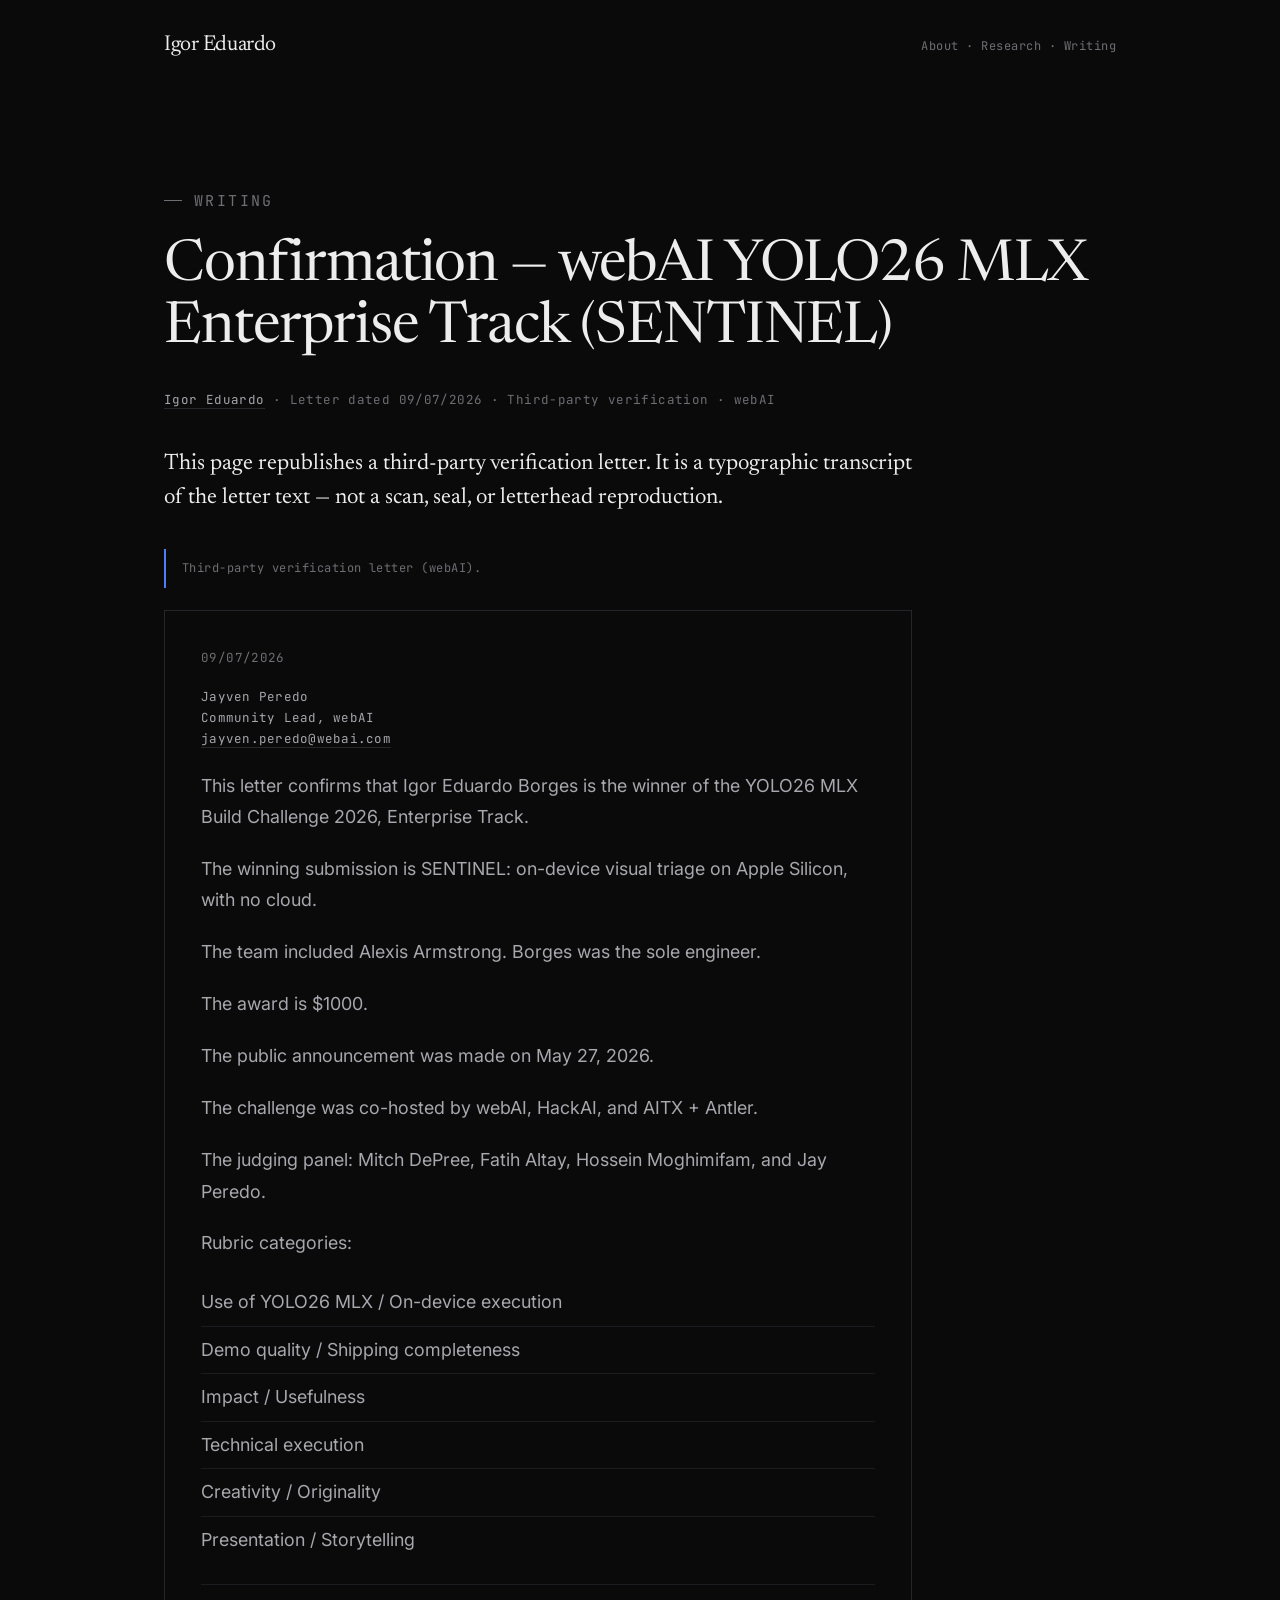
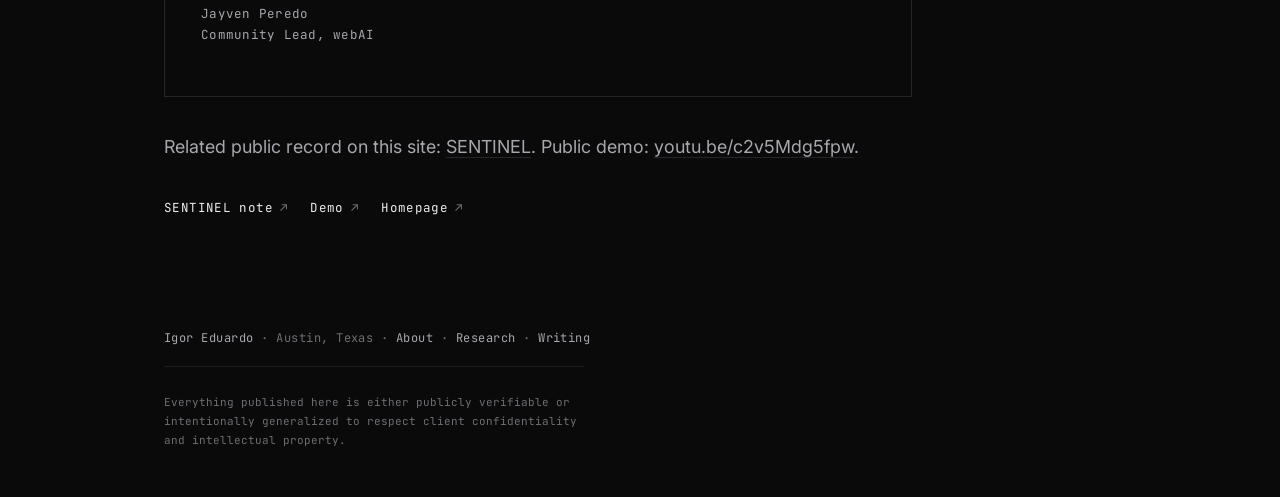
<file: writing/webai-sentinel-confirmation.html>
<!DOCTYPE html>
<html lang="en">
<head>
<meta charset="UTF-8">
<meta name="viewport" content="width=device-width, initial-scale=1.0">
<!-- Google tag (gtag.js) -->
<script async src="https://www.googletagmanager.com/gtag/js?id=G-GVETYRRB9K"></script>
<script>
  window.dataLayer = window.dataLayer || [];
  function gtag(){dataLayer.push(arguments);}
  gtag('js', new Date());

  gtag('config', 'G-GVETYRRB9K');
</script>
<title>Confirmation — webAI YOLO26 MLX Enterprise Track (SENTINEL) | Igor Eduardo</title>
<meta name="description" content="Verification page republishing a third-party letter from webAI confirming Igor Eduardo Borges as winner of the YOLO26 MLX Build Challenge 2026 Enterprise Track for SENTINEL.">
<meta name="author" content="Igor Eduardo">
<link rel="canonical" href="https://igoreduardo.com/writing/webai-sentinel-confirmation.html">
<link rel="icon" href="/favicon.svg" type="image/svg+xml">
<link rel="icon" href="/favicon.ico" sizes="any">
<link rel="apple-touch-icon" href="/apple-touch-icon.png">
<meta property="og:title" content="Confirmation — webAI YOLO26 MLX Enterprise Track (SENTINEL) | Igor Eduardo">
<meta property="og:description" content="Third-party verification letter (webAI): YOLO26 MLX Build Challenge 2026 Enterprise Track winner, SENTINEL.">
<meta property="og:url" content="https://igoreduardo.com/writing/webai-sentinel-confirmation.html">
<meta property="og:type" content="article">
<meta property="og:image" content="https://igoreduardo.com/images/og-igor-eduardo.jpg">
<meta property="og:image:width" content="1200">
<meta property="og:image:height" content="630">
<meta property="og:image:alt" content="Igor Eduardo">
<meta property="og:locale" content="en_US">
<meta name="twitter:card" content="summary_large_image">
<meta name="twitter:title" content="Confirmation — webAI YOLO26 MLX Enterprise Track (SENTINEL) | Igor Eduardo">
<meta name="twitter:description" content="Third-party verification letter (webAI): YOLO26 MLX Build Challenge 2026 Enterprise Track winner, SENTINEL.">
<meta name="twitter:image" content="https://igoreduardo.com/images/og-igor-eduardo.jpg">
<meta name="twitter:creator" content="@igoreduardht">
<meta property="article:author" content="Igor Eduardo">
<meta property="article:published_time" content="2026-09-07">
<script type="application/ld+json">
{
  "@context": "https://schema.org",
  "@type": ["Article", "BlogPosting"],
  "headline": "Confirmation — webAI YOLO26 MLX Enterprise Track (SENTINEL)",
  "description": "Verification page republishing a third-party letter from webAI confirming Igor Eduardo Borges as winner of the YOLO26 MLX Build Challenge 2026 Enterprise Track for SENTINEL.",
  "url": "https://igoreduardo.com/writing/webai-sentinel-confirmation.html",
  "mainEntityOfPage": {
    "@type": "WebPage",
    "@id": "https://igoreduardo.com/writing/webai-sentinel-confirmation.html"
  },
  "datePublished": "2026-09-07",
  "dateModified": "2026-09-15",
  "inLanguage": "en",
  "author": {
    "@type": "Person",
    "@id": "https://igoreduardo.com/#igor",
    "name": "Igor Eduardo",
    "url": "https://igoreduardo.com/"
  },
  "about": [
    {
      "@type": "Person",
      "@id": "https://igoreduardo.com/#igor",
      "name": "Igor Eduardo",
      "url": "https://igoreduardo.com/"
    },
    {
      "@type": "DigitalDocument",
      "name": "Confirmation letter — webAI YOLO26 MLX Build Challenge 2026 Enterprise Track (SENTINEL)",
      "dateCreated": "2026-09-07",
      "author": {
        "@type": "Person",
        "name": "Jayven Peredo",
        "jobTitle": "Community Lead",
        "email": "jayven.peredo@webai.com",
        "worksFor": {
          "@type": "Organization",
          "name": "webAI"
        }
      }
    }
  ]
}
</script>
<link rel="preconnect" href="https://fonts.googleapis.com">
<link rel="preconnect" href="https://fonts.gstatic.com" crossorigin>
<link href="https://fonts.googleapis.com/css2?family=Newsreader:ital,opsz,wght@0,6..72,400;0,6..72,500;1,6..72,400&family=Inter:wght@400;500;600&family=JetBrains+Mono:wght@400;500&display=swap" rel="stylesheet">
<link rel="stylesheet" href="styles.css">
</head>
<body>
  <div class="wrap">
    <nav class="site-nav" aria-label="Primary">
      <a class="brand" href="/">Igor Eduardo</a>
      <div class="crumb"><a href="/about/">About</a> · <a href="/research/">Research</a> · <a href="/writing/">Writing</a></div>
    </nav>
  </div>

  <article class="article">
    <div class="wrap">
      <header class="page-head">
        <div class="eyebrow">Writing</div>
        <h1>Confirmation — webAI YOLO26 MLX Enterprise Track (SENTINEL)</h1>
        <p class="byline">
          <a href="https://igoreduardo.com/">Igor Eduardo</a>
          · Letter dated 09/07/2026
          · Third-party verification · webAI
        </p>
      </header>

      <div class="prose">
        <p class="lead">This page republishes a third-party verification letter. It is a typographic transcript of the letter text — not a scan, seal, or letterhead reproduction.</p>

        <p class="notice">Third-party verification letter (webAI).</p>

        <blockquote class="letter">
          <p class="letter-date">09/07/2026</p>
          <p class="letter-from">
            Jayven Peredo<br>
            Community Lead, webAI<br>
            <a href="mailto:jayven.peredo@webai.com">jayven.peredo@webai.com</a>
          </p>
          <p>This letter confirms that Igor Eduardo Borges is the winner of the YOLO26 MLX Build Challenge 2026, Enterprise Track.</p>
          <p>The winning submission is SENTINEL: on-device visual triage on Apple Silicon, with no cloud.</p>
          <p>The team included Alexis Armstrong. Borges was the sole engineer.</p>
          <p>The award is $1000.</p>
          <p>The public announcement was made on May 27, 2026.</p>
          <p>The challenge was co-hosted by webAI, HackAI, and AITX + Antler.</p>
          <p>The judging panel: Mitch DePree, Fatih Altay, Hossein Moghimifam, and Jay Peredo.</p>
          <p>Rubric categories:</p>
          <ul>
            <li>Use of YOLO26 MLX / On-device execution</li>
            <li>Demo quality / Shipping completeness</li>
            <li>Impact / Usefulness</li>
            <li>Technical execution</li>
            <li>Creativity / Originality</li>
            <li>Presentation / Storytelling</li>
          </ul>
          <p class="letter-sign">
            Jayven Peredo<br>
            Community Lead, webAI
          </p>
        </blockquote>

        <p>Related public record on this site: <a href="/writing/sentinel-webai.html">SENTINEL</a>. Public demo: <a href="https://youtu.be/c2v5Mdg5fpw" target="_blank" rel="noopener">youtu.be/c2v5Mdg5fpw</a>.</p>
      </div>

      <div class="sources">
        <a href="/writing/sentinel-webai.html">SENTINEL note</a>
        <a href="https://youtu.be/c2v5Mdg5fpw" target="_blank" rel="noopener">Demo</a>
        <a href="/">Homepage</a>
      </div>
    </div>
  </article>

  <footer>
    <div class="wrap">
      <div class="foot-meta"><a href="/">Igor Eduardo</a> · Austin, Texas · <a href="/about/">About</a> · <a href="/research/">Research</a> · <a href="/writing/">Writing</a></div>
      <div class="foot-gov">Everything published here is either publicly verifiable or intentionally generalized to respect client confidentiality and intellectual property.</div>
    </div>
  </footer>
</body>
</html>
</file>
<file: writing/styles.css>
:root{
  --bg:#0A0A0B;
  --bg-raise:#141416;
  --line:#26262A;
  --line-soft:#1C1C1F;
  --fg:#EDEDED;
  --fg-dim:#A7A7AD;
  --fg-mute:#6E6E73;
  --accent:#4F7CFF;
  --serif:"Newsreader",Georgia,serif;
  --sans:"Inter",system-ui,sans-serif;
  --mono:"JetBrains Mono",ui-monospace,monospace;
  --maxw:1080px;
  --prose:68ch;
  --gutter:clamp(20px,5vw,64px);
}
*{box-sizing:border-box;margin:0;padding:0}
html{scroll-behavior:smooth}
body{
  background:var(--bg);color:var(--fg);
  font-family:var(--sans);font-size:17px;line-height:1.6;
  -webkit-font-smoothing:antialiased;text-rendering:optimizeLegibility;
  overflow-x:hidden;
}
a{color:inherit;text-decoration:none}
::selection{background:rgba(79,124,255,.28)}
.wrap{max-width:var(--maxw);margin:0 auto;padding:0 var(--gutter)}

.eyebrow{
  font-family:var(--mono);font-size:15px;letter-spacing:.16em;
  text-transform:uppercase;color:var(--fg-mute);
  display:flex;align-items:center;gap:12px;
}
.eyebrow::before{content:"";width:18px;height:1px;background:var(--fg-mute)}

.site-nav{
  padding:28px 0 0;
  display:flex;justify-content:space-between;align-items:baseline;
  gap:20px;flex-wrap:wrap;
}
.site-nav .brand{
  font-family:var(--serif);font-size:1.35rem;letter-spacing:-.02em;
}
.site-nav .crumb{
  font-family:var(--mono);font-size:12px;letter-spacing:.04em;color:var(--fg-mute);
}
.site-nav a{transition:color .25s}
.site-nav a:hover{color:var(--accent)}
.site-nav a[aria-current="page"]{color:var(--fg)}

.page-head{padding:clamp(48px,8vh,96px) 0 8px}
.page-head h1{
  font-family:var(--serif);font-weight:400;
  font-size:clamp(2.1rem,5vw,3.6rem);line-height:1.08;letter-spacing:-.02em;
  margin:.4em 0 .5em;
  overflow-wrap:anywhere;word-break:break-word;
}
.page-head .lede{
  max-width:48ch;color:var(--fg-dim);
  font-size:clamp(1.05rem,2vw,1.25rem);line-height:1.5;
}
.page-head .notice{max-width:68ch;margin-top:1.6em}
.notice a{color:var(--fg-dim);border-bottom:1px solid var(--line)}
.notice a:hover{color:var(--accent);border-bottom-color:var(--accent)}

.list{padding:clamp(32px,6vh,72px) 0 clamp(80px,12vh,140px);
  border-top:1px solid var(--line-soft);margin-top:clamp(32px,6vh,64px)}
.entry{
  background:var(--bg);padding:clamp(28px,4vw,44px) 0;
  border-bottom:1px solid var(--line-soft);
  max-width:var(--prose);
}
.entry .kicker{font-family:var(--mono);font-size:11px;letter-spacing:.14em;
  text-transform:uppercase;color:var(--fg-mute);margin-bottom:14px}
.entry h2{font-family:var(--serif);font-size:clamp(1.5rem,3vw,2rem);
  font-weight:400;letter-spacing:-.01em;margin-bottom:12px;
  overflow-wrap:anywhere;word-break:break-word;}
.entry h2 a{transition:color .25s}
.entry h2 a:hover{color:var(--accent)}
.entry p{color:var(--fg-dim);font-size:16px}
.entry p a{border-bottom:1px solid var(--line);transition:color .25s,border-color .25s}
.entry p a:hover{color:var(--accent);border-bottom-color:var(--accent)}
.list-label{
  font-family:var(--mono);font-size:12px;letter-spacing:.14em;
  text-transform:uppercase;color:var(--fg-mute);
  margin:28px 0 0;
}
.list-label:first-child{margin-top:0}

.profile{
  display:grid;grid-template-columns:280px minmax(0,1fr);
  gap:clamp(28px,5vw,72px);align-items:start;
  padding:clamp(8px,2vh,20px) 0 clamp(36px,6vh,64px);
}
.portrait{margin:0}
.portrait img{
  width:100%;height:auto;display:block;
  border:1px solid var(--line);background:var(--bg-raise);
}
.faq{
  padding:clamp(8px,2vh,16px) 0 clamp(80px,12vh,140px);
  border-top:1px solid var(--line-soft);
}
.faq h2{
  font-family:var(--serif);font-weight:400;
  font-size:clamp(1.6rem,3vw,2.2rem);letter-spacing:-.015em;
  margin-bottom:8px;
}
.faq-item{max-width:var(--prose);padding:22px 0;border-top:1px solid var(--line-soft)}
.faq-item h3{
  font-family:var(--serif);font-weight:400;font-size:1.35rem;
  letter-spacing:-.01em;margin-bottom:8px;
}
.faq-item p{color:var(--fg-dim);font-size:16px;line-height:1.7}
.faq-item a{border-bottom:1px solid var(--line);transition:color .25s,border-color .25s}
.faq-item a:hover{color:var(--accent);border-bottom-color:var(--accent)}
.entry .more{
  display:inline-block;margin-top:20px;
  font-family:var(--mono);font-size:12.5px;letter-spacing:.03em;
  transition:color .25s;
}
.entry .more::after{content:"→";margin-left:7px;color:var(--fg-mute)}
.entry .more:hover{color:var(--accent)}

.article{padding:clamp(36px,6vh,72px) 0 clamp(80px,12vh,140px)}
.article .byline{
  font-family:var(--mono);font-size:12.5px;color:var(--fg-mute);
  letter-spacing:.03em;margin-bottom:2.4em;line-height:1.7;
  overflow-wrap:anywhere;
}
.article .byline a{color:var(--fg-dim);border-bottom:1px solid var(--line);transition:color .25s,border-color .25s}
.article .byline a:hover{color:var(--accent);border-bottom-color:var(--accent)}
.prose{max-width:var(--prose)}
.prose p{color:var(--fg-dim);font-size:clamp(1rem,1.6vw,1.12rem);line-height:1.75;margin-bottom:1.25em}
.prose p.lead{
  font-family:var(--serif);font-size:clamp(1.15rem,2vw,1.4rem);
  line-height:1.5;color:var(--fg);margin-bottom:1.5em;
}
.prose h2{
  font-family:var(--serif);font-weight:400;
  font-size:clamp(1.35rem,2.4vw,1.7rem);letter-spacing:-.01em;
  margin:2em 0 .7em;color:var(--fg);
}
.prose a{border-bottom:1px solid var(--line);transition:color .25s,border-color .25s;overflow-wrap:anywhere}
.prose a:hover{color:var(--accent);border-bottom-color:var(--accent)}
.spine{display:grid;grid-template-columns:repeat(4,1fr);gap:1px;margin:28px 0 32px;
  background:var(--line-soft);border:1px solid var(--line-soft)}
.spine > div{background:var(--bg);padding:16px 18px}
.spine dt{font-family:var(--mono);font-size:10.5px;letter-spacing:.14em;
  text-transform:uppercase;color:var(--fg-mute);margin-bottom:8px}
.spine dd{font-size:14px;color:var(--fg-dim);line-height:1.4}
.sources{display:flex;gap:22px;flex-wrap:wrap;margin-top:36px}
.sources a{
  font-family:var(--mono);font-size:12.5px;letter-spacing:.03em;
  color:var(--fg);position:relative;padding-bottom:3px;transition:color .25s;
}
.sources a::after{content:"↗";margin-left:7px;color:var(--fg-mute);transition:color .25s}
.sources a:hover{color:var(--accent)}
.sources a:hover::after{color:var(--accent)}

.prose p.notice, .notice{
  font-family:var(--mono);font-size:12px;letter-spacing:.04em;
  color:var(--fg-mute);border-left:2px solid var(--accent);
  padding:10px 0 10px 16px;margin:0 0 1.8em;line-height:1.6;
  overflow-wrap:anywhere;
}
.letter{
  margin:0 0 2em;padding:clamp(22px,4vw,36px);
  border:1px solid var(--line);background:var(--bg);
  max-width:100%;overflow-wrap:anywhere;word-break:break-word;
}
.letter .letter-date{
  font-family:var(--mono);font-size:12.5px;color:var(--fg-mute);
  letter-spacing:.03em;margin-bottom:1.4em;
}
.letter .letter-from{
  font-family:var(--mono);font-size:12.5px;color:var(--fg-dim);
  line-height:1.7;letter-spacing:.02em;margin-bottom:1.6em;
}
.letter p{
  color:var(--fg-dim);font-size:clamp(1rem,1.6vw,1.12rem);
  line-height:1.75;margin-bottom:1.15em;
}
.letter ul{
  list-style:none;margin:0 0 1.25em;padding:0;
}
.letter li{
  color:var(--fg-dim);font-size:clamp(1rem,1.6vw,1.12rem);
  line-height:1.7;padding:8px 0;border-top:1px solid var(--line-soft);
}
.letter li:first-child{border-top:none}
.letter .letter-sign{
  font-family:var(--mono);font-size:12.5px;color:var(--fg-dim);
  line-height:1.7;letter-spacing:.02em;margin-top:.4em;
  padding-top:1.4em;border-top:1px solid var(--line-soft);
}
.prose p.editorial, .editorial{
  font-size:15px;color:var(--fg-mute);line-height:1.7;
}

footer{padding:0 0 48px}
.foot-gov{font-family:var(--mono);font-size:11px;color:var(--fg-mute);
  max-width:60ch;line-height:1.7;border-top:1px solid var(--line-soft);padding-top:26px}
.foot-meta{font-family:var(--mono);font-size:12px;color:var(--fg-mute);
  letter-spacing:.04em;margin-bottom:18px}
.foot-meta a{color:var(--fg-dim);transition:color .25s}
.foot-meta a:hover{color:var(--accent)}

@media(max-width:760px){
  .spine{grid-template-columns:1fr 1fr}
  .profile{grid-template-columns:1fr}
  .portrait img{max-width:280px}
}
@media(prefers-reduced-motion:reduce){
  html{scroll-behavior:auto}
}
</file>
